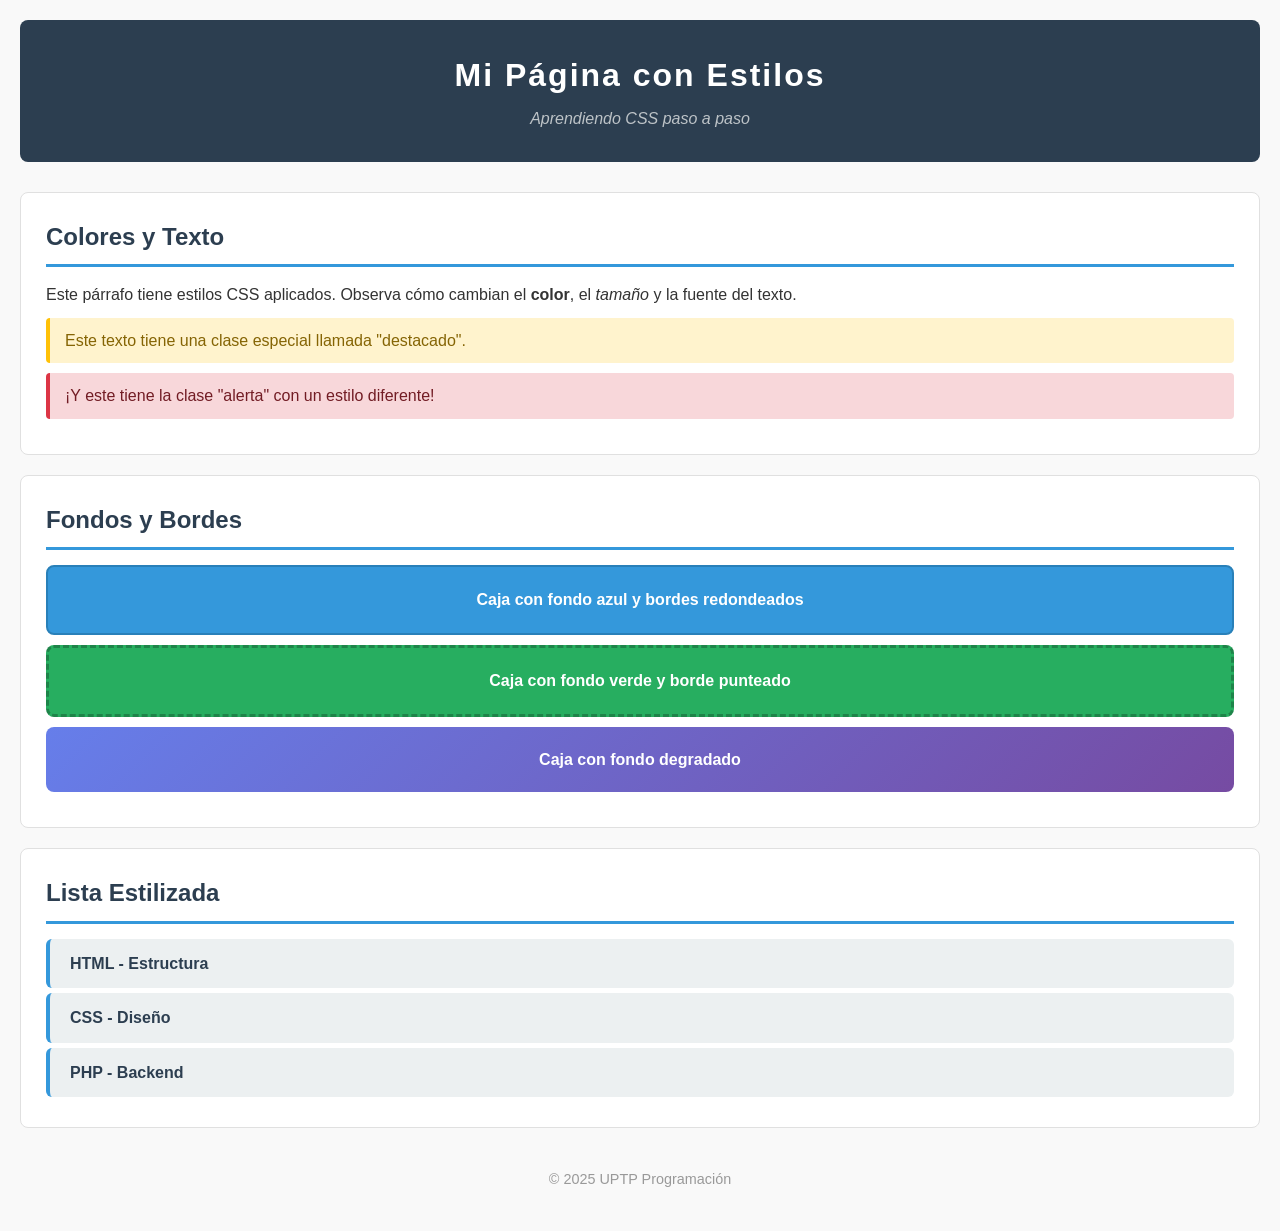
<file: 05-introduccion-css/ejemplos/index.html>
<!DOCTYPE html>
<html lang="es">
<head>
    <meta charset="UTF-8">
    <meta name="viewport" content="width=device-width, initial-scale=1.0">
    <title>Introducción a CSS - Ejemplo</title>
    <link rel="stylesheet" href="estilos-basicos.css">
</head>
<body>

    <header>
        <h1>Mi Página con Estilos</h1>
        <p class="subtitulo">Aprendiendo CSS paso a paso</p>
    </header>

    <main>
        <section>
            <h2>Colores y Texto</h2>
            <p>Este párrafo tiene estilos CSS aplicados. Observa cómo cambian el <strong>color</strong>, el <em>tamaño</em> y la fuente del texto.</p>
            <p class="destacado">Este texto tiene una clase especial llamada "destacado".</p>
            <p class="alerta">¡Y este tiene la clase "alerta" con un estilo diferente!</p>
        </section>

        <section>
            <h2>Fondos y Bordes</h2>
            <div class="caja caja-azul">
                <p>Caja con fondo azul y bordes redondeados</p>
            </div>
            <div class="caja caja-verde">
                <p>Caja con fondo verde y borde punteado</p>
            </div>
            <div class="caja caja-gradiente">
                <p>Caja con fondo degradado</p>
            </div>
        </section>

        <section>
            <h2>Lista Estilizada</h2>
            <ul class="lista-bonita">
                <li>HTML - Estructura</li>
                <li>CSS - Diseño</li>
                <li>PHP - Backend</li>
            </ul>
        </section>
    </main>

    <footer>
        <p>&copy; 2025 UPTP Programación</p>
    </footer>

</body>
</html>
</file>
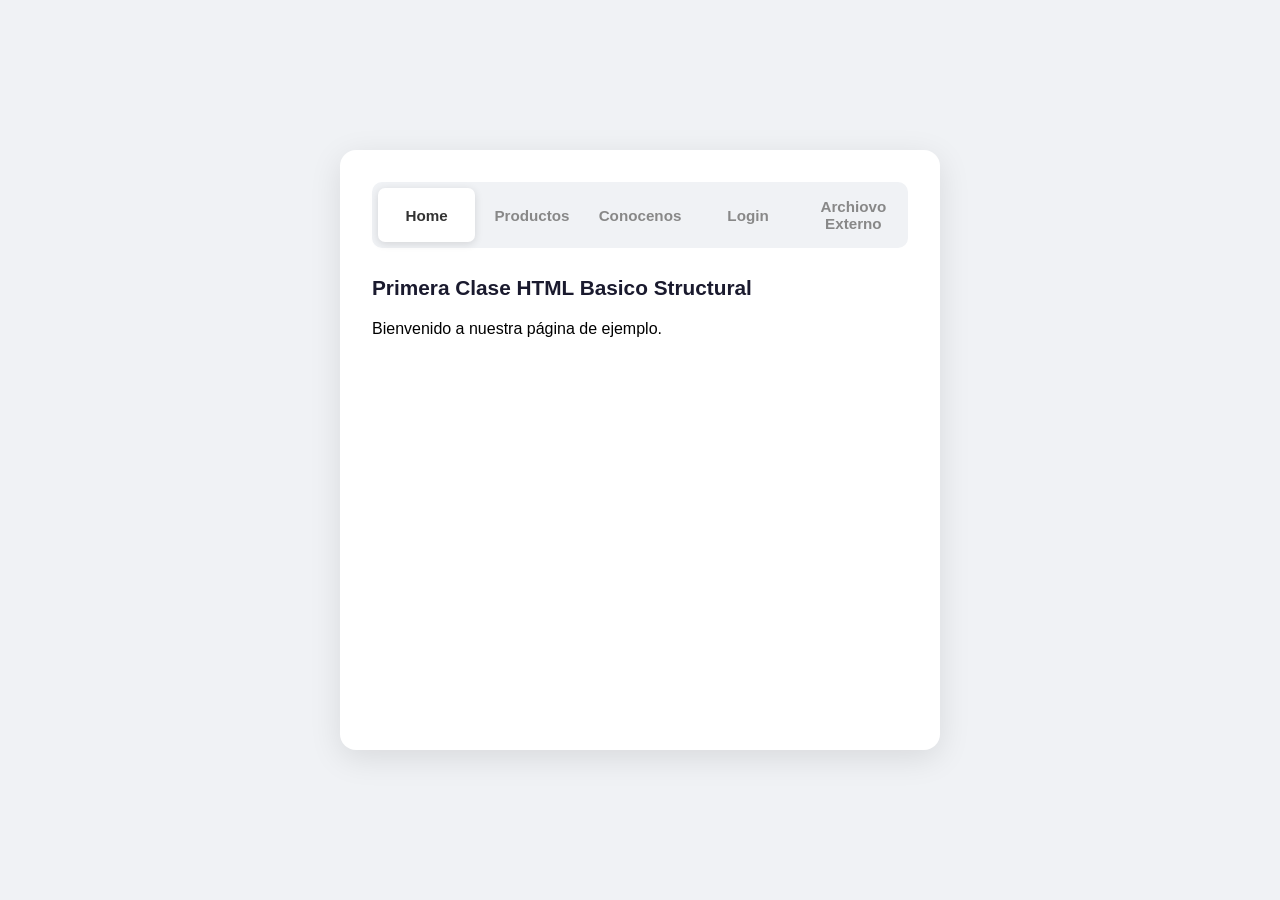
<file: clases/SegundaClase/Ejemplo Segunda Clase/index.html>
<!-- ===================================================================
     INDEX.HTML - Página principal con sistema de Tabs (pestañas)
     =================================================================== -->

<!-- ① DECLARACIÓN DEL TIPO DE DOCUMENTO
     DOCTYPE indica al navegador que este es un documento HTML5.
     Sin esta línea, el navegador podría entrar en "quirks mode"
     y renderizar la página de forma inconsistente.
     Ref: https://developer.mozilla.org/es/docs/Glossary/Doctype -->
<!DOCTYPE html>

<!-- ② ELEMENTO RAÍZ HTML
     <html> es el elemento raíz que envuelve todo el contenido.
     lang="es" indica que el idioma del contenido es español.
     Esto ayuda a lectores de pantalla y motores de búsqueda (SEO).
     Ref: https://developer.mozilla.org/es/docs/Web/HTML/Element/html
     Ref lang: https://developer.mozilla.org/es/docs/Web/HTML/Global_attributes/lang -->
<html lang="es">

<!-- ③ SECCIÓN HEAD - Metadatos del documento
     <head> contiene información SOBRE la página (no se muestra en pantalla).
     Incluye: charset, viewport, título, enlaces a CSS, etc.
     Ref: https://developer.mozilla.org/es/docs/Web/HTML/Element/head -->
<head>
  <!-- charset="UTF-8" define la codificación de caracteres.
       UTF-8 soporta todos los idiomas (ñ, á, é, 中文, العربية, etc.)
       Ref: https://developer.mozilla.org/es/docs/Web/HTML/Element/meta#charset -->
  <meta charset="UTF-8"/>

  <!-- viewport controla cómo se muestra la página en dispositivos móviles.
       width=device-width: el ancho se ajusta al ancho del dispositivo.
       initial-scale=1.0: sin zoom inicial.
       Sin esta línea, la página se vería diminuta en celulares.
       Ref: https://developer.mozilla.org/es/docs/Web/HTML/Viewport_meta_tag -->
  <meta name="viewport" content="width=device-width, initial-scale=1.0"/>

  <!-- <title> define el texto que aparece en la pestaña del navegador.
       También es usado por Google como título en resultados de búsqueda.
       Ref: https://developer.mozilla.org/es/docs/Web/HTML/Element/title -->
  <title>Menú con Formularios</title>

  <!-- <link rel="stylesheet"> enlaza un archivo CSS externo.
       href="style.css" indica la ruta al archivo de estilos.
       Esto separa la presentación (CSS) de la estructura (HTML).
       Ref: https://developer.mozilla.org/es/docs/Web/HTML/Element/link -->
  <link rel="stylesheet" href="style.css"/>
</head>

<!-- ④ SECCIÓN BODY - Contenido visible de la página
     Todo lo que está dentro de <body> se renderiza en el navegador.
     Ref: https://developer.mozilla.org/es/docs/Web/HTML/Element/body -->
<body>

  <!-- ⑤ CONTENEDOR PRINCIPAL
       <div> es un contenedor genérico sin significado semántico.
       class="container" le asigna una clase CSS para darle estilos
       (fondo blanco, bordes redondeados, sombra, ancho máximo).
       Ref: https://developer.mozilla.org/es/docs/Web/HTML/Element/div
       Ref class: https://developer.mozilla.org/es/docs/Web/HTML/Global_attributes/class -->
  <div class="container">

    <!-- ⑥ MENÚ DE NAVEGACIÓN CON TABS
         <nav> es un elemento semántico que indica una sección de navegación.
         Ayuda a lectores de pantalla a identificar el menú.
         Ref: https://developer.mozilla.org/es/docs/Web/HTML/Element/nav -->
    <nav class="menu">

      <!-- Cada <button> es un botón de pestaña.
           class="tab-btn" → estilos CSS del botón.
           class="active" → indica cuál pestaña está seleccionada inicialmente.
           data-tab="home" → atributo personalizado (data-*) que almacena
           el id del panel que este botón debe mostrar al hacer click.
           El JavaScript (app.js) lee este atributo con getAttribute('data-tab').
           Ref button: https://developer.mozilla.org/es/docs/Web/HTML/Element/button
           Ref data-*: https://developer.mozilla.org/es/docs/Learn/HTML/Howto/Use_data_attributes -->
      <button class="tab-btn active"
              data-tab="home">
        Home
      </button>
      <button class="tab-btn"
              data-tab="producto">
        Productos
      </button>
      <button class="tab-btn"
              data-tab="contacto">
        Conocenos
      </button>
      <button class="tab-btn"
              data-tab="login">
        Login
      </button>
       <!-- Botón que carga contenido desde un archivo HTML externo via iframe -->
            <button class="tab-btn"
                    data-tab="formularioRegistro">
                Archiovo Externo
            </button>
    </nav>

    <!-- ⑦ PANEL 1: HOME (visible por defecto)
         <section> es un elemento semántico que agrupa contenido temático.
         id="home" → identificador único para que JavaScript lo encuentre
         con getElementById('home').
         class="form-panel" → estilos CSS (oculto por defecto con display:none).
         class="active" → lo hace visible (display:block en CSS).
         Ref section: https://developer.mozilla.org/es/docs/Web/HTML/Element/section
         Ref id: https://developer.mozilla.org/es/docs/Web/HTML/Global_attributes/id -->
    <section id="home" class="form-panel active">
      <!-- <h2> es un encabezado de nivel 2 (subtítulo).
           Los niveles van de h1 (más importante) a h6 (menos importante).
           Ref: https://developer.mozilla.org/es/docs/Web/HTML/Element/Heading_Elements -->
      <h2>Primera Clase HTML Basico Structural</h2>
      <!-- <p> define un párrafo de texto.
           Ref: https://developer.mozilla.org/es/docs/Web/HTML/Element/p -->
      <p>Bienvenido a nuestra página de ejemplo.</p>
    </section>


    <!-- ⑧ PANEL 2: CONTACTO (oculto por defecto, sin clase "active")
         Contiene un formulario de contacto con campos de texto. -->
    <section id="contacto" class="form-panel">
      <h2>Contáctanos</h2>

      <!-- <form> define un formulario HTML para enviar datos.
           Sin atributo action, el formulario se envía a la misma página.
           Sin atributo method, usa GET por defecto.
           Ref: https://developer.mozilla.org/es/docs/Web/HTML/Element/form -->
      <form>
        <!-- <label> etiqueta descriptiva para un campo de formulario.
             Mejora la accesibilidad: lectores de pantalla lo leen al enfocar el campo.
             Ref: https://developer.mozilla.org/es/docs/Web/HTML/Element/label -->
        <label>Asunto</label>

        <!-- <input type="text"> crea un campo de texto de una sola línea.
             placeholder muestra texto de ayuda que desaparece al escribir.
             Ref input: https://developer.mozilla.org/es/docs/Web/HTML/Element/input
             Ref type="text": https://developer.mozilla.org/es/docs/Web/HTML/Element/input/text -->
        <input type="text" placeholder="¿En qué podemos ayudar?"/>

        <label>Mensaje</label>

        <!-- <textarea> crea un campo de texto multilínea.
             rows="4" define la altura visible (4 líneas de texto).
             A diferencia de <input>, permite saltos de línea.
             Ref: https://developer.mozilla.org/es/docs/Web/HTML/Element/textarea -->
        <textarea rows="4"
                  placeholder="Escribe tu mensaje aquí..."></textarea>

        <!-- type="submit" convierte el botón en un disparador del evento submit.
             Al hacer click, el formulario intenta enviar sus datos.
             Ref: https://developer.mozilla.org/es/docs/Web/HTML/Element/input/submit -->
        <button type="submit">Enviar mensaje</button>
      </form>
    </section>

    <!-- ⑨ PANEL 3: PRODUCTOS (oculto por defecto) -->
    <section id="producto" class="form-panel">
      <h2>Productos</h2>
      <p>Conoce nuestros productos y servicios.</p>

      <!-- <ul> crea una lista desordenada (con viñetas/bullets).
           Cada <li> es un elemento de la lista.
           Ref ul: https://developer.mozilla.org/es/docs/Web/HTML/Element/ul
           Ref li: https://developer.mozilla.org/es/docs/Web/HTML/Element/li -->
      <ul>
        <li>Producto A</li>
        <li>Producto B</li>
        <li>Producto C</li>
      </ul>
    </section>

    <!-- ⑩ PANEL 4: LOGIN (oculto por defecto)
         Formulario de inicio de sesión con usuario y contraseña. -->
    <section id="login" class="form-panel">
      <h2>Login</h2>
      <form>
        <label>Usuario</label>
        <input type="text" placeholder="Ingresa tu usuario"/>

        <label>Contraseña</label>

        <!-- type="password" oculta los caracteres escritos con puntos (•••).
             Es fundamental para campos de contraseña por seguridad visual.
             Ref: https://developer.mozilla.org/es/docs/Web/HTML/Element/input/password -->
        <input type="password" placeholder="Ingresa tu contraseña"/>

        <button type="submit">Iniciar sesión</button>
      </form>
    </section>

    <!-- ⑪ PANEL 5: FORMULARIO EXTERNO (cargado via iframe)
         Este panel carga un archivo HTML independiente dentro de un iframe. -->
    <section id="formularioRegistro" class="form-panel">

        <!-- <iframe> incrusta otro documento HTML dentro de la página actual.
             src="formularioRegistro.html" → ruta del archivo a cargar.
             width="100%" → ocupa todo el ancho del contenedor.
             height="450" → altura fija de 450 píxeles.
             style="border: none" → elimina el borde predeterminado del iframe.
             NOTA: El documento dentro del iframe tiene su propio DOM,
             CSS y JavaScript independientes del documento padre.
             Ref: https://developer.mozilla.org/es/docs/Web/HTML/Element/iframe -->
        <iframe
            src="formularioRegistro.html"
            width="100%"
            height="450"
            style="border: none; border-radius: 8px;"
        ></iframe>
    </section>

  </div>

  <!-- ⑫ SCRIPT DE JAVASCRIPT
       <script src="app.js"> carga y ejecuta un archivo JavaScript externo.
       Se coloca al final del body para que el HTML ya esté cargado
       cuando el script intente acceder a los elementos del DOM.
       Si se coloca en el <head>, los elementos aún no existirían.
       Ref: https://developer.mozilla.org/es/docs/Web/HTML/Element/script -->
  <script src="app.js"></script>
</body>
</html>
</file>
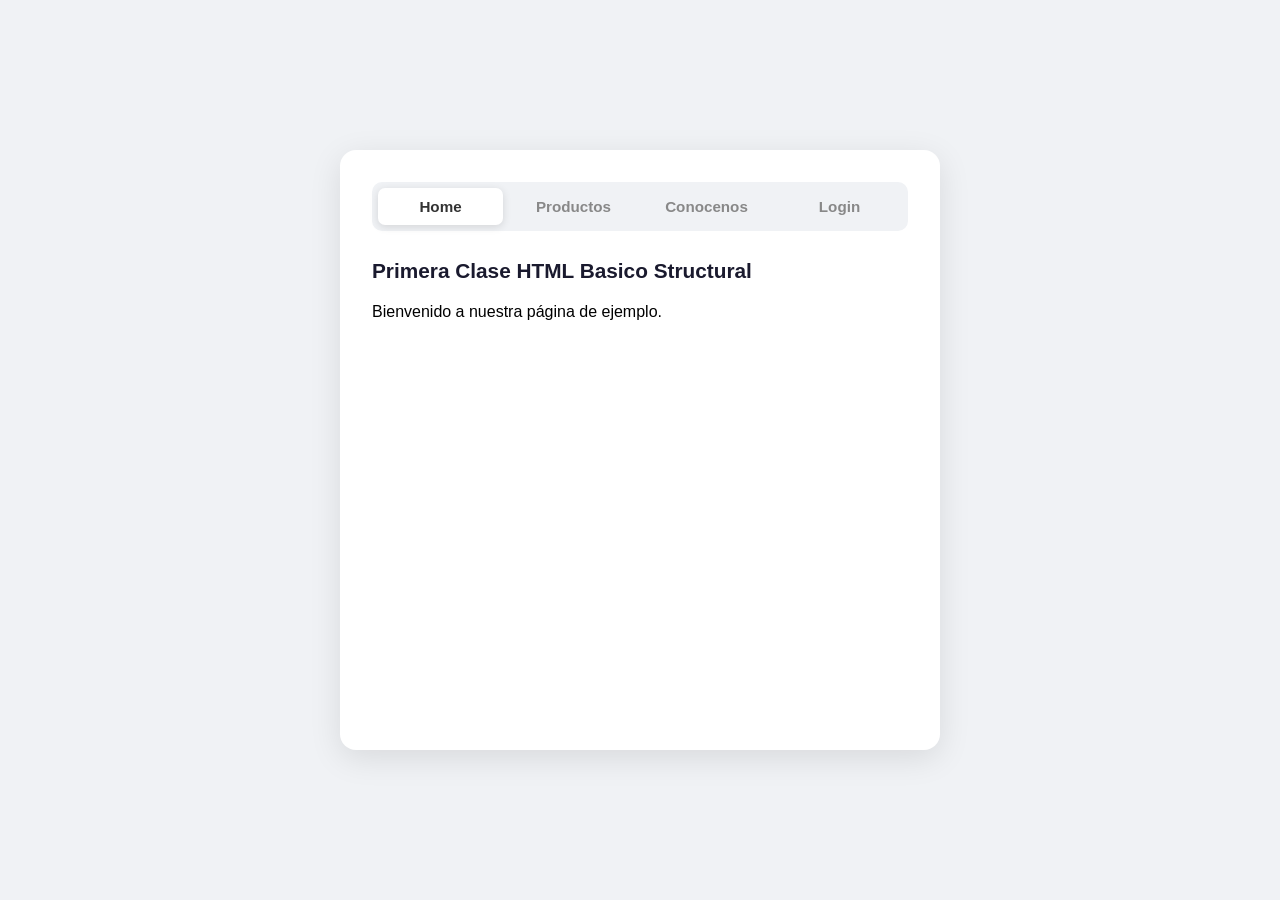
<file: clases/SegundaClase/Ejemplo/index.html>
<!-- index.html -->
<!DOCTYPE html>
<html lang="es">
<head>
  <meta charset="UTF-8"/>
  <meta name="viewport" content="width=device-width, initial-scale=1.0"/>
  <title>Menú con Formularios</title>
  <link rel="stylesheet" href="style.css"/>
</head>
<body>

  <div class="container">

    <!-- ① MENÚ DE NAVEGACIÓN -->
    <nav class="menu">
      <button class="tab-btn active"
              data-tab="home">
        Home
      </button>
      <button class="tab-btn"
              data-tab="producto">
        Productos
      </button>
      <button class="tab-btn"
              data-tab="contacto">
        Conocenos
      </button>
      <button class="tab-btn"
              data-tab="login">
        Login
      </button>
    </nav>

    <!-- ② FORMULARIO 1: REGISTRO -->
    <section id="home" class="form-panel active">
      <h2>Primera Clase HTML Basico Structural</h2>
      <p>Bienvenido a nuestra página de ejemplo.</p>
    </section>
    


    

    <!-- ③ FORMULARIO 2: CONTACTO -->
    <section id="contacto" class="form-panel">
      <h2>Contáctanos</h2>
      <form>
        <label>Asunto</label>
        <input type="text" placeholder="¿En qué podemos ayudar?"/>

        <label>Mensaje</label>
        <textarea rows="4"
                  placeholder="Escribe tu mensaje aquí..."></textarea>

        <button type="submit">Enviar mensaje</button>
      </form>
    </section>

    <!-- ③ FORMULARIO 3: Otros -->
    <section id="producto" class="form-panel">
      <h2>Productos</h2>
      <p>Conoce nuestros productos y servicios.</p>
      <ul>
        <li>Producto A</li>
        <li>Producto B</li>
        <li>Producto C</li>
      </ul>
    </section>  

    <section id="login" class="form-panel">
      <h2>Login</h2>
      <form>
        <label>Usuario</label>
        <input type="text" placeholder="Ingresa tu usuario"/>

        <label>Contraseña</label>
        <input type="password" placeholder="Ingresa tu contraseña"/>

        <button type="submit">Iniciar sesión</button>
      </form>
    </section>

  </div>

  <script src="app.js"></script>
</body>
</html>
</file>
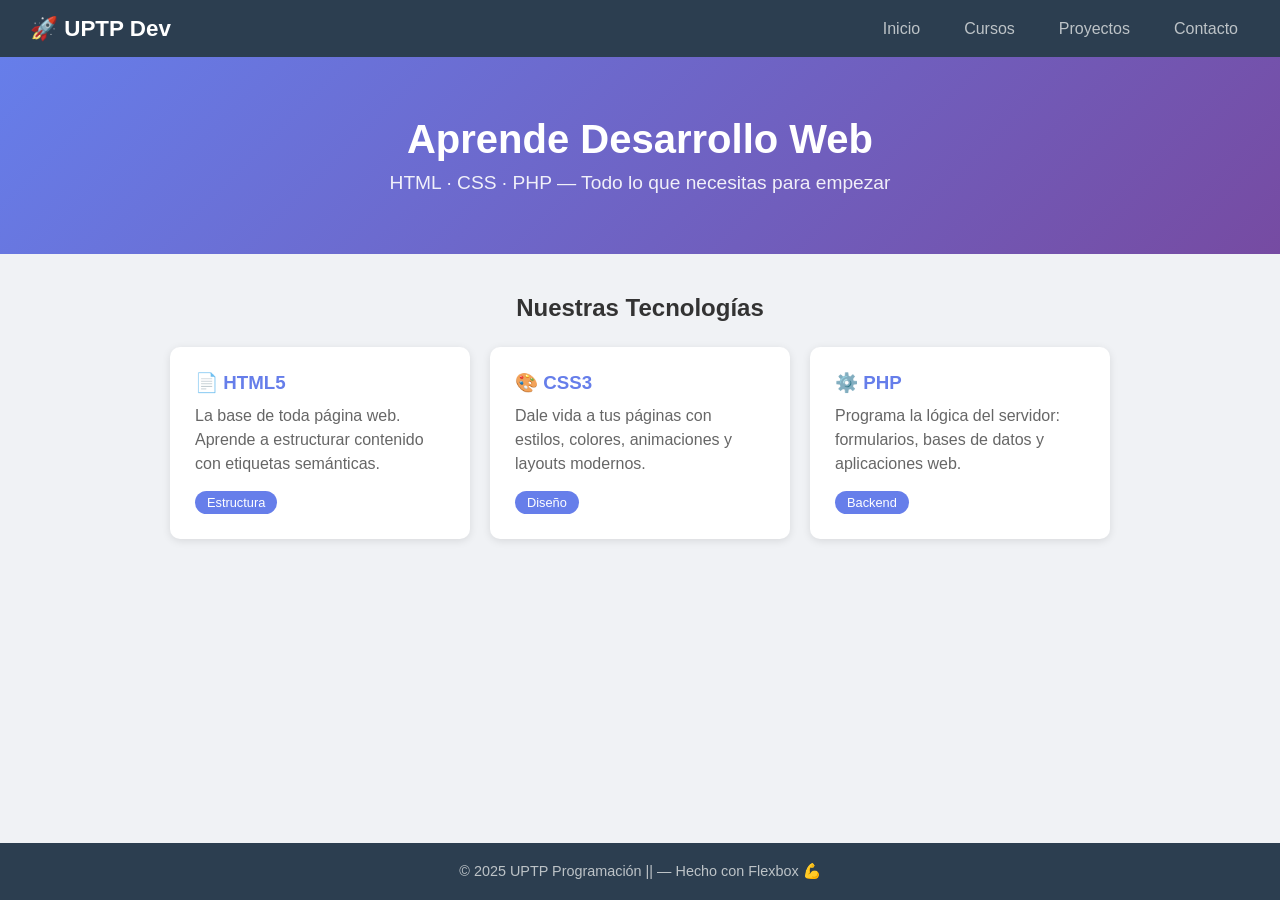
<file: layout-flexbox.html>
<!DOCTYPE html>
<html lang="es">
<head>
    <meta charset="UTF-8">
    <meta name="viewport" content="width=device-width, initial-scale=1.0">
    <title>Layout con Flexbox - Ejemplo</title>
    <style>
        * { box-sizing: border-box; margin: 0; padding: 0; }

        body {
            font-family: 'Segoe UI', sans-serif;
            display: flex;
            flex-direction: column;
            min-height: 100vh;
            background: #f0f2f5;
            color: #333;
        }

        /* --- NAVBAR --- */
        nav {
            display: flex;
            justify-content: space-between;
            align-items: center;
            background: #2c3e50;
            color: white;
            padding: 15px 30px;
        }

        .logo { font-size: 1.4rem; font-weight: bold; }

        .nav-links {
            display: flex;
            gap: 20px;
            list-style: none;
        }

        .nav-links a {
            color: #bdc3c7;
            text-decoration: none;
            padding: 8px 12px;
            border-radius: 4px;
            transition: background 0.3s;
        }

        .nav-links a:hover {
            background: #34495e;
            color: white;
        }

        /* --- HERO (centrado con flexbox) --- */
        .hero {
            display: flex;
            justify-content: center;
            align-items: center;
            flex-direction: column;
            background: linear-gradient(135deg, #667eea, #764ba2);
            color: white;
            padding: 60px 20px;
            text-align: center;
        }

        .hero h1 { font-size: 2.5rem; margin-bottom: 10px; }
        .hero p { font-size: 1.2rem; opacity: 0.9; }

        /* --- GRID DE TARJETAS --- */
        main {
            flex: 1;
            padding: 40px 30px;
            max-width: 1000px;
            margin: 0 auto;
            width: 100%;
        }

        main h2 { text-align: center; margin-bottom: 25px; }

        .tarjetas {
            display: flex;
            flex-wrap: wrap;
            gap: 20px;
            justify-content: center;
        }

        .tarjeta {
            flex: 1 1 280px;
            max-width: 320px;
            background: white;
            border-radius: 10px;
            padding: 25px;
            box-shadow: 0 2px 8px rgba(0, 0, 0, 0.1);
            transition: transform 0.3s;
        }

        .tarjeta:hover { transform: translateY(-5px); }

        .tarjeta h3 { color: #667eea; margin-bottom: 10px; }
        .tarjeta p { color: #666; line-height: 1.5; }

        .etiqueta {
            display: inline-block;
            background: #667eea;
            color: white;
            padding: 4px 12px;
            border-radius: 20px;
            font-size: 0.8rem;
            margin-top: 15px;
        }

        /* --- FOOTER --- */
        footer {
            display: flex;
            justify-content: center;
            align-items: center;
            background: #2c3e50;
            color: #bdc3c7;
            padding: 20px;
            font-size: 0.9rem;
        }
    </style>
</head>
<body>

    <!-- NAVBAR con justify-content: space-between -->
    <nav>
        <div class="logo">🚀 UPTP Dev</div>
        <ul class="nav-links">
            <li><a href="#">Inicio</a></li>
            <li><a href="#">Cursos</a></li>
            <li><a href="#">Proyectos</a></li>
            <li><a href="#">Contacto</a></li>
        </ul>
    </nav>

    <!-- HERO centrado con flexbox -->
    <section class="hero">
        <h1>Aprende Desarrollo Web</h1>
        <p>HTML · CSS · PHP — Todo lo que necesitas para empezar</p>
    </section>

    <!-- TARJETAS con flex-wrap -->
    <main>
        <h2>Nuestras Tecnologías</h2>
        <div class="tarjetas">
            <div class="tarjeta">
                <h3>📄 HTML5</h3>
                <p>La base de toda página web. Aprende a estructurar contenido con etiquetas semánticas.</p>
                <span class="etiqueta">Estructura</span>
            </div>
            <div class="tarjeta">
                <h3>🎨 CSS3</h3>
                <p>Dale vida a tus páginas con estilos, colores, animaciones y layouts modernos.</p>
                <span class="etiqueta">Diseño</span>
            </div>
            <div class="tarjeta">
                <h3>⚙️ PHP</h3>
                <p>Programa la lógica del servidor: formularios, bases de datos y aplicaciones web.</p>
                <span class="etiqueta">Backend</span>
            </div>
        </div>
    </main>

    <!-- FOOTER al fondo (gracias a flex: 1 en main) -->
    <footer>
        <p>&copy; 2025 UPTP Programación || — Hecho con Flexbox 💪</p>
    </footer>

</body>
</html>
</file>
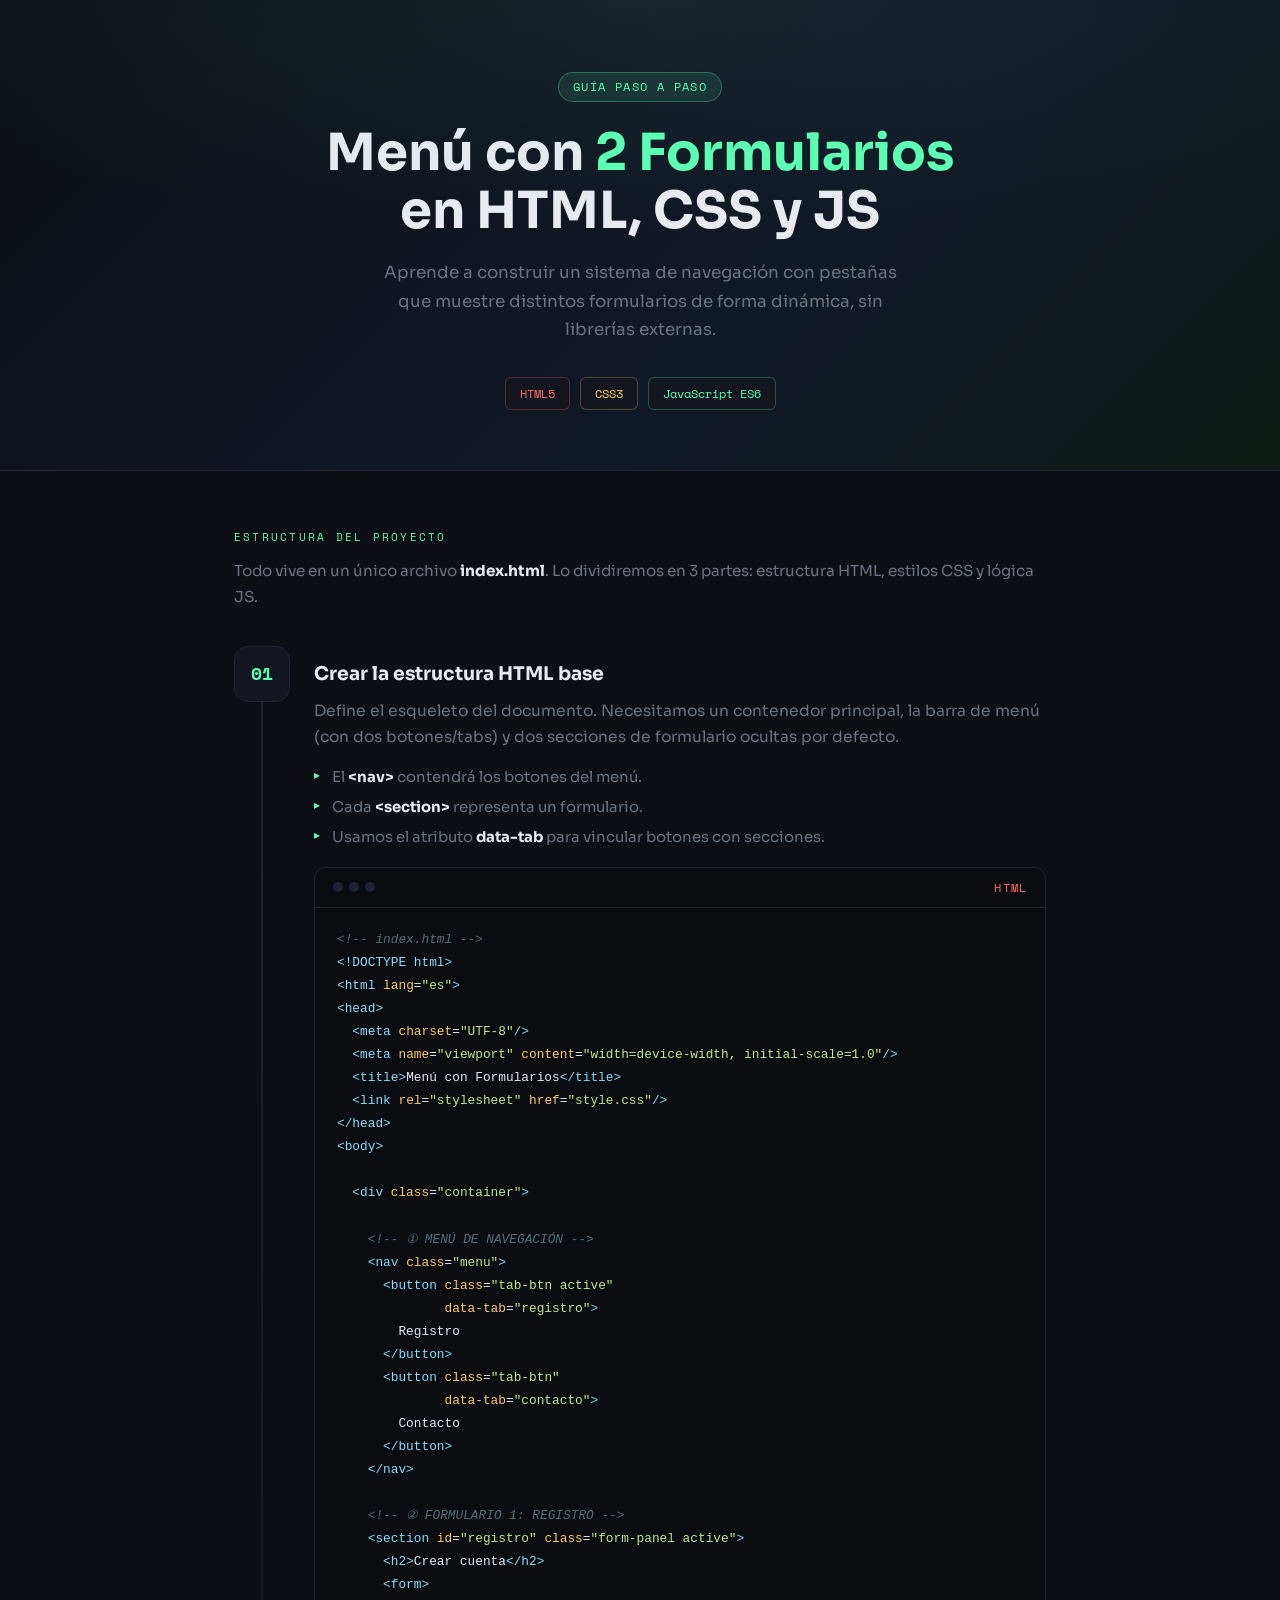
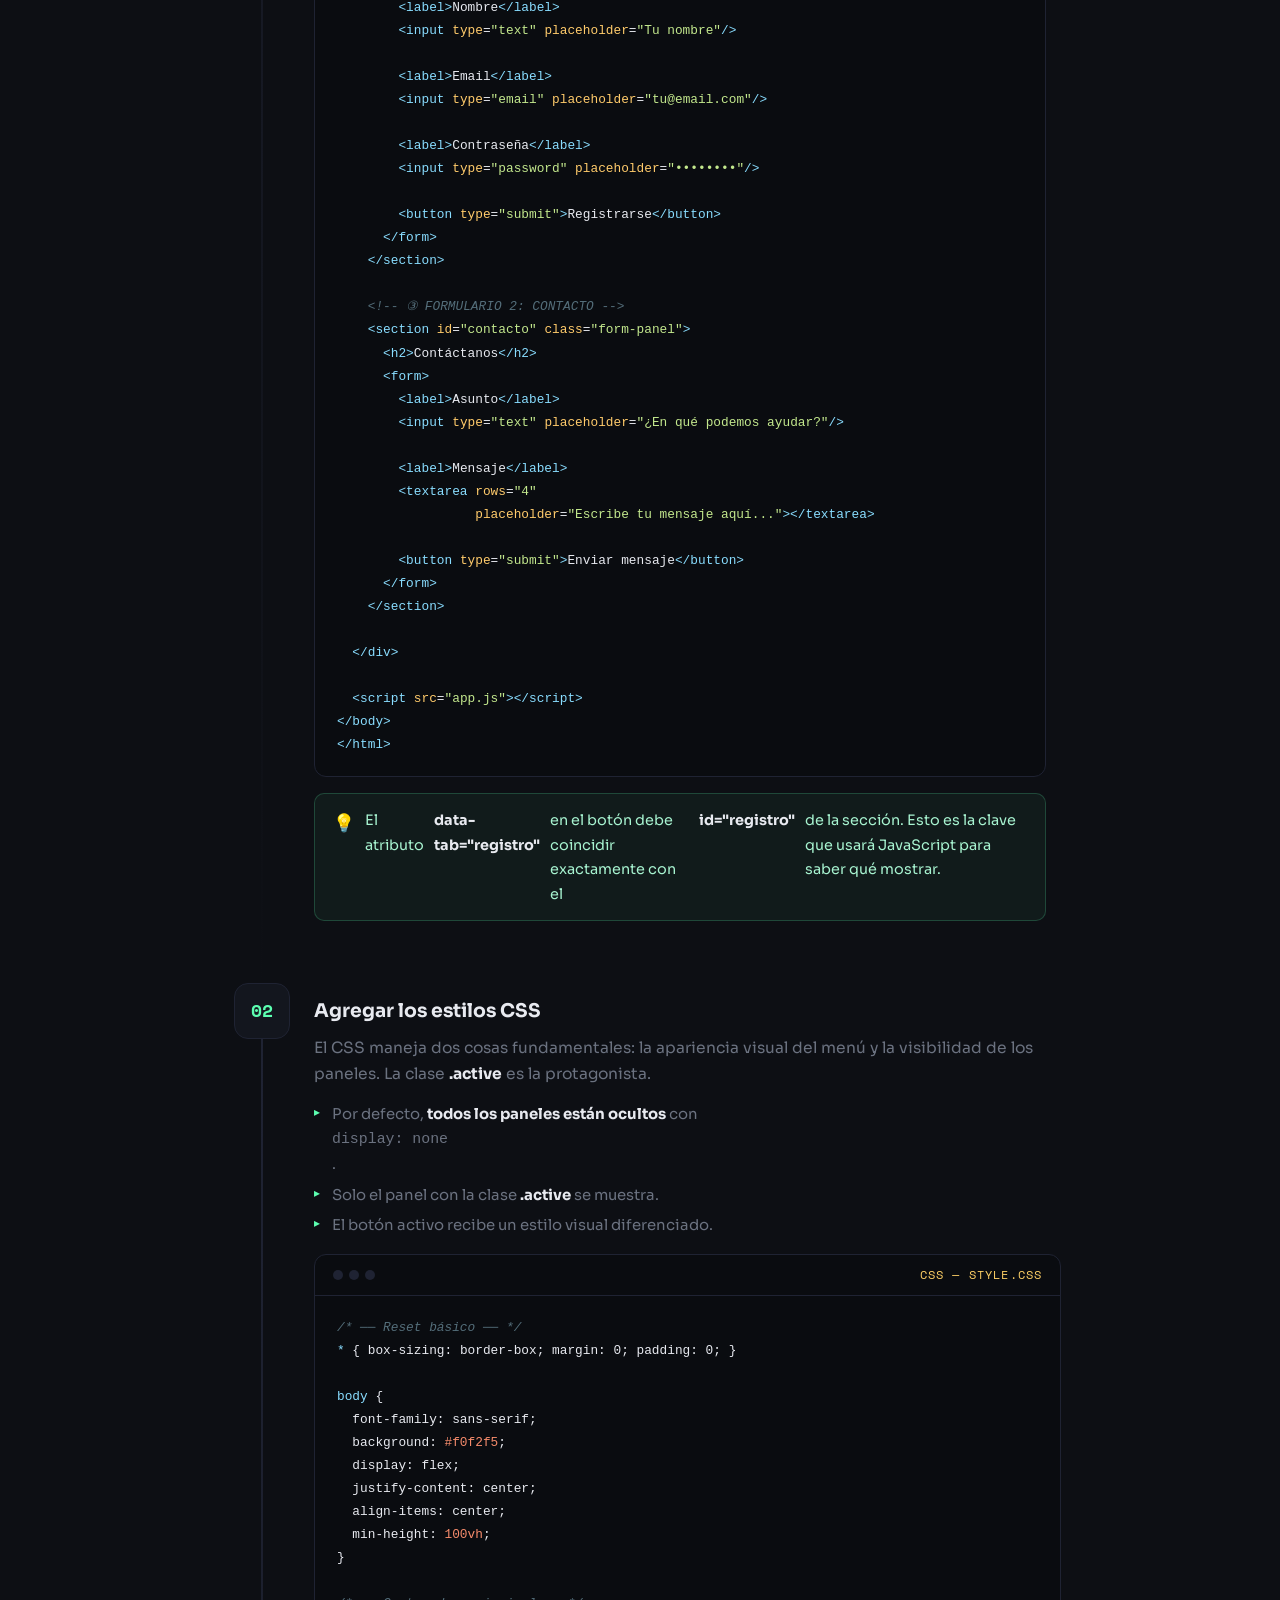
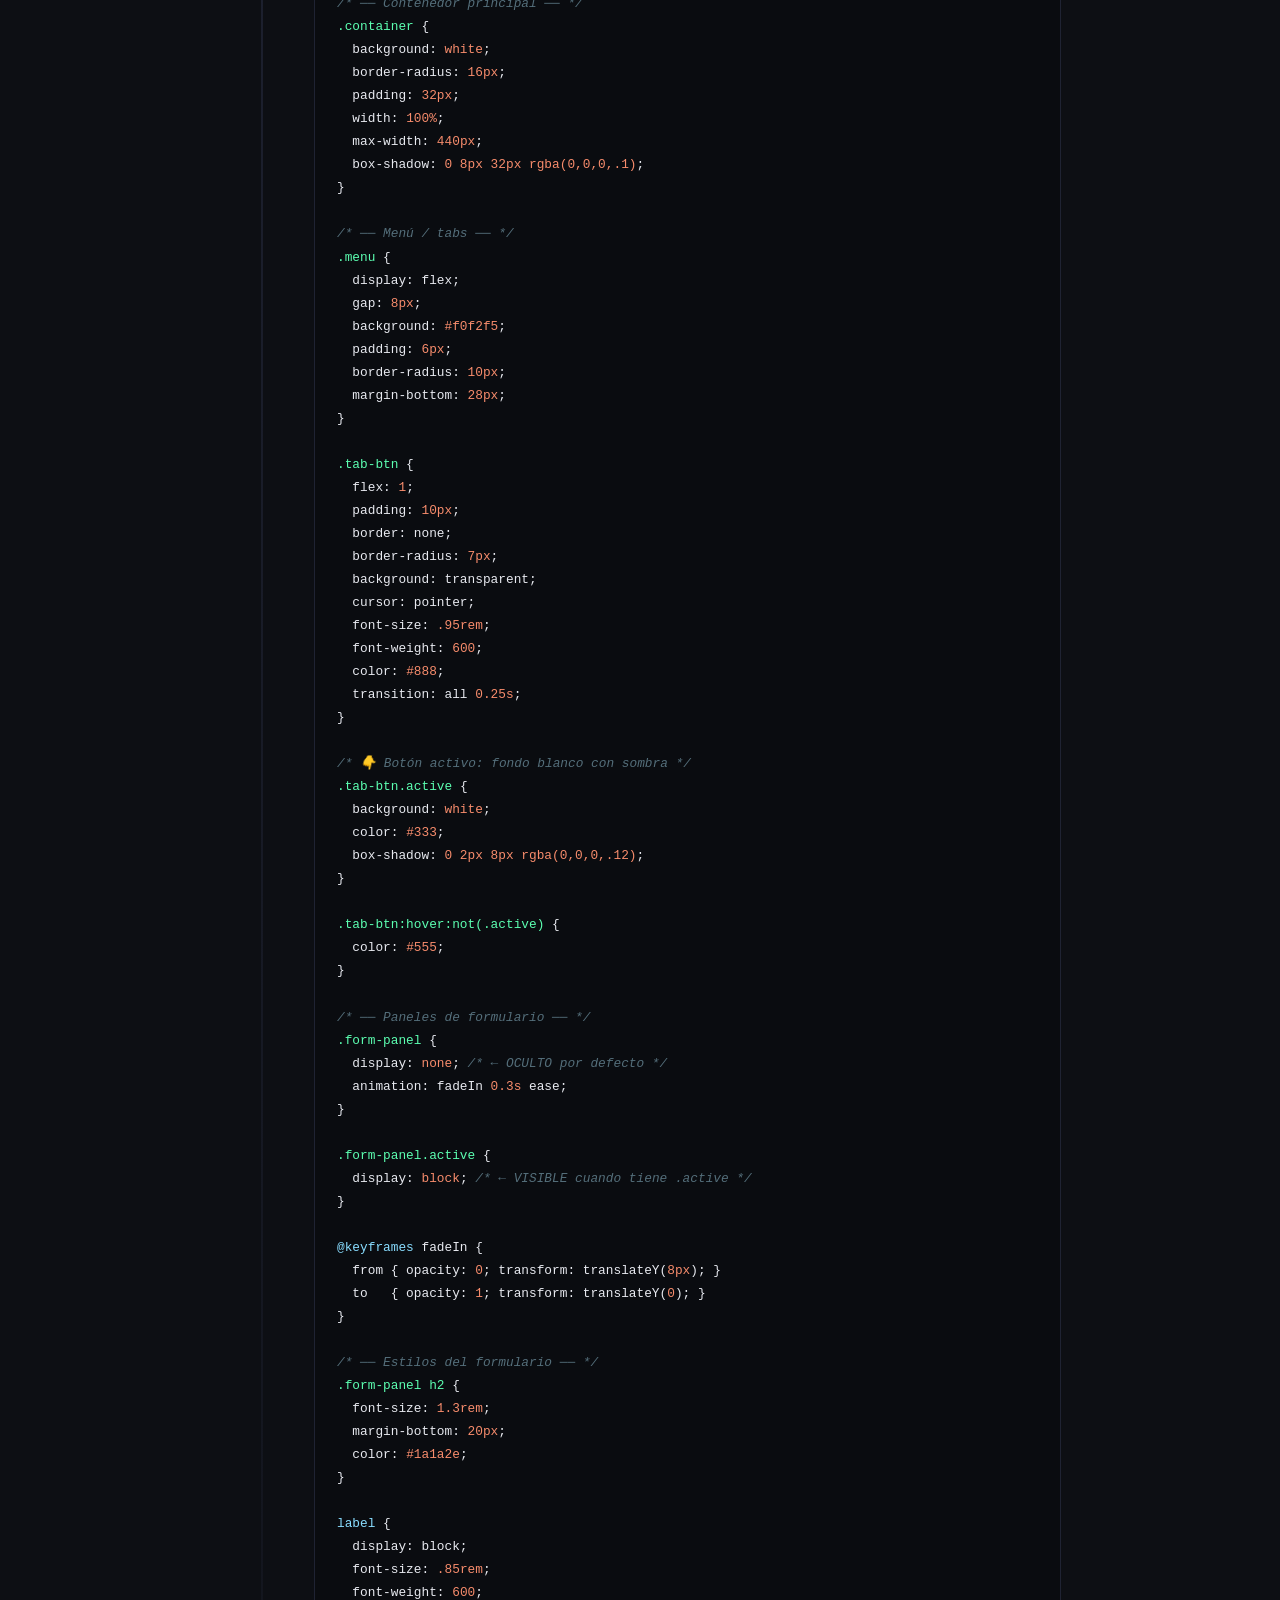
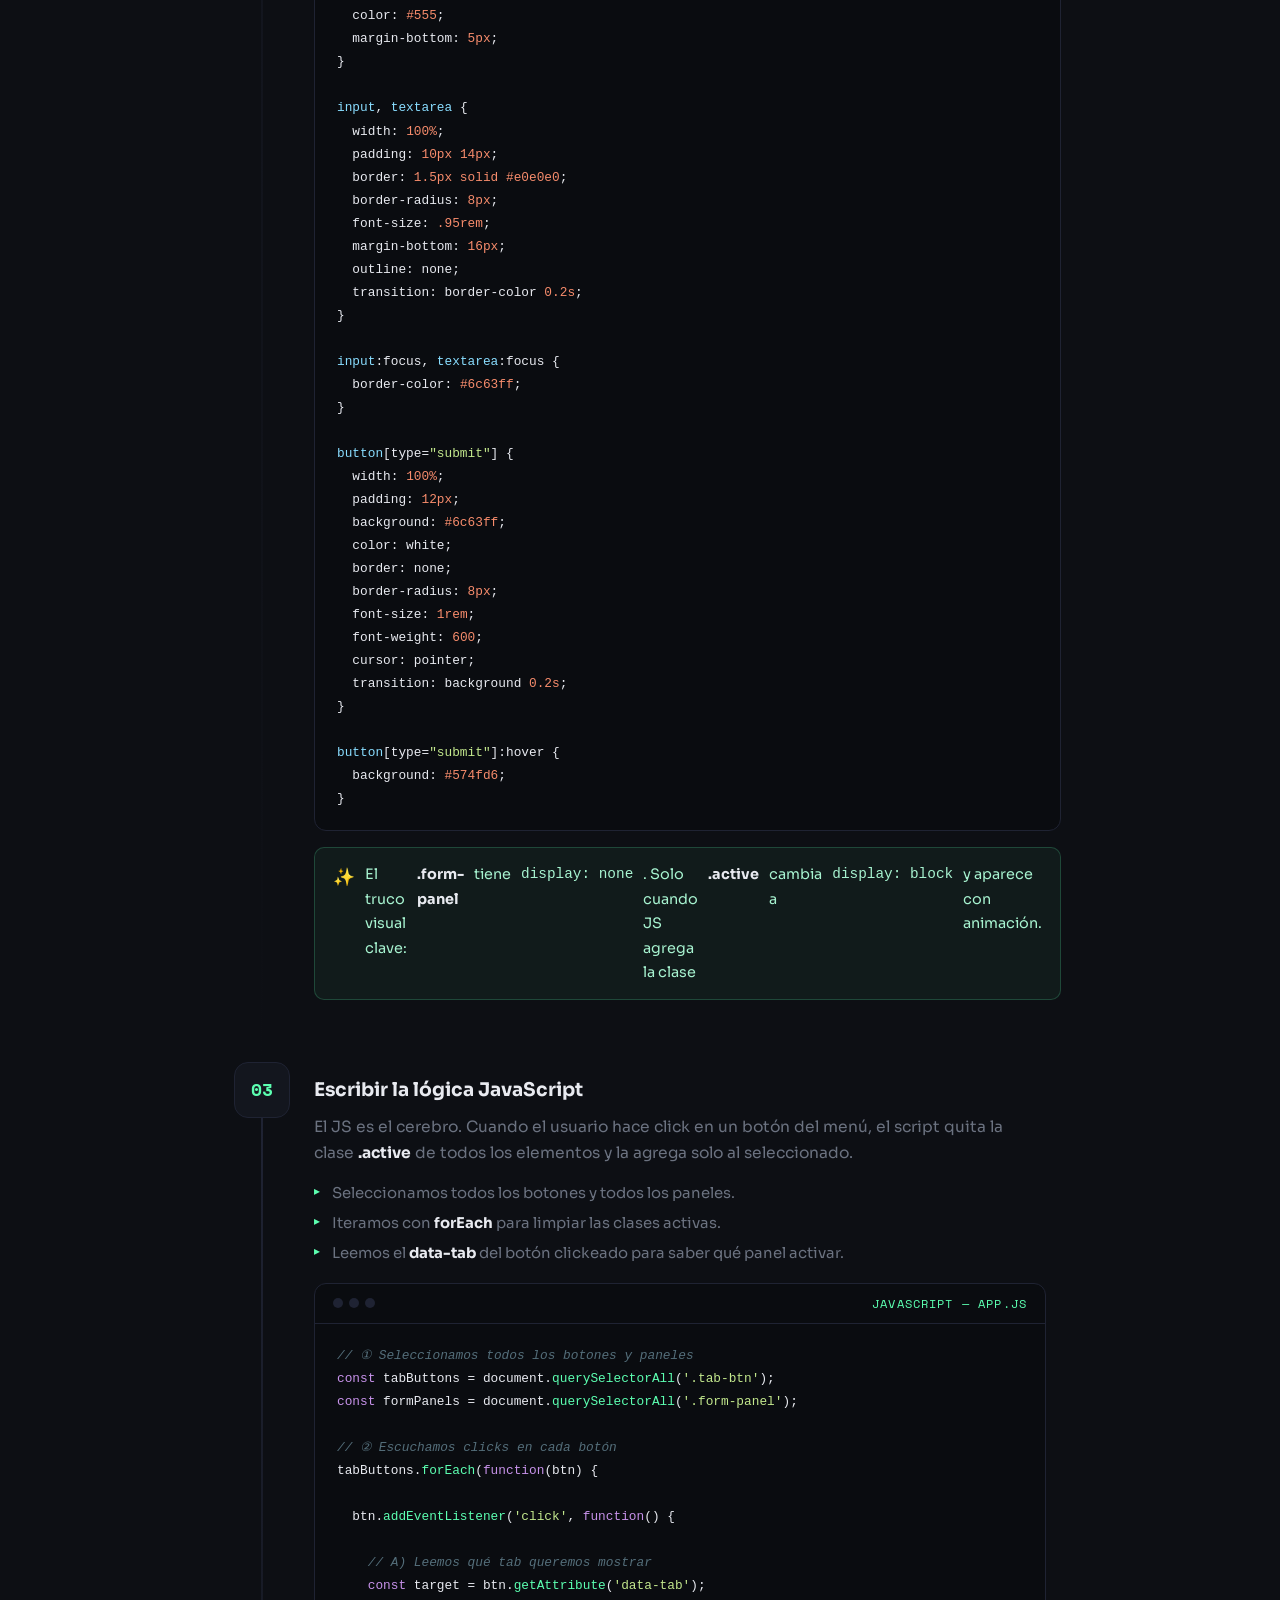
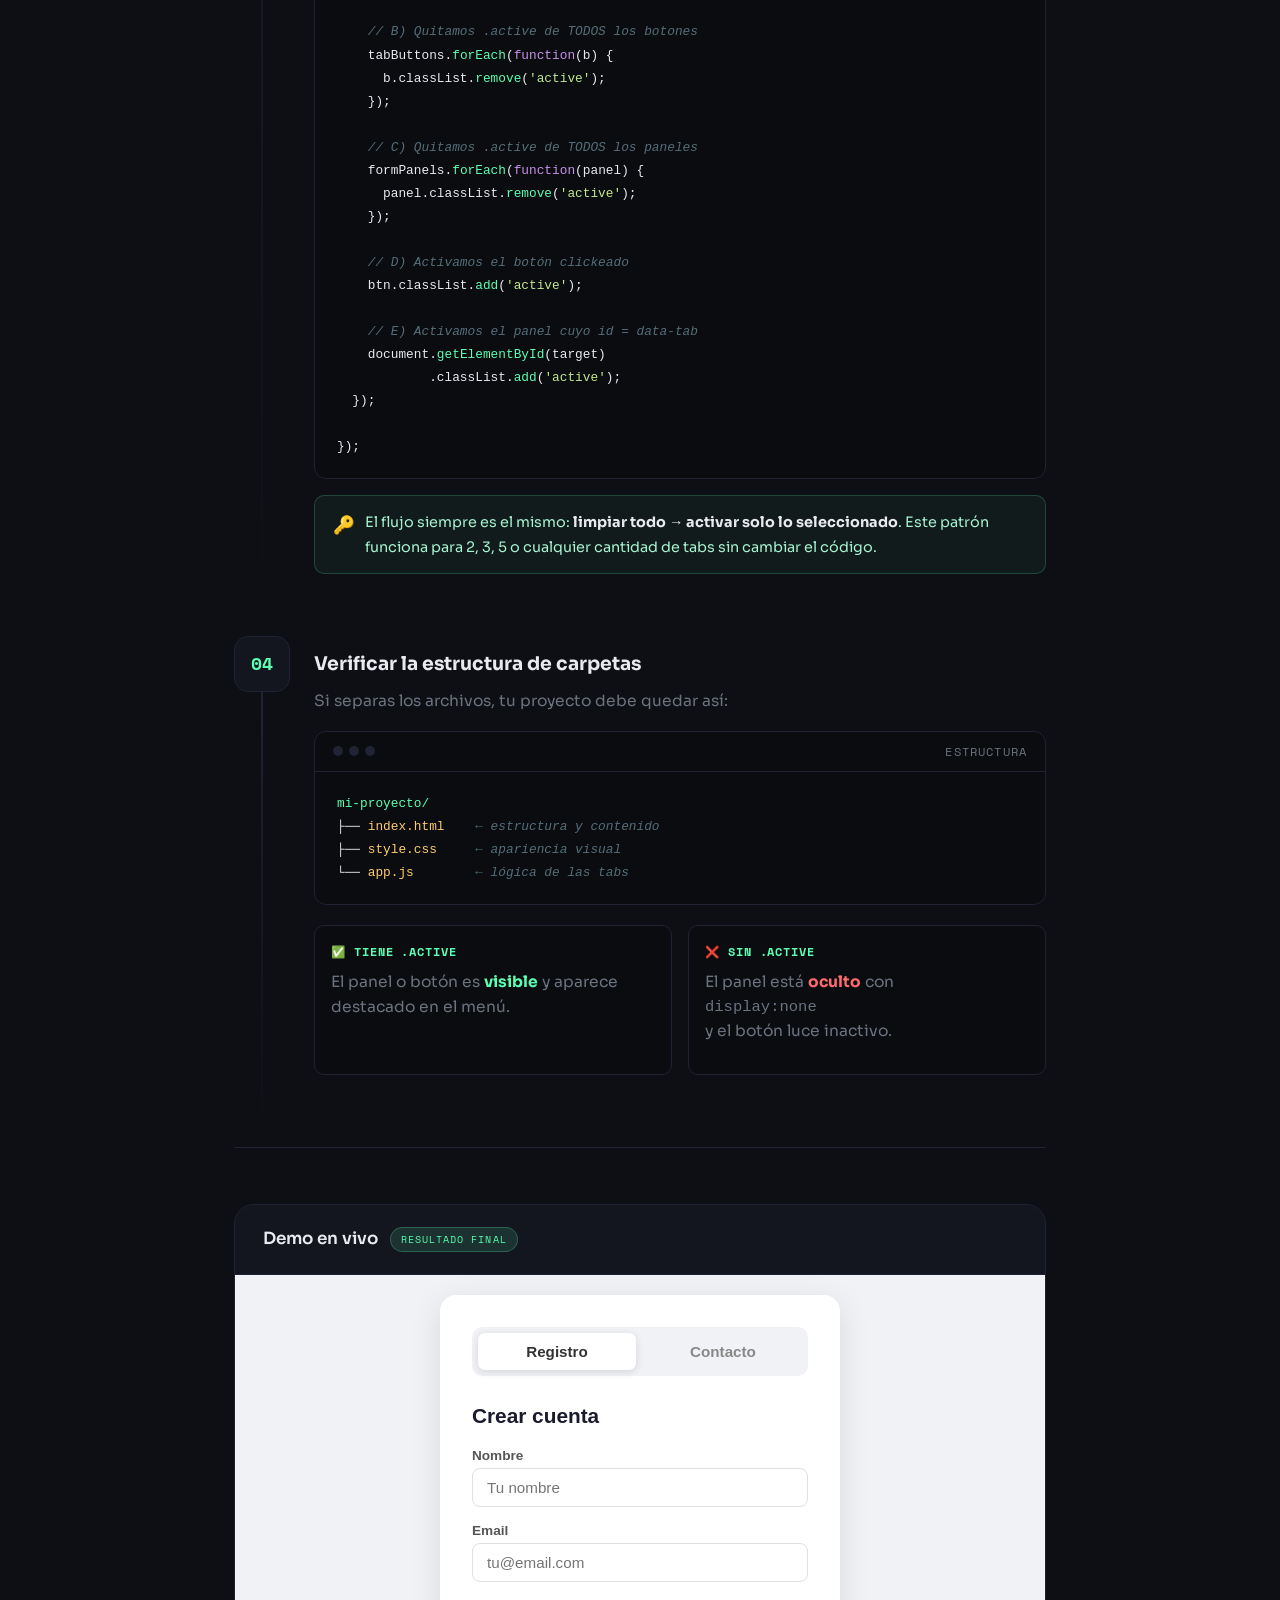
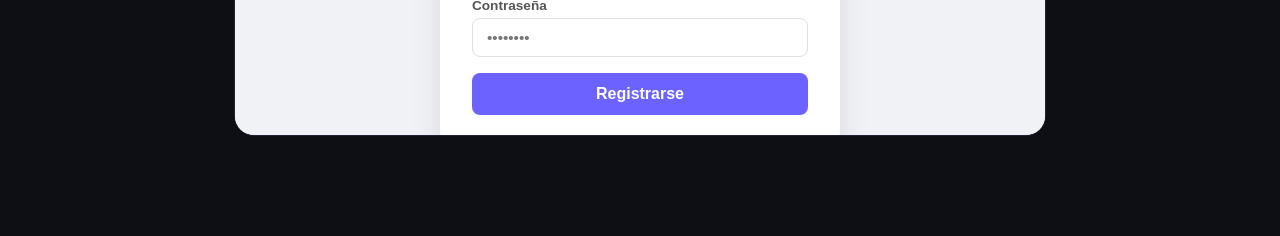
<file: Primera Clase/guia-menu-formularios-1.html>
<!DOCTYPE html>
<html lang="es">
<head>
  <meta charset="UTF-8" />
  <meta name="viewport" content="width=device-width, initial-scale=1.0"/>
  <title>Guía: Menú con 2 Formularios — HTML · CSS · JS</title>
  <link href="https://fonts.googleapis.com/css2?family=Space+Mono:wght@400;700&family=Sora:wght@300;400;600;700&display=swap" rel="stylesheet"/>
  <style>
    :root {
      --bg: #0d0f14;
      --surface: #13161e;
      --border: #1f2333;
      --accent: #5cffb1;
      --accent2: #ff6b6b;
      --accent3: #ffd166;
      --text: #e8eaf0;
      --muted: #6b7280;
      --code-bg: #0a0c10;
      --step-w: 780px;
    }

    *, *::before, *::after { box-sizing: border-box; margin: 0; padding: 0; }

    body {
      background: var(--bg);
      color: var(--text);
      font-family: 'Sora', sans-serif;
      line-height: 1.7;
      min-height: 100vh;
    }

    /* ── HERO ── */
    .hero {
      background: linear-gradient(135deg, #0d0f14 0%, #111827 60%, #0f1a14 100%);
      border-bottom: 1px solid var(--border);
      padding: 72px 24px 60px;
      text-align: center;
      position: relative;
      overflow: hidden;
    }
    .hero::before {
      content: '';
      position: absolute;
      inset: 0;
      background: radial-gradient(ellipse 70% 50% at 50% 0%, rgba(92,255,177,.07), transparent);
    }
    .badge {
      display: inline-block;
      background: rgba(92,255,177,.1);
      border: 1px solid rgba(92,255,177,.3);
      color: var(--accent);
      font-family: 'Space Mono', monospace;
      font-size: .72rem;
      letter-spacing: .12em;
      padding: 4px 14px;
      border-radius: 999px;
      margin-bottom: 22px;
    }
    .hero h1 {
      font-size: clamp(2rem, 5vw, 3.2rem);
      font-weight: 700;
      line-height: 1.15;
      max-width: 700px;
      margin: 0 auto 18px;
    }
    .hero h1 span { color: var(--accent); }
    .hero p {
      color: var(--muted);
      max-width: 520px;
      margin: 0 auto;
      font-size: 1.05rem;
    }
    .tech-pills {
      display: flex;
      gap: 10px;
      justify-content: center;
      flex-wrap: wrap;
      margin-top: 32px;
    }
    .pill {
      font-family: 'Space Mono', monospace;
      font-size: .78rem;
      padding: 5px 14px;
      border-radius: 6px;
      border: 1px solid var(--border);
      background: var(--surface);
    }
    .pill.html { border-color: #ff6b6b44; color: var(--accent2); }
    .pill.css  { border-color: #ffd16644; color: var(--accent3); }
    .pill.js   { border-color: #5cffb144; color: var(--accent);  }

    /* ── MAIN LAYOUT ── */
    main {
      max-width: 860px;
      margin: 0 auto;
      padding: 56px 24px 100px;
    }

    /* ── SECTION TITLE ── */
    .section-title {
      font-family: 'Space Mono', monospace;
      font-size: .7rem;
      letter-spacing: .2em;
      color: var(--accent);
      text-transform: uppercase;
      margin-bottom: 12px;
    }

    /* ── STEP CARD ── */
    .step {
      display: grid;
      grid-template-columns: 56px 1fr;
      gap: 0 24px;
      margin-bottom: 48px;
      position: relative;
    }
    .step:not(:last-child)::before {
      content: '';
      position: absolute;
      left: 27px;
      top: 56px;
      bottom: -48px;
      width: 2px;
      background: linear-gradient(to bottom, var(--border), transparent);
    }
    .step-num {
      width: 56px;
      height: 56px;
      border-radius: 14px;
      background: var(--surface);
      border: 1px solid var(--border);
      display: flex;
      align-items: center;
      justify-content: center;
      font-family: 'Space Mono', monospace;
      font-size: 1.1rem;
      font-weight: 700;
      color: var(--accent);
      flex-shrink: 0;
    }
    .step-body { padding-top: 12px; }
    .step-body h2 {
      font-size: 1.18rem;
      font-weight: 700;
      margin-bottom: 8px;
    }
    .step-body p { color: var(--muted); margin-bottom: 14px; font-size: .97rem; }
    .step-body ul {
      list-style: none;
      margin: 0 0 14px;
      padding: 0;
    }
    .step-body ul li {
      color: var(--muted);
      font-size: .93rem;
      padding-left: 18px;
      position: relative;
      margin-bottom: 5px;
    }
    .step-body ul li::before {
      content: '▸';
      position: absolute;
      left: 0;
      color: var(--accent);
      font-size: .75rem;
    }
    .step-body strong { color: var(--text); }

    /* ── CODE BLOCK ── */
    .code-block {
      background: var(--code-bg);
      border: 1px solid var(--border);
      border-radius: 12px;
      overflow: hidden;
      margin: 16px 0;
    }
    .code-header {
      display: flex;
      align-items: center;
      justify-content: space-between;
      padding: 10px 18px;
      border-bottom: 1px solid var(--border);
    }
    .code-lang {
      font-family: 'Space Mono', monospace;
      font-size: .72rem;
      letter-spacing: .1em;
      text-transform: uppercase;
    }
    .code-lang.html { color: var(--accent2); }
    .code-lang.css  { color: var(--accent3); }
    .code-lang.js   { color: var(--accent); }
    .code-dots { display: flex; gap: 6px; }
    .code-dots span {
      width: 10px; height: 10px;
      border-radius: 50%;
      background: var(--border);
    }
    pre {
      padding: 20px 22px;
      overflow-x: auto;
      font-family: 'Space Mono', monospace;
      font-size: .8rem;
      line-height: 1.8;
    }
    code { display: block; white-space: pre; }

    /* syntax highlight helpers */
    .kw { color: #c792ea; }
    .str { color: #c3e88d; }
    .attr { color: #ffcb6b; }
    .tag { color: #89ddff; }
    .cm  { color: #546e7a; font-style: italic; }
    .val { color: #f78c6c; }
    .fn  { color: var(--accent); }

    /* ── NOTE BOX ── */
    .note {
      background: rgba(92,255,177,.05);
      border: 1px solid rgba(92,255,177,.2);
      border-radius: 10px;
      padding: 14px 18px;
      font-size: .9rem;
      color: #a7f3d0;
      margin: 14px 0;
      display: flex;
      gap: 10px;
      align-items: flex-start;
    }
    .note .icon { font-size: 1.1rem; flex-shrink: 0; margin-top: 1px; }

    /* ── DIVIDER ── */
    .divider {
      border: none;
      border-top: 1px solid var(--border);
      margin: 52px 0;
    }

    /* ── DEMO SECTION ── */
    .demo-section {
      background: var(--surface);
      border: 1px solid var(--border);
      border-radius: 20px;
      overflow: hidden;
      margin-top: 56px;
    }
    .demo-header {
      padding: 20px 28px;
      border-bottom: 1px solid var(--border);
      display: flex;
      align-items: center;
      gap: 12px;
    }
    .demo-header h2 { font-size: 1.05rem; font-weight: 600; }
    .demo-badge {
      background: rgba(92,255,177,.12);
      border: 1px solid rgba(92,255,177,.25);
      color: var(--accent);
      font-family: 'Space Mono', monospace;
      font-size: .65rem;
      letter-spacing: .1em;
      padding: 3px 10px;
      border-radius: 999px;
    }
    .demo-frame {
      padding: 0;
    }
    iframe {
      width: 100%;
      height: 460px;
      border: none;
      display: block;
      background: #fff;
    }

    /* ── RESULT VISUAL ── */
    .result-grid {
      display: grid;
      grid-template-columns: 1fr 1fr;
      gap: 16px;
      margin: 20px 0;
    }
    @media (max-width: 600px) { .result-grid { grid-template-columns: 1fr; } }
    .result-card {
      background: var(--code-bg);
      border: 1px solid var(--border);
      border-radius: 10px;
      padding: 16px;
      font-size: .88rem;
    }
    .result-card h4 {
      font-family: 'Space Mono', monospace;
      font-size: .72rem;
      color: var(--accent);
      letter-spacing: .08em;
      margin-bottom: 8px;
      text-transform: uppercase;
    }
    .result-card p { color: var(--muted); line-height: 1.6; }
  </style>
</head>
<body>

<!-- ═══════════ HERO ═══════════ -->
<header class="hero">
  <div class="badge">GUÍA PASO A PASO</div>
  <h1>Menú con <span>2 Formularios</span><br/>en HTML, CSS y JS</h1>
  <p>Aprende a construir un sistema de navegación con pestañas que muestre distintos formularios de forma dinámica, sin librerías externas.</p>
  <div class="tech-pills">
    <span class="pill html">HTML5</span>
    <span class="pill css">CSS3</span>
    <span class="pill js">JavaScript ES6</span>
  </div>
</header>

<!-- ═══════════ MAIN CONTENT ═══════════ -->
<main>

  <p class="section-title">Estructura del proyecto</p>
  <p style="color:var(--muted);margin-bottom:36px;font-size:.95rem;">
    Todo vive en un único archivo <strong style="color:var(--text)">index.html</strong>. Lo dividiremos en 3 partes: estructura HTML, estilos CSS y lógica JS.
  </p>

  <!-- ─── PASO 1 ─── -->
  <div class="step">
    <div class="step-num">01</div>
    <div class="step-body">
      <h2>Crear la estructura HTML base</h2>
      <p>Define el esqueleto del documento. Necesitamos un contenedor principal, la barra de menú (con dos botones/tabs) y dos secciones de formulario ocultas por defecto.</p>
      <ul>
        <li>El <strong>&lt;nav&gt;</strong> contendrá los botones del menú.</li>
        <li>Cada <strong>&lt;section&gt;</strong> representa un formulario.</li>
        <li>Usamos el atributo <strong>data-tab</strong> para vincular botones con secciones.</li>
      </ul>
      <div class="code-block">
        <div class="code-header">
          <div class="code-dots"><span></span><span></span><span></span></div>
          <span class="code-lang html">HTML</span>
        </div>
        <pre><code><span class="cm">&lt;!-- index.html --&gt;</span>
<span class="tag">&lt;!DOCTYPE html&gt;</span>
<span class="tag">&lt;html</span> <span class="attr">lang</span>=<span class="str">"es"</span><span class="tag">&gt;</span>
<span class="tag">&lt;head&gt;</span>
  <span class="tag">&lt;meta</span> <span class="attr">charset</span>=<span class="str">"UTF-8"</span><span class="tag">/&gt;</span>
  <span class="tag">&lt;meta</span> <span class="attr">name</span>=<span class="str">"viewport"</span> <span class="attr">content</span>=<span class="str">"width=device-width, initial-scale=1.0"</span><span class="tag">/&gt;</span>
  <span class="tag">&lt;title&gt;</span>Menú con Formularios<span class="tag">&lt;/title&gt;</span>
  <span class="tag">&lt;link</span> <span class="attr">rel</span>=<span class="str">"stylesheet"</span> <span class="attr">href</span>=<span class="str">"style.css"</span><span class="tag">/&gt;</span>
<span class="tag">&lt;/head&gt;</span>
<span class="tag">&lt;body&gt;</span>

  <span class="tag">&lt;div</span> <span class="attr">class</span>=<span class="str">"container"</span><span class="tag">&gt;</span>

    <span class="cm">&lt;!-- ① MENÚ DE NAVEGACIÓN --&gt;</span>
    <span class="tag">&lt;nav</span> <span class="attr">class</span>=<span class="str">"menu"</span><span class="tag">&gt;</span>
      <span class="tag">&lt;button</span> <span class="attr">class</span>=<span class="str">"tab-btn active"</span>
              <span class="attr">data-tab</span>=<span class="str">"registro"</span><span class="tag">&gt;</span>
        Registro
      <span class="tag">&lt;/button&gt;</span>
      <span class="tag">&lt;button</span> <span class="attr">class</span>=<span class="str">"tab-btn"</span>
              <span class="attr">data-tab</span>=<span class="str">"contacto"</span><span class="tag">&gt;</span>
        Contacto
      <span class="tag">&lt;/button&gt;</span>
    <span class="tag">&lt;/nav&gt;</span>

    <span class="cm">&lt;!-- ② FORMULARIO 1: REGISTRO --&gt;</span>
    <span class="tag">&lt;section</span> <span class="attr">id</span>=<span class="str">"registro"</span> <span class="attr">class</span>=<span class="str">"form-panel active"</span><span class="tag">&gt;</span>
      <span class="tag">&lt;h2&gt;</span>Crear cuenta<span class="tag">&lt;/h2&gt;</span>
      <span class="tag">&lt;form&gt;</span>
        <span class="tag">&lt;label&gt;</span>Nombre<span class="tag">&lt;/label&gt;</span>
        <span class="tag">&lt;input</span> <span class="attr">type</span>=<span class="str">"text"</span> <span class="attr">placeholder</span>=<span class="str">"Tu nombre"</span><span class="tag">/&gt;</span>

        <span class="tag">&lt;label&gt;</span>Email<span class="tag">&lt;/label&gt;</span>
        <span class="tag">&lt;input</span> <span class="attr">type</span>=<span class="str">"email"</span> <span class="attr">placeholder</span>=<span class="str">"tu@email.com"</span><span class="tag">/&gt;</span>

        <span class="tag">&lt;label&gt;</span>Contraseña<span class="tag">&lt;/label&gt;</span>
        <span class="tag">&lt;input</span> <span class="attr">type</span>=<span class="str">"password"</span> <span class="attr">placeholder</span>=<span class="str">"••••••••"</span><span class="tag">/&gt;</span>

        <span class="tag">&lt;button</span> <span class="attr">type</span>=<span class="str">"submit"</span><span class="tag">&gt;</span>Registrarse<span class="tag">&lt;/button&gt;</span>
      <span class="tag">&lt;/form&gt;</span>
    <span class="tag">&lt;/section&gt;</span>

    <span class="cm">&lt;!-- ③ FORMULARIO 2: CONTACTO --&gt;</span>
    <span class="tag">&lt;section</span> <span class="attr">id</span>=<span class="str">"contacto"</span> <span class="attr">class</span>=<span class="str">"form-panel"</span><span class="tag">&gt;</span>
      <span class="tag">&lt;h2&gt;</span>Contáctanos<span class="tag">&lt;/h2&gt;</span>
      <span class="tag">&lt;form&gt;</span>
        <span class="tag">&lt;label&gt;</span>Asunto<span class="tag">&lt;/label&gt;</span>
        <span class="tag">&lt;input</span> <span class="attr">type</span>=<span class="str">"text"</span> <span class="attr">placeholder</span>=<span class="str">"¿En qué podemos ayudar?"</span><span class="tag">/&gt;</span>

        <span class="tag">&lt;label&gt;</span>Mensaje<span class="tag">&lt;/label&gt;</span>
        <span class="tag">&lt;textarea</span> <span class="attr">rows</span>=<span class="str">"4"</span>
                  <span class="attr">placeholder</span>=<span class="str">"Escribe tu mensaje aquí..."</span><span class="tag">&gt;&lt;/textarea&gt;</span>

        <span class="tag">&lt;button</span> <span class="attr">type</span>=<span class="str">"submit"</span><span class="tag">&gt;</span>Enviar mensaje<span class="tag">&lt;/button&gt;</span>
      <span class="tag">&lt;/form&gt;</span>
    <span class="tag">&lt;/section&gt;</span>

  <span class="tag">&lt;/div&gt;</span>

  <span class="tag">&lt;script</span> <span class="attr">src</span>=<span class="str">"app.js"</span><span class="tag">&gt;&lt;/script&gt;</span>
<span class="tag">&lt;/body&gt;</span>
<span class="tag">&lt;/html&gt;</span></code></pre>
      </div>
      <div class="note">
        <span class="icon">💡</span>
        El atributo <strong>data-tab="registro"</strong> en el botón debe coincidir exactamente con el <strong>id="registro"</strong> de la sección. Esto es la clave que usará JavaScript para saber qué mostrar.
      </div>
    </div>
  </div>

  <!-- ─── PASO 2 ─── -->
  <div class="step">
    <div class="step-num">02</div>
    <div class="step-body">
      <h2>Agregar los estilos CSS</h2>
      <p>El CSS maneja dos cosas fundamentales: la apariencia visual del menú y la visibilidad de los paneles. La clase <strong>.active</strong> es la protagonista.</p>
      <ul>
        <li>Por defecto, <strong>todos los paneles están ocultos</strong> con <code>display: none</code>.</li>
        <li>Solo el panel con la clase <strong>.active</strong> se muestra.</li>
        <li>El botón activo recibe un estilo visual diferenciado.</li>
      </ul>
      <div class="code-block">
        <div class="code-header">
          <div class="code-dots"><span></span><span></span><span></span></div>
          <span class="code-lang css">CSS — style.css</span>
        </div>
        <pre><code><span class="cm">/* ── Reset básico ── */</span>
<span class="tag">*</span> { box-sizing: border-box; margin: 0; padding: 0; }

<span class="tag">body</span> {
  font-family: sans-serif;
  background: <span class="val">#f0f2f5</span>;
  display: flex;
  justify-content: center;
  align-items: center;
  min-height: <span class="val">100vh</span>;
}

<span class="cm">/* ── Contenedor principal ── */</span>
<span class="fn">.container</span> {
  background: <span class="val">white</span>;
  border-radius: <span class="val">16px</span>;
  padding: <span class="val">32px</span>;
  width: <span class="val">100%</span>;
  max-width: <span class="val">440px</span>;
  box-shadow: <span class="val">0 8px 32px rgba(0,0,0,.1)</span>;
}

<span class="cm">/* ── Menú / tabs ── */</span>
<span class="fn">.menu</span> {
  display: flex;
  gap: <span class="val">8px</span>;
  background: <span class="val">#f0f2f5</span>;
  padding: <span class="val">6px</span>;
  border-radius: <span class="val">10px</span>;
  margin-bottom: <span class="val">28px</span>;
}

<span class="fn">.tab-btn</span> {
  flex: <span class="val">1</span>;
  padding: <span class="val">10px</span>;
  border: none;
  border-radius: <span class="val">7px</span>;
  background: transparent;
  cursor: pointer;
  font-size: <span class="val">.95rem</span>;
  font-weight: <span class="val">600</span>;
  color: <span class="val">#888</span>;
  transition: all <span class="val">0.25s</span>;
}

<span class="cm">/* 👇 Botón activo: fondo blanco con sombra */</span>
<span class="fn">.tab-btn.active</span> {
  background: <span class="val">white</span>;
  color: <span class="val">#333</span>;
  box-shadow: <span class="val">0 2px 8px rgba(0,0,0,.12)</span>;
}

<span class="fn">.tab-btn:hover:not(.active)</span> {
  color: <span class="val">#555</span>;
}

<span class="cm">/* ── Paneles de formulario ── */</span>
<span class="fn">.form-panel</span> {
  display: <span class="val">none</span>; <span class="cm">/* ← OCULTO por defecto */</span>
  animation: fadeIn <span class="val">0.3s</span> ease;
}

<span class="fn">.form-panel.active</span> {
  display: <span class="val">block</span>; <span class="cm">/* ← VISIBLE cuando tiene .active */</span>
}

<span class="tag">@keyframes</span> fadeIn {
  from { opacity: <span class="val">0</span>; transform: translateY(<span class="val">8px</span>); }
  to   { opacity: <span class="val">1</span>; transform: translateY(<span class="val">0</span>); }
}

<span class="cm">/* ── Estilos del formulario ── */</span>
<span class="fn">.form-panel h2</span> {
  font-size: <span class="val">1.3rem</span>;
  margin-bottom: <span class="val">20px</span>;
  color: <span class="val">#1a1a2e</span>;
}

<span class="tag">label</span> {
  display: block;
  font-size: <span class="val">.85rem</span>;
  font-weight: <span class="val">600</span>;
  color: <span class="val">#555</span>;
  margin-bottom: <span class="val">5px</span>;
}

<span class="tag">input</span>, <span class="tag">textarea</span> {
  width: <span class="val">100%</span>;
  padding: <span class="val">10px 14px</span>;
  border: <span class="val">1.5px solid #e0e0e0</span>;
  border-radius: <span class="val">8px</span>;
  font-size: <span class="val">.95rem</span>;
  margin-bottom: <span class="val">16px</span>;
  outline: none;
  transition: border-color <span class="val">0.2s</span>;
}

<span class="tag">input</span>:focus, <span class="tag">textarea</span>:focus {
  border-color: <span class="val">#6c63ff</span>;
}

<span class="tag">button</span>[type=<span class="str">"submit"</span>] {
  width: <span class="val">100%</span>;
  padding: <span class="val">12px</span>;
  background: <span class="val">#6c63ff</span>;
  color: white;
  border: none;
  border-radius: <span class="val">8px</span>;
  font-size: <span class="val">1rem</span>;
  font-weight: <span class="val">600</span>;
  cursor: pointer;
  transition: background <span class="val">0.2s</span>;
}

<span class="tag">button</span>[type=<span class="str">"submit"</span>]:hover {
  background: <span class="val">#574fd6</span>;
}</code></pre>
      </div>
      <div class="note">
        <span class="icon">✨</span>
        El truco visual clave: <strong>.form-panel</strong> tiene <code>display: none</code>. Solo cuando JS agrega la clase <strong>.active</strong> cambia a <code>display: block</code> y aparece con animación.
      </div>
    </div>
  </div>

  <!-- ─── PASO 3 ─── -->
  <div class="step">
    <div class="step-num">03</div>
    <div class="step-body">
      <h2>Escribir la lógica JavaScript</h2>
      <p>El JS es el cerebro. Cuando el usuario hace click en un botón del menú, el script quita la clase <strong>.active</strong> de todos los elementos y la agrega solo al seleccionado.</p>
      <ul>
        <li>Seleccionamos todos los botones y todos los paneles.</li>
        <li>Iteramos con <strong>forEach</strong> para limpiar las clases activas.</li>
        <li>Leemos el <strong>data-tab</strong> del botón clickeado para saber qué panel activar.</li>
      </ul>
      <div class="code-block">
        <div class="code-header">
          <div class="code-dots"><span></span><span></span><span></span></div>
          <span class="code-lang js">JavaScript — app.js</span>
        </div>
        <pre><code><span class="cm">// ① Seleccionamos todos los botones y paneles</span>
<span class="kw">const</span> tabButtons = document.<span class="fn">querySelectorAll</span>(<span class="str">'.tab-btn'</span>);
<span class="kw">const</span> formPanels = document.<span class="fn">querySelectorAll</span>(<span class="str">'.form-panel'</span>);

<span class="cm">// ② Escuchamos clicks en cada botón</span>
tabButtons.<span class="fn">forEach</span>(<span class="kw">function</span>(btn) {

  btn.<span class="fn">addEventListener</span>(<span class="str">'click'</span>, <span class="kw">function</span>() {

    <span class="cm">// A) Leemos qué tab queremos mostrar</span>
    <span class="kw">const</span> target = btn.<span class="fn">getAttribute</span>(<span class="str">'data-tab'</span>);

    <span class="cm">// B) Quitamos .active de TODOS los botones</span>
    tabButtons.<span class="fn">forEach</span>(<span class="kw">function</span>(b) {
      b.classList.<span class="fn">remove</span>(<span class="str">'active'</span>);
    });

    <span class="cm">// C) Quitamos .active de TODOS los paneles</span>
    formPanels.<span class="fn">forEach</span>(<span class="kw">function</span>(panel) {
      panel.classList.<span class="fn">remove</span>(<span class="str">'active'</span>);
    });

    <span class="cm">// D) Activamos el botón clickeado</span>
    btn.classList.<span class="fn">add</span>(<span class="str">'active'</span>);

    <span class="cm">// E) Activamos el panel cuyo id = data-tab</span>
    document.<span class="fn">getElementById</span>(target)
            .classList.<span class="fn">add</span>(<span class="str">'active'</span>);
  });

});</code></pre>
      </div>
      <div class="note">
        <span class="icon">🔑</span>
        <span>El flujo siempre es el mismo: <strong>limpiar todo → activar solo lo seleccionado</strong>. Este patrón funciona para 2, 3, 5 o cualquier cantidad de tabs sin cambiar el código.</span>
      </div>
    </div>
  </div>

  <!-- ─── PASO 4 ─── -->
  <div class="step">
    <div class="step-num">04</div>
    <div class="step-body">
      <h2>Verificar la estructura de carpetas</h2>
      <p>Si separas los archivos, tu proyecto debe quedar así:</p>
      <div class="code-block">
        <div class="code-header">
          <div class="code-dots"><span></span><span></span><span></span></div>
          <span class="code-lang" style="color:var(--muted)">ESTRUCTURA</span>
        </div>
        <pre><code><span class="fn">mi-proyecto/</span>
├── <span class="attr">index.html</span>    <span class="cm">← estructura y contenido</span>
├── <span class="attr">style.css</span>     <span class="cm">← apariencia visual</span>
└── <span class="attr">app.js</span>        <span class="cm">← lógica de las tabs</span></code></pre>
      </div>
      <div class="result-grid">
        <div class="result-card">
          <h4>✅ Tiene .active</h4>
          <p>El panel o botón es <strong style="color:var(--accent)">visible</strong> y aparece destacado en el menú.</p>
        </div>
        <div class="result-card">
          <h4>❌ Sin .active</h4>
          <p>El panel está <strong style="color:var(--accent2)">oculto</strong> con <code>display:none</code> y el botón luce inactivo.</p>
        </div>
      </div>
    </div>
  </div>

  <hr class="divider"/>

  <!-- ─── DEMO EN VIVO ─── -->
  <div class="demo-section">
    <div class="demo-header">
      <h2>Demo en vivo</h2>
      <span class="demo-badge">RESULTADO FINAL</span>
    </div>
    <div class="demo-frame">
      <iframe id="demo" title="Demo del menú con formularios" srcdoc="
<!DOCTYPE html>
<html lang='es'>
<head>
<meta charset='UTF-8'/>
<style>
  * { box-sizing: border-box; margin: 0; padding: 0; }
  body {
    font-family: -apple-system, BlinkMacSystemFont, sans-serif;
    background: #f0f2f5;
    display: flex;
    justify-content: center;
    align-items: center;
    min-height: 100vh;
  }
  .container {
    background: white;
    border-radius: 16px;
    padding: 32px;
    width: 100%;
    max-width: 400px;
    box-shadow: 0 8px 32px rgba(0,0,0,.1);
    margin: 20px;
  }
  .menu {
    display: flex;
    gap: 8px;
    background: #f0f2f5;
    padding: 6px;
    border-radius: 10px;
    margin-bottom: 28px;
  }
  .tab-btn {
    flex: 1;
    padding: 10px;
    border: none;
    border-radius: 7px;
    background: transparent;
    cursor: pointer;
    font-size: .95rem;
    font-weight: 600;
    color: #888;
    transition: all 0.25s;
  }
  .tab-btn.active {
    background: white;
    color: #333;
    box-shadow: 0 2px 8px rgba(0,0,0,.12);
  }
  .form-panel { display: none; animation: f .3s ease; }
  .form-panel.active { display: block; }
  @keyframes f { from { opacity:0; transform:translateY(8px); } to { opacity:1; transform:translateY(0); } }
  h2 { font-size: 1.3rem; margin-bottom: 20px; color: #1a1a2e; }
  label { display: block; font-size: .85rem; font-weight: 600; color: #555; margin-bottom: 5px; }
  input, textarea {
    width: 100%; padding: 10px 14px;
    border: 1.5px solid #e0e0e0;
    border-radius: 8px; font-size: .95rem;
    margin-bottom: 16px; outline: none;
    transition: border-color .2s;
  }
  input:focus, textarea:focus { border-color: #6c63ff; }
  button[type=submit] {
    width: 100%; padding: 12px;
    background: #6c63ff; color: white;
    border: none; border-radius: 8px;
    font-size: 1rem; font-weight: 600;
    cursor: pointer; transition: background .2s;
  }
  button[type=submit]:hover { background: #574fd6; }
</style>
</head>
<body>
<div class='container'>
  <nav class='menu'>
    <button class='tab-btn active' data-tab='registro'>Registro</button>
    <button class='tab-btn' data-tab='contacto'>Contacto</button>
  </nav>
  <section id='registro' class='form-panel active'>
    <h2>Crear cuenta</h2>
    <form>
      <label>Nombre</label>
      <input type='text' placeholder='Tu nombre'/>
      <label>Email</label>
      <input type='email' placeholder='tu@email.com'/>
      <label>Contraseña</label>
      <input type='password' placeholder='••••••••'/>
      <button type='submit'>Registrarse</button>
    </form>
  </section>
  <section id='contacto' class='form-panel'>
    <h2>Contáctanos</h2>
    <form>
      <label>Asunto</label>
      <input type='text' placeholder='¿En qué podemos ayudar?'/>
      <label>Mensaje</label>
      <textarea rows='4' placeholder='Escribe tu mensaje aquí...'></textarea>
      <button type='submit'>Enviar mensaje</button>
    </form>
  </section>
</div>
<script>
  const btns = document.querySelectorAll('.tab-btn');
  const panels = document.querySelectorAll('.form-panel');
  btns.forEach(function(btn){
    btn.addEventListener('click', function(){
      const target = btn.getAttribute('data-tab');
      btns.forEach(function(b){ b.classList.remove('active'); });
      panels.forEach(function(p){ p.classList.remove('active'); });
      btn.classList.add('active');
      document.getElementById(target).classList.add('active');
    });
  });
<\/script>
</body>
</html>
      "></iframe>
    </div>
  </div>

</main>
</body>
</html>
</file>
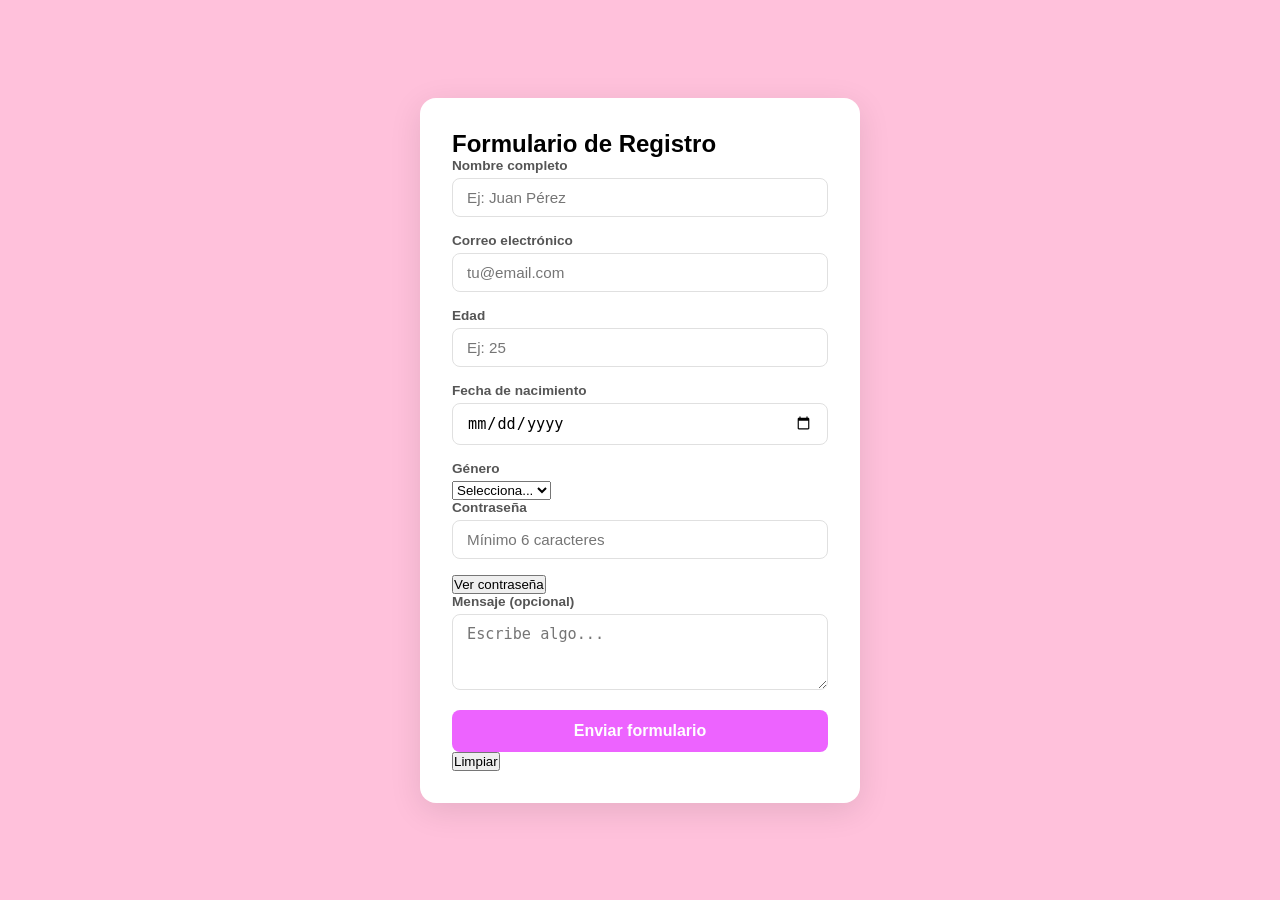
<file: SegundaClase/formularioRegistro.html>
<!DOCTYPE html>
<html lang="es">
<head>
  <meta charset="UTF-8"/>
  <title>Formulario de Registro</title>
  <link rel="stylesheet" href="style.css"/>
  <!-- Los estilos van aquí (ver sección CSS abajo) -->
</head>
<body>

<div class="container">
  <h2>Formulario de Registro</h2>
  <form id="miFormulario">

    <!-- Campo de texto -->
    <label>Nombre completo</label>
    <input type="text" id="nombre"
           placeholder="Ej: Juan Pérez"
           maxlength="50"/>

    <!-- Campo de email -->
    <label>Correo electrónico</label>
    <input type="email" id="email"
           placeholder="tu@email.com"/>

    <!-- Campo numérico -->
    <label>Edad</label>
    <input type="number" id="edad"
           placeholder="Ej: 25"
           min="1" max="120" step="1"/>

    <!-- Campo de fecha -->
    <label>Fecha de nacimiento</label>
    <input type="date" id="fecha"
           min="1950-01-01"
           max="2010-12-31"/>

    <!-- Select (lista desplegable) -->
    <label>Género</label>
    <select id="genero">
      <option value="" disabled selected>Selecciona...</option>
      <option value="F">Femenino</option>
      <option value="M">Masculino</option>
      <option value="O">Otro</option>
    </select>

    <!-- Campo de contraseña -->
    <label>Contraseña</label>
    <input type="password" id="password"
           placeholder="Mínimo 6 caracteres"
           minlength="6" maxlength="20"/>
    <button type="button" id="btnVer">
      Ver contraseña
    </button>

    <!-- Textarea (texto largo) -->
    <label>Mensaje (opcional)</label>
    <textarea id="mensaje" rows="3"
              placeholder="Escribe algo..."
              maxlength="500"></textarea>

    <!-- Contenedor de errores -->
    <div id="errores"></div>

    <!-- Botones: submit envía, reset limpia -->
    <button type="submit">Enviar formulario</button>
    <button type="reset">Limpiar</button>
  </form>
</div>

<!-- JavaScript al final del body -->
<script src="validacion.js"></script>
</body>
</html>
</file>
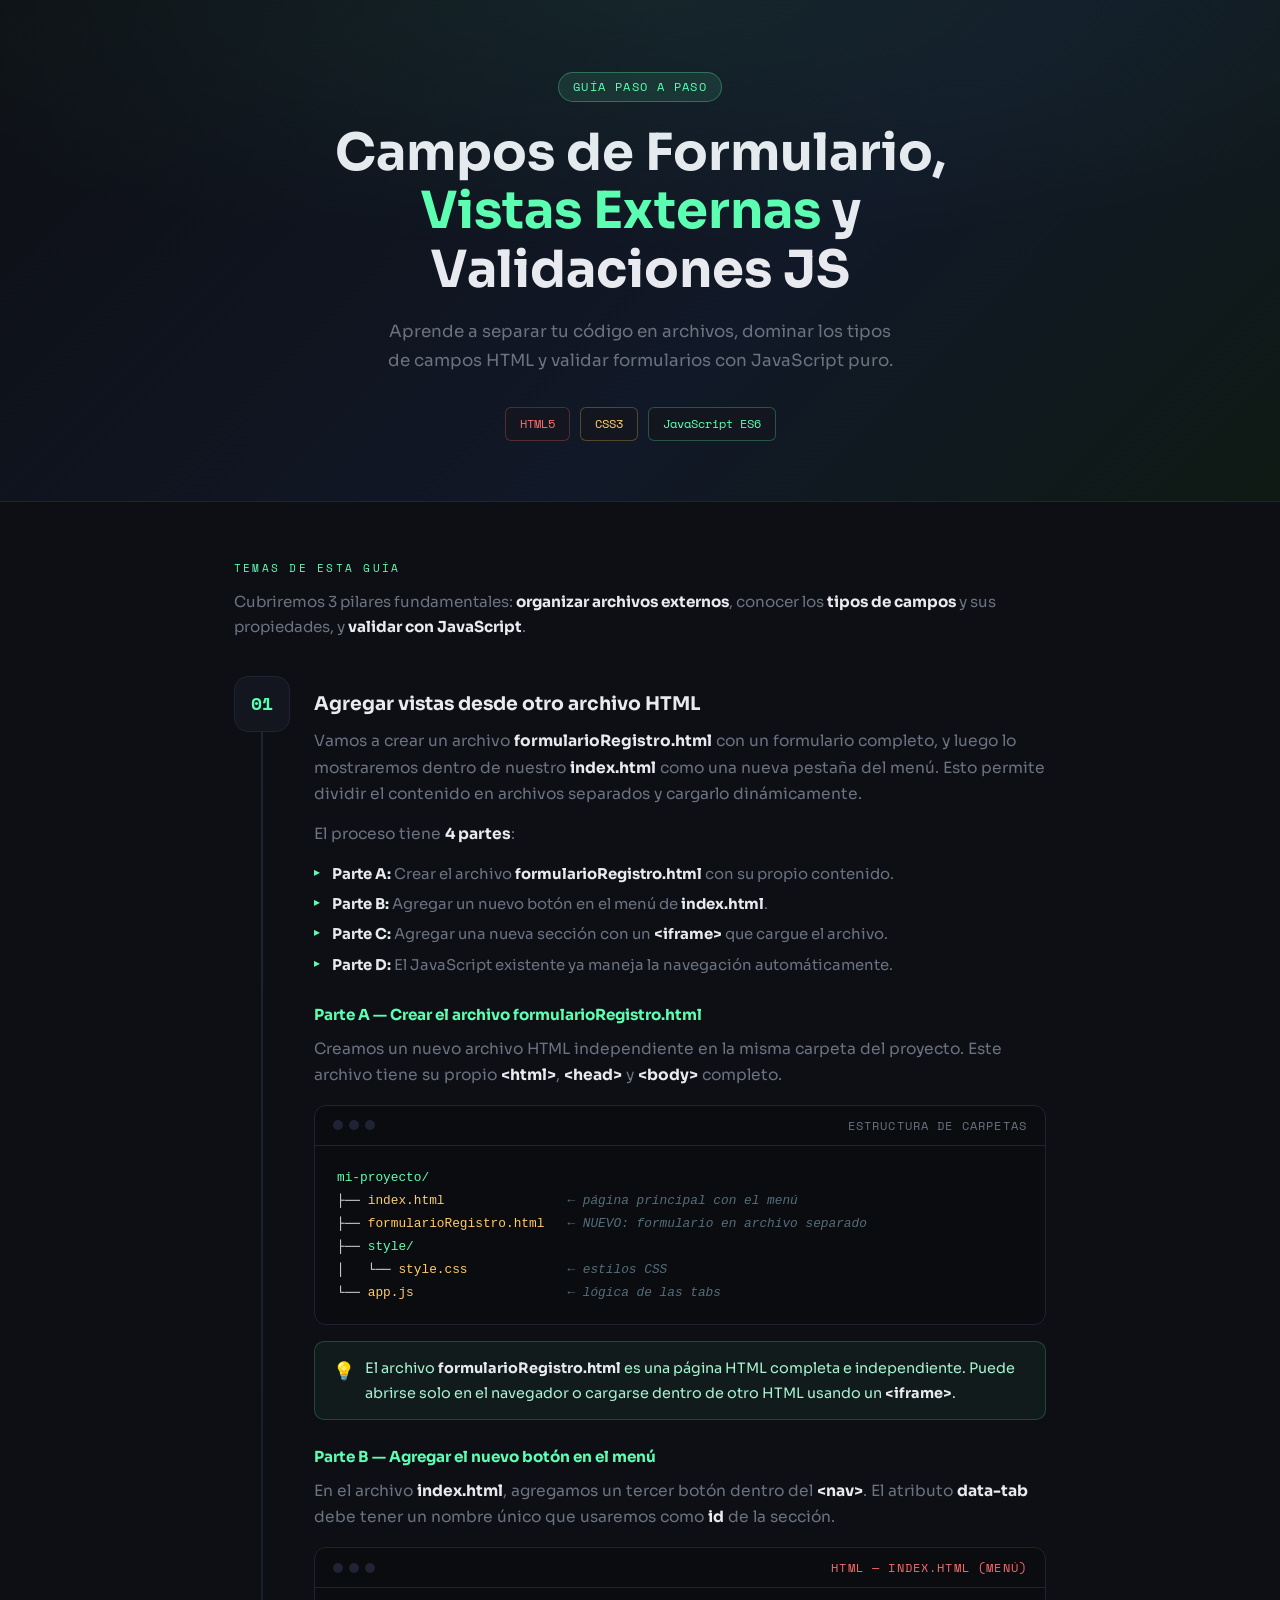
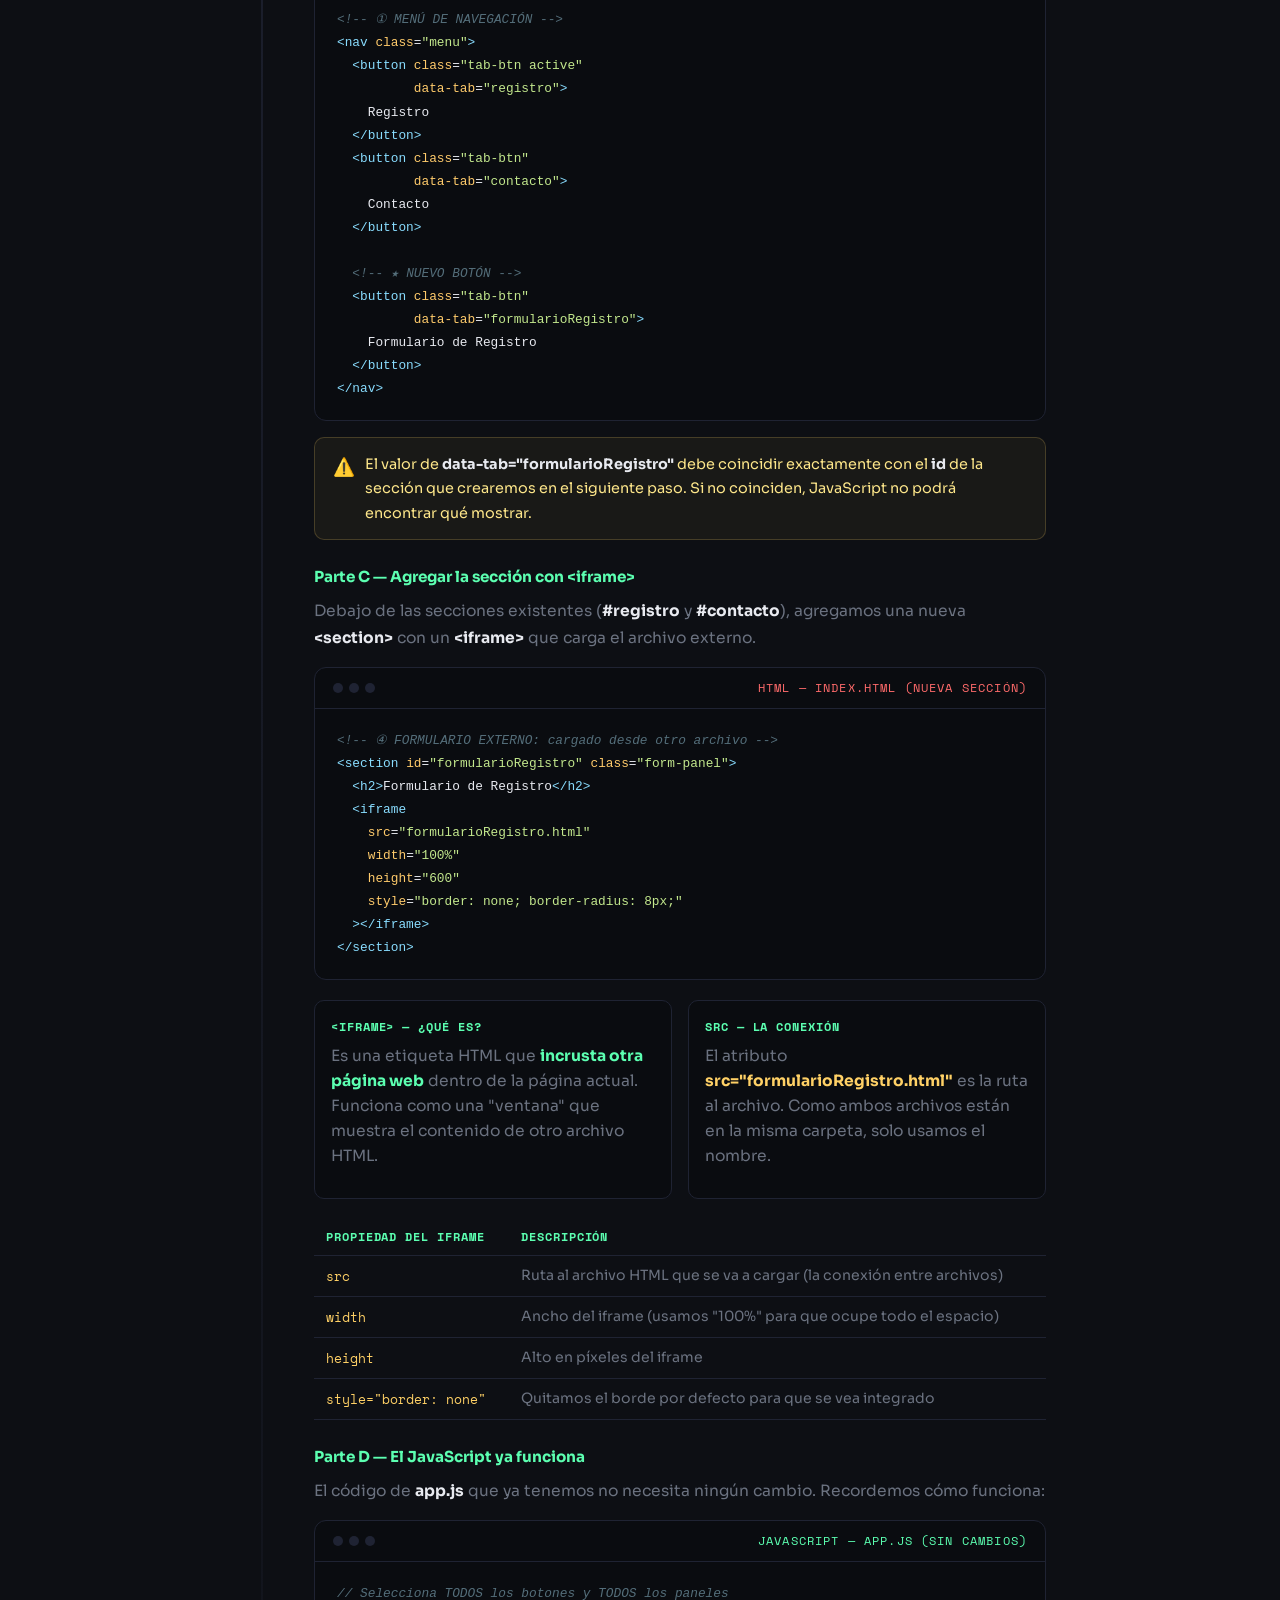
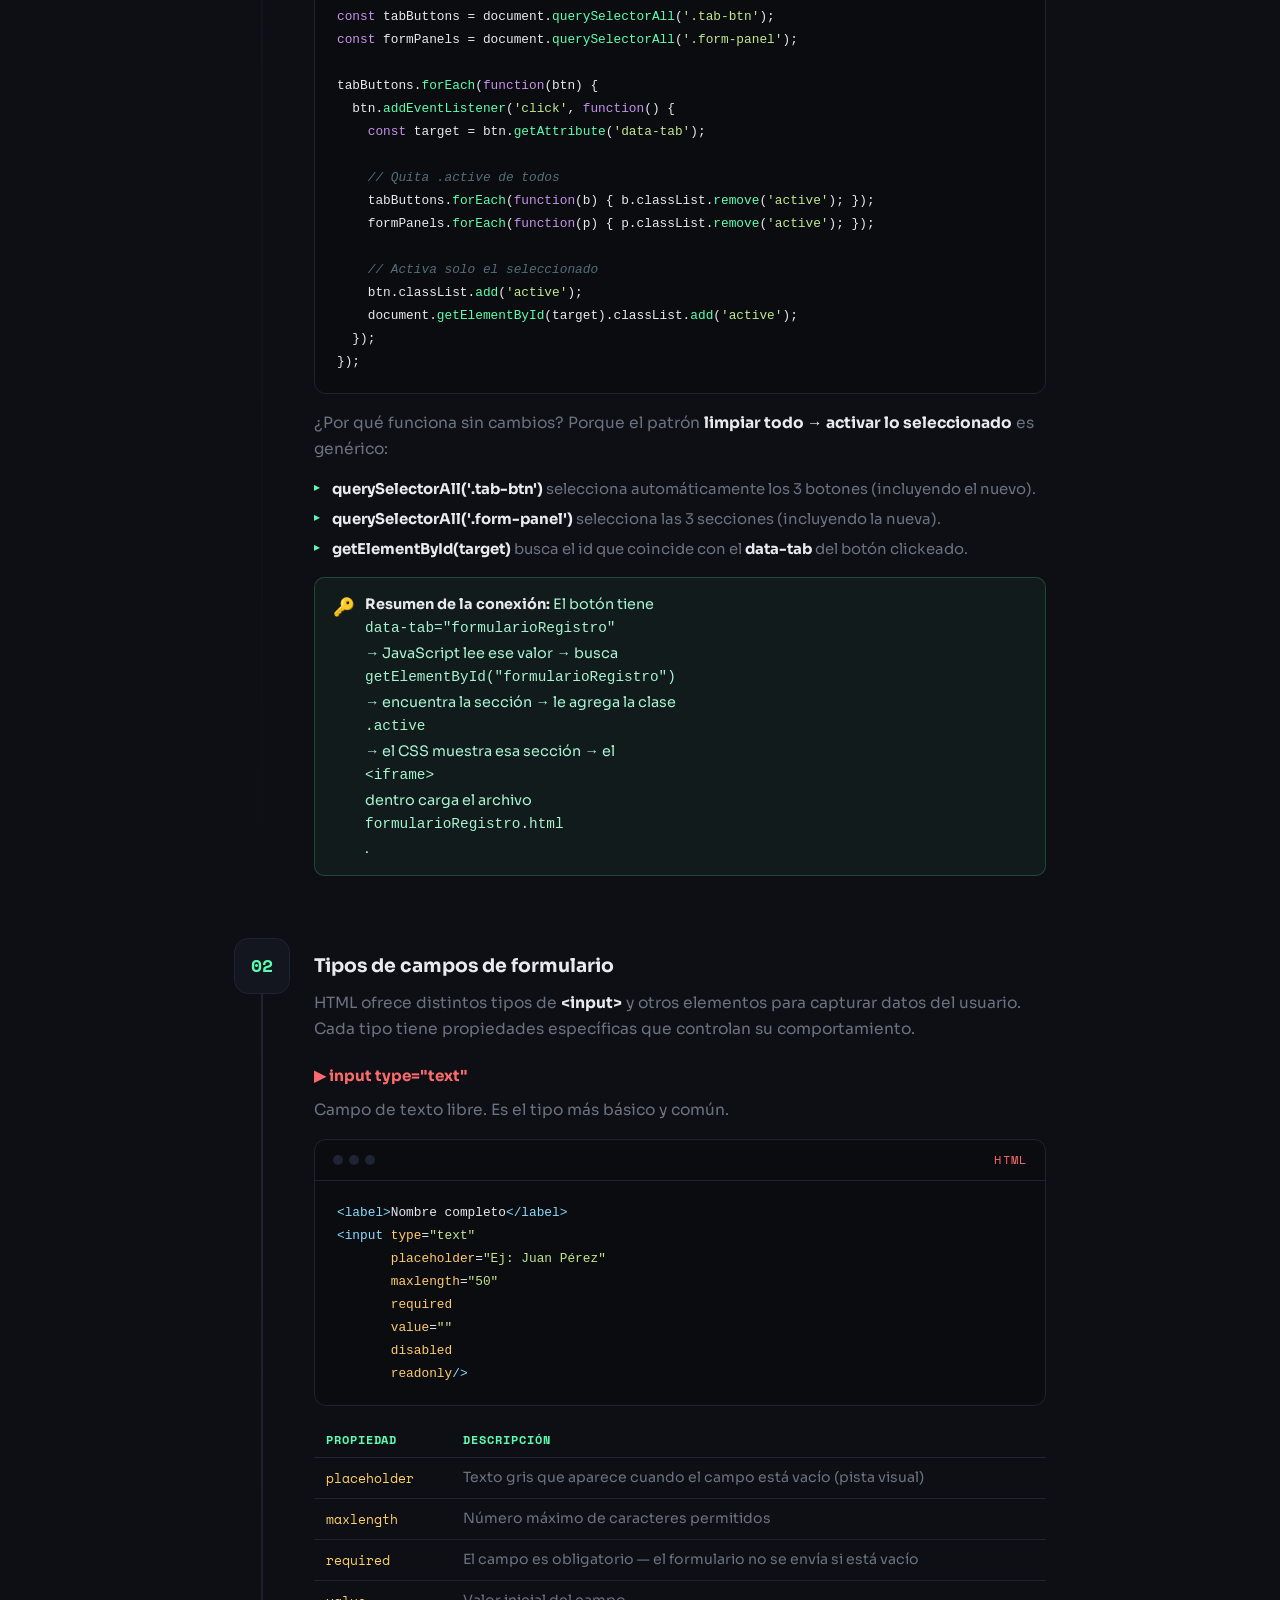
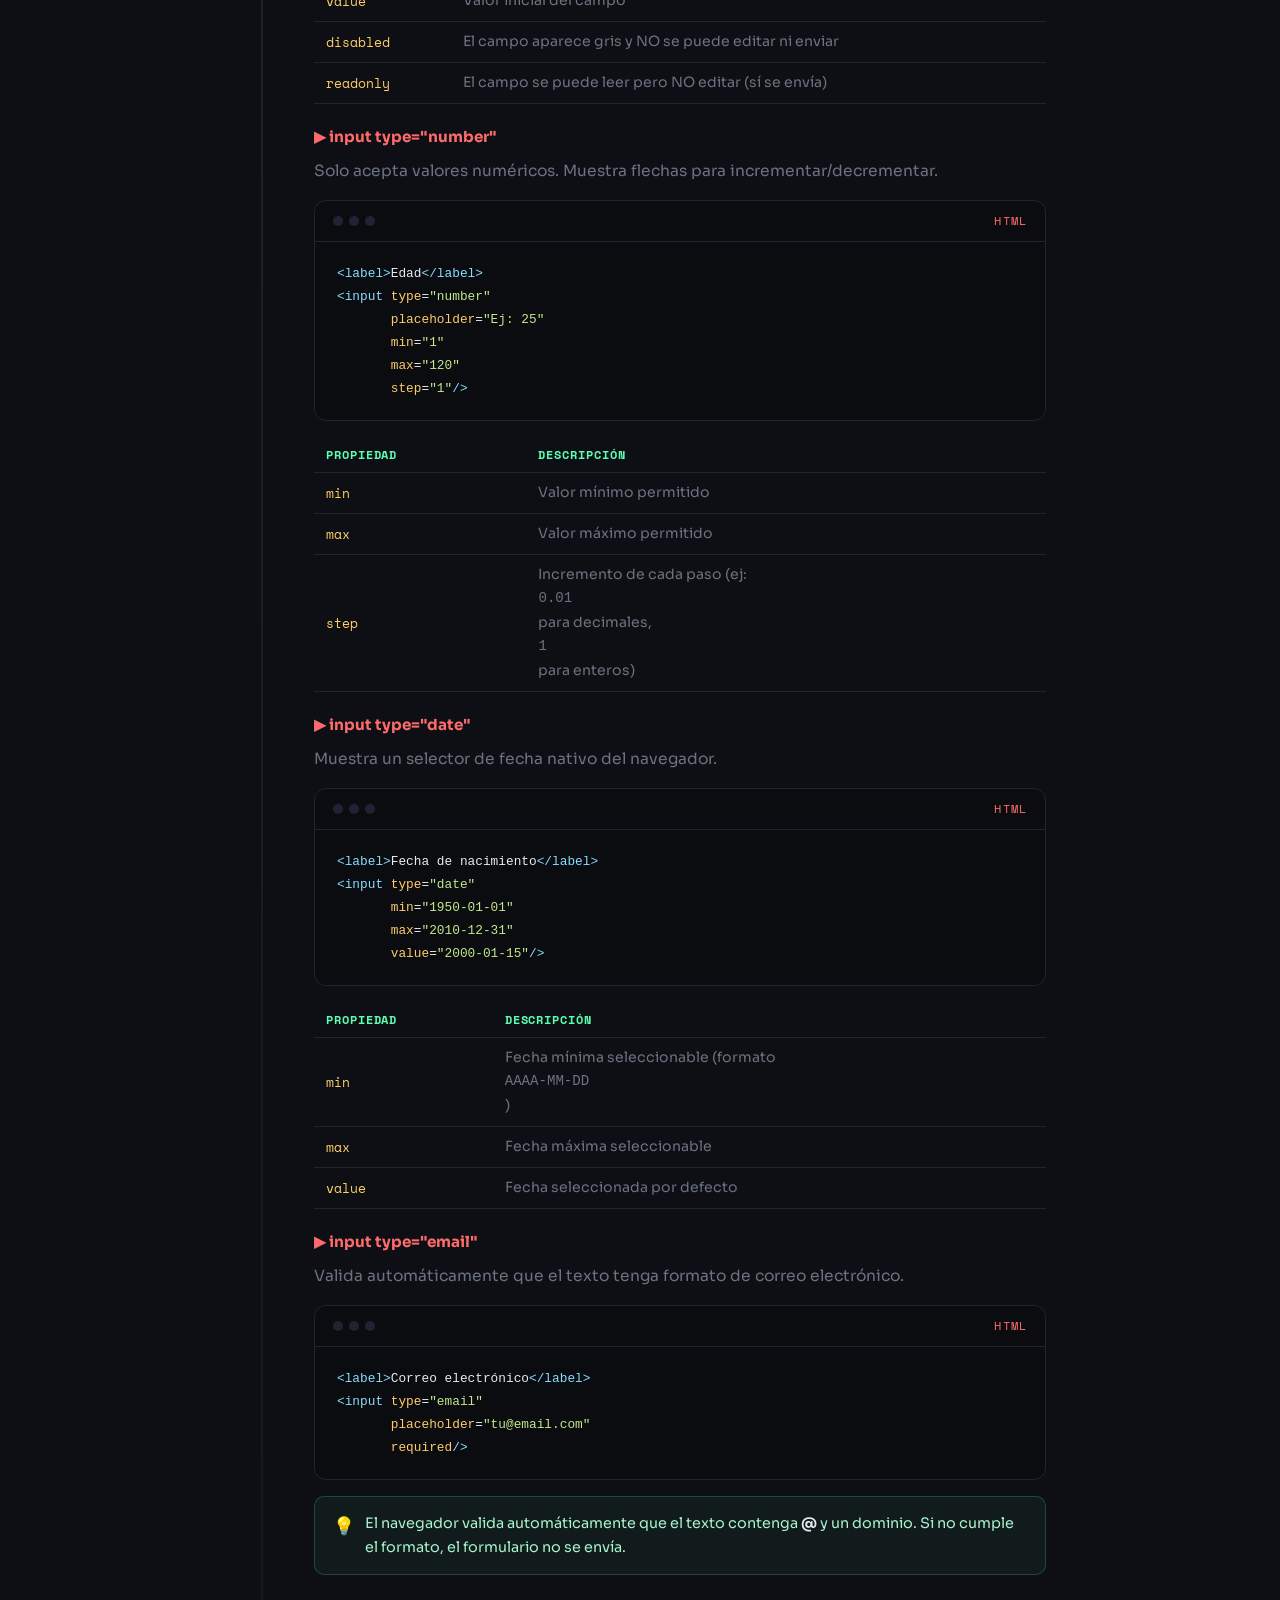
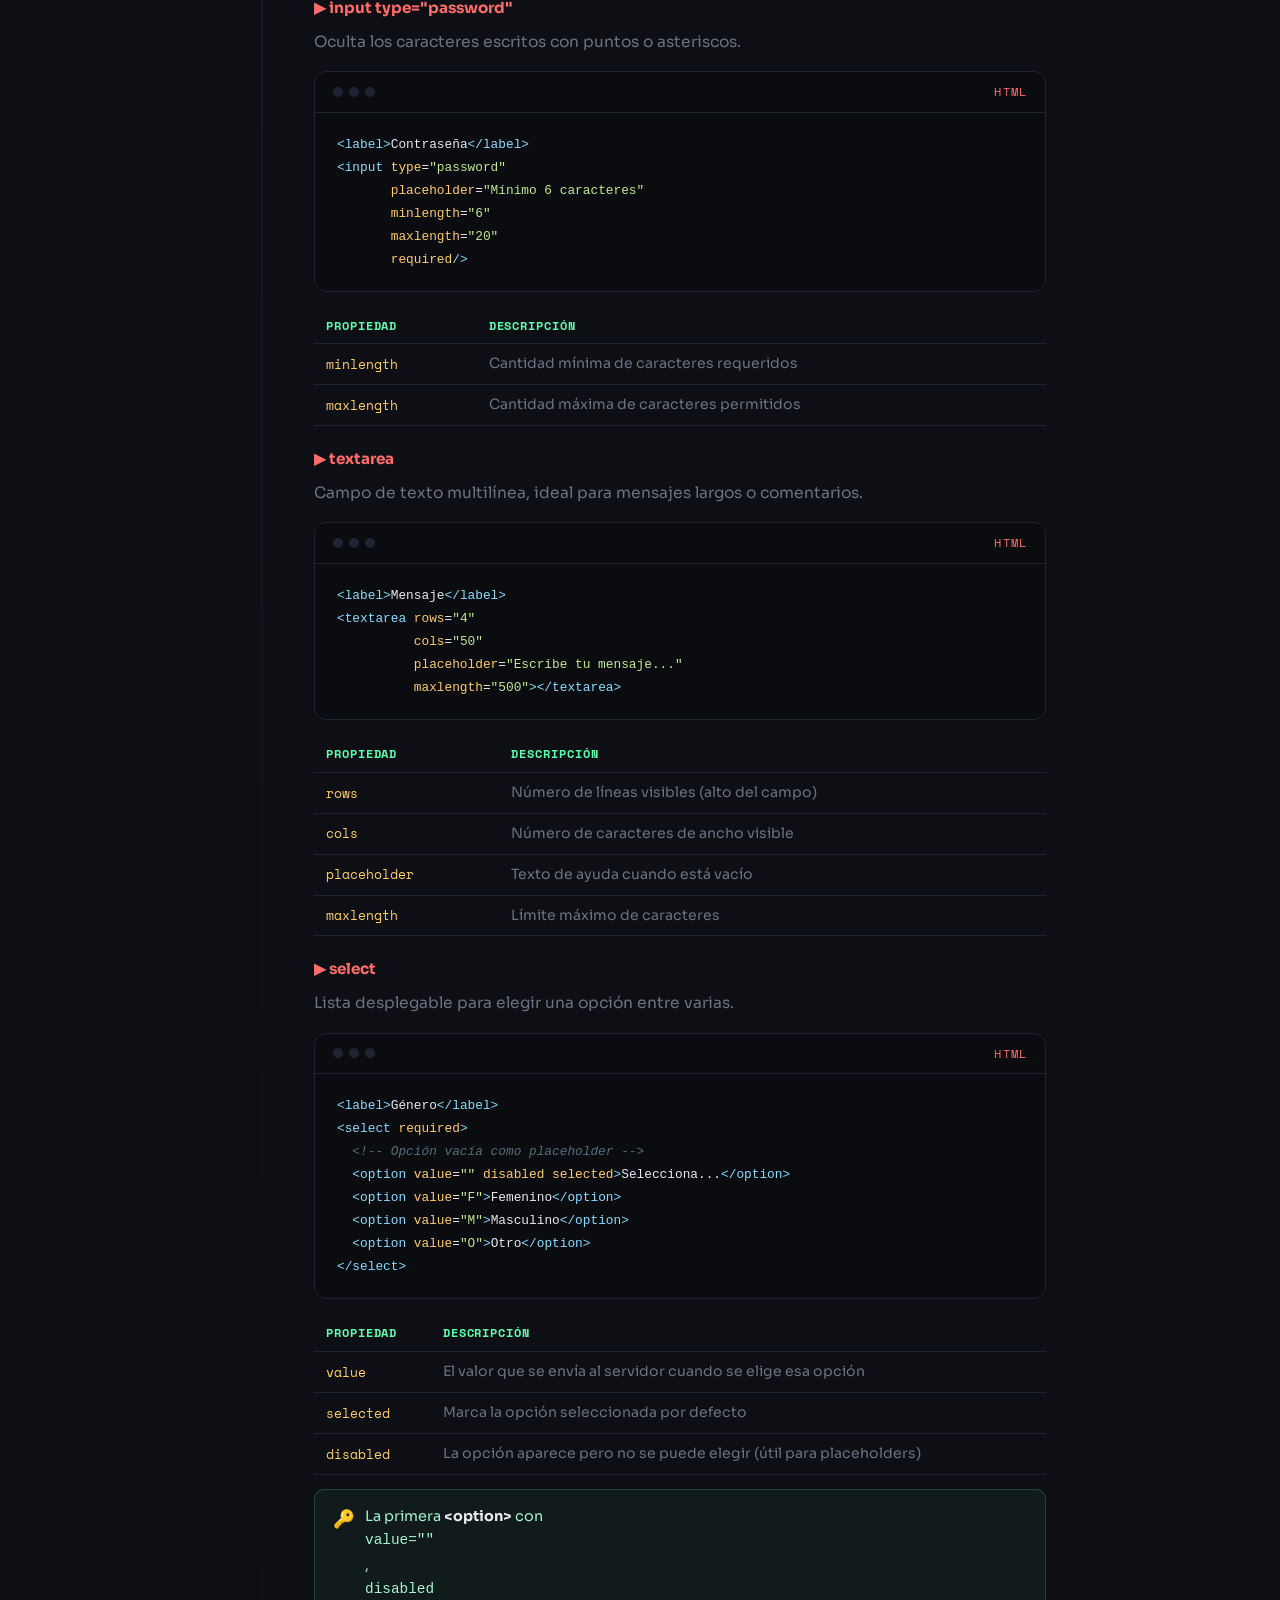
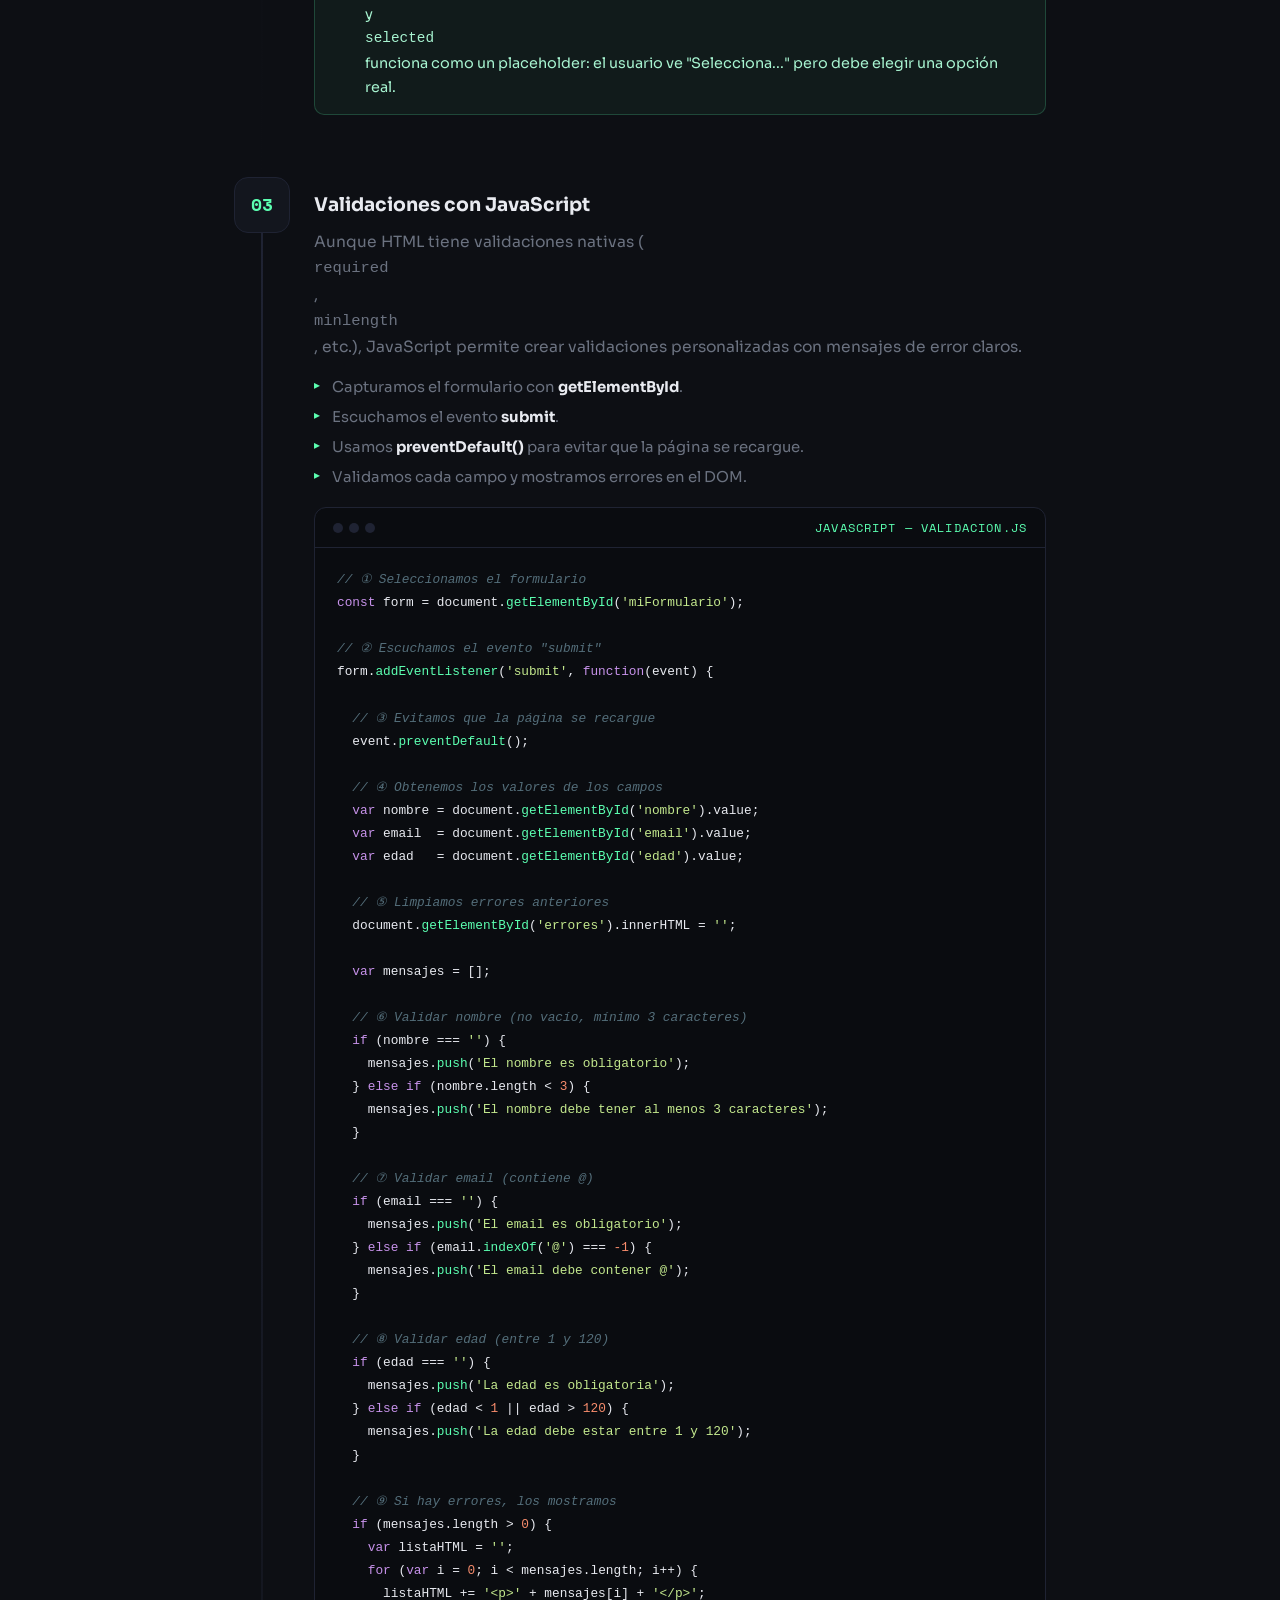
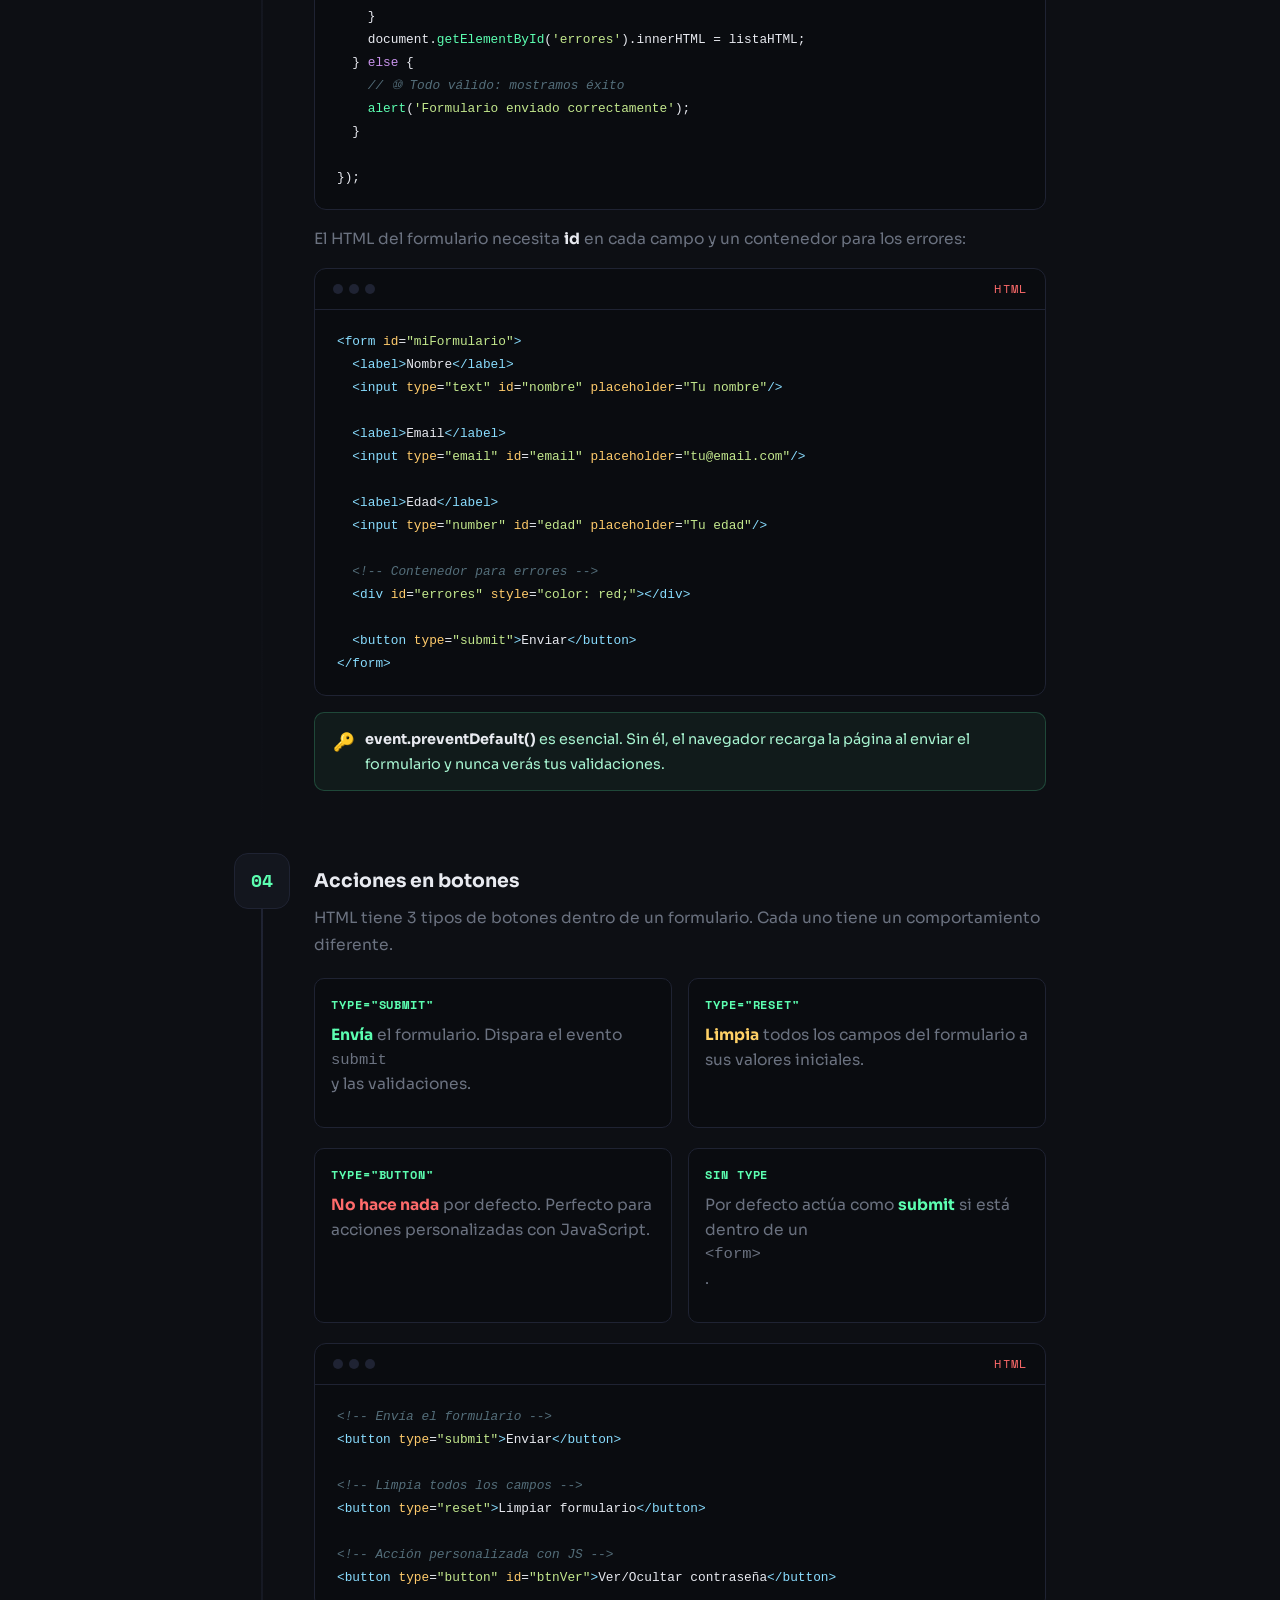
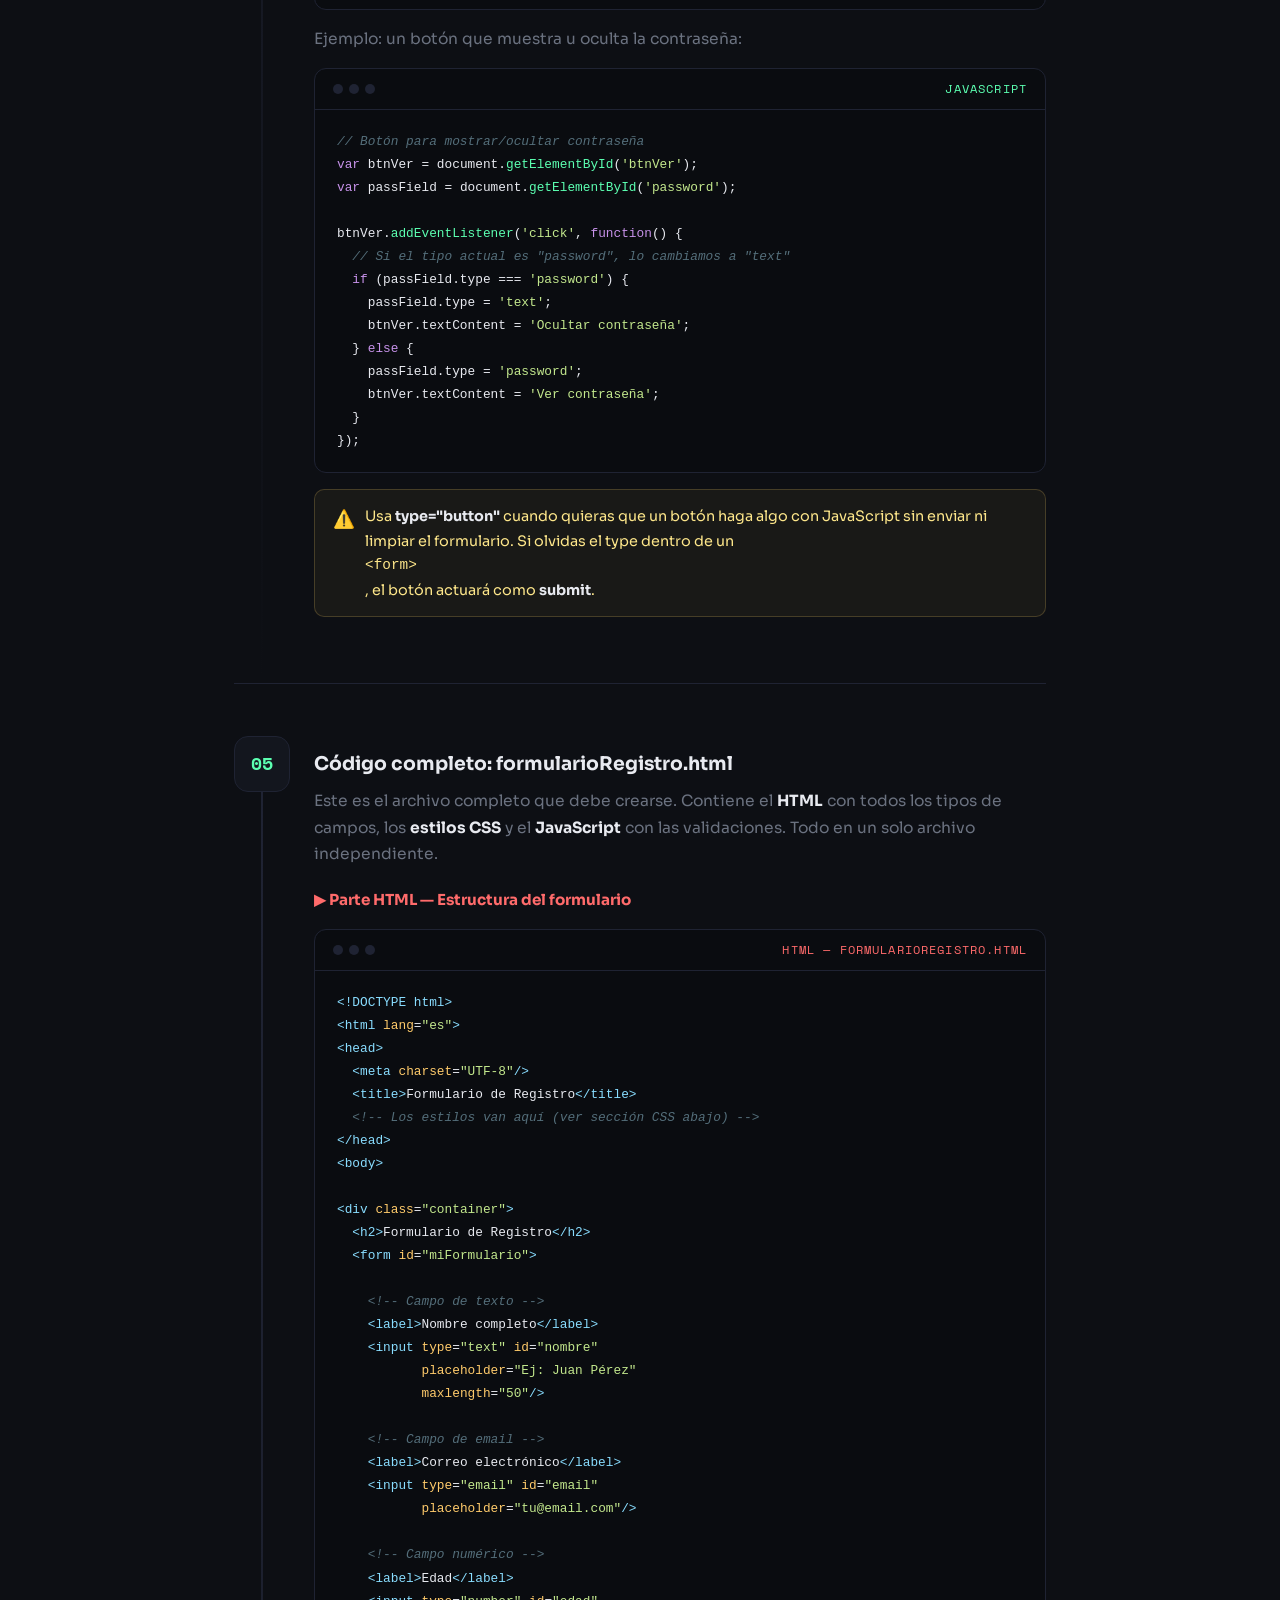
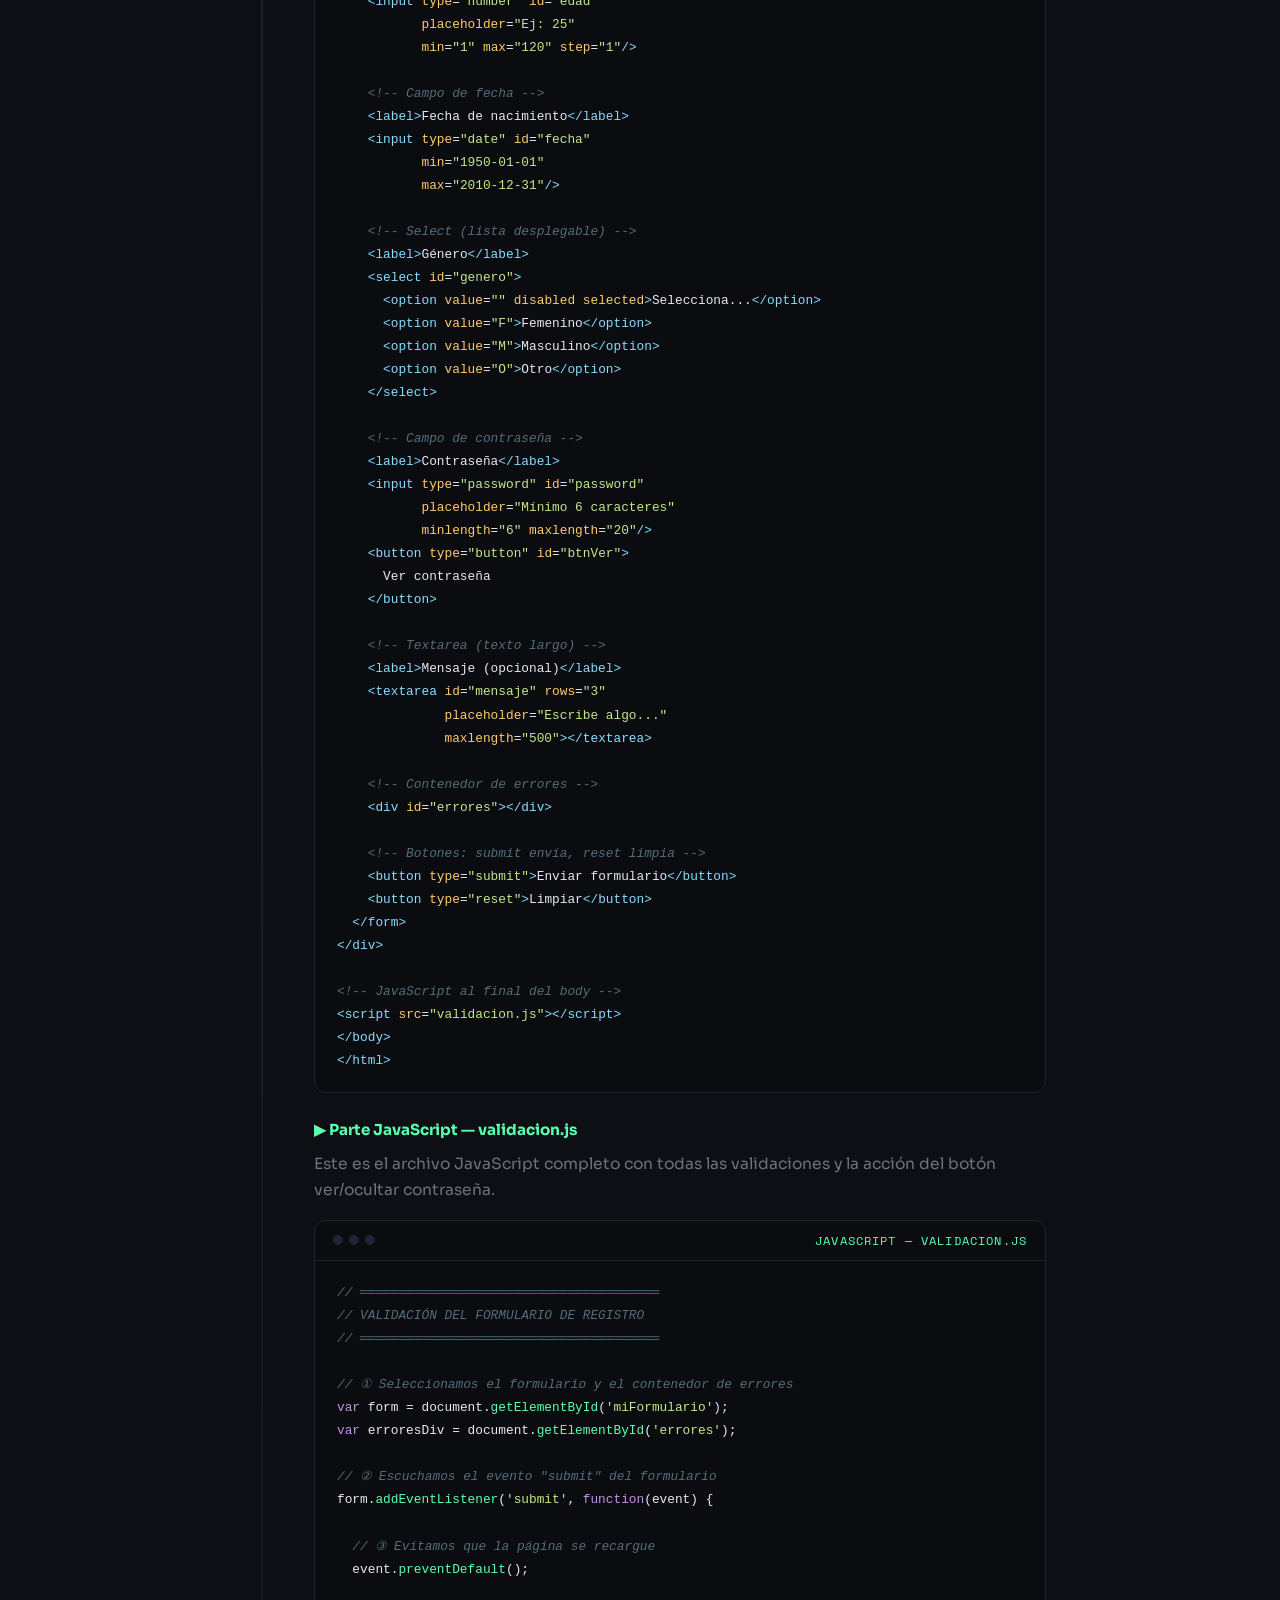
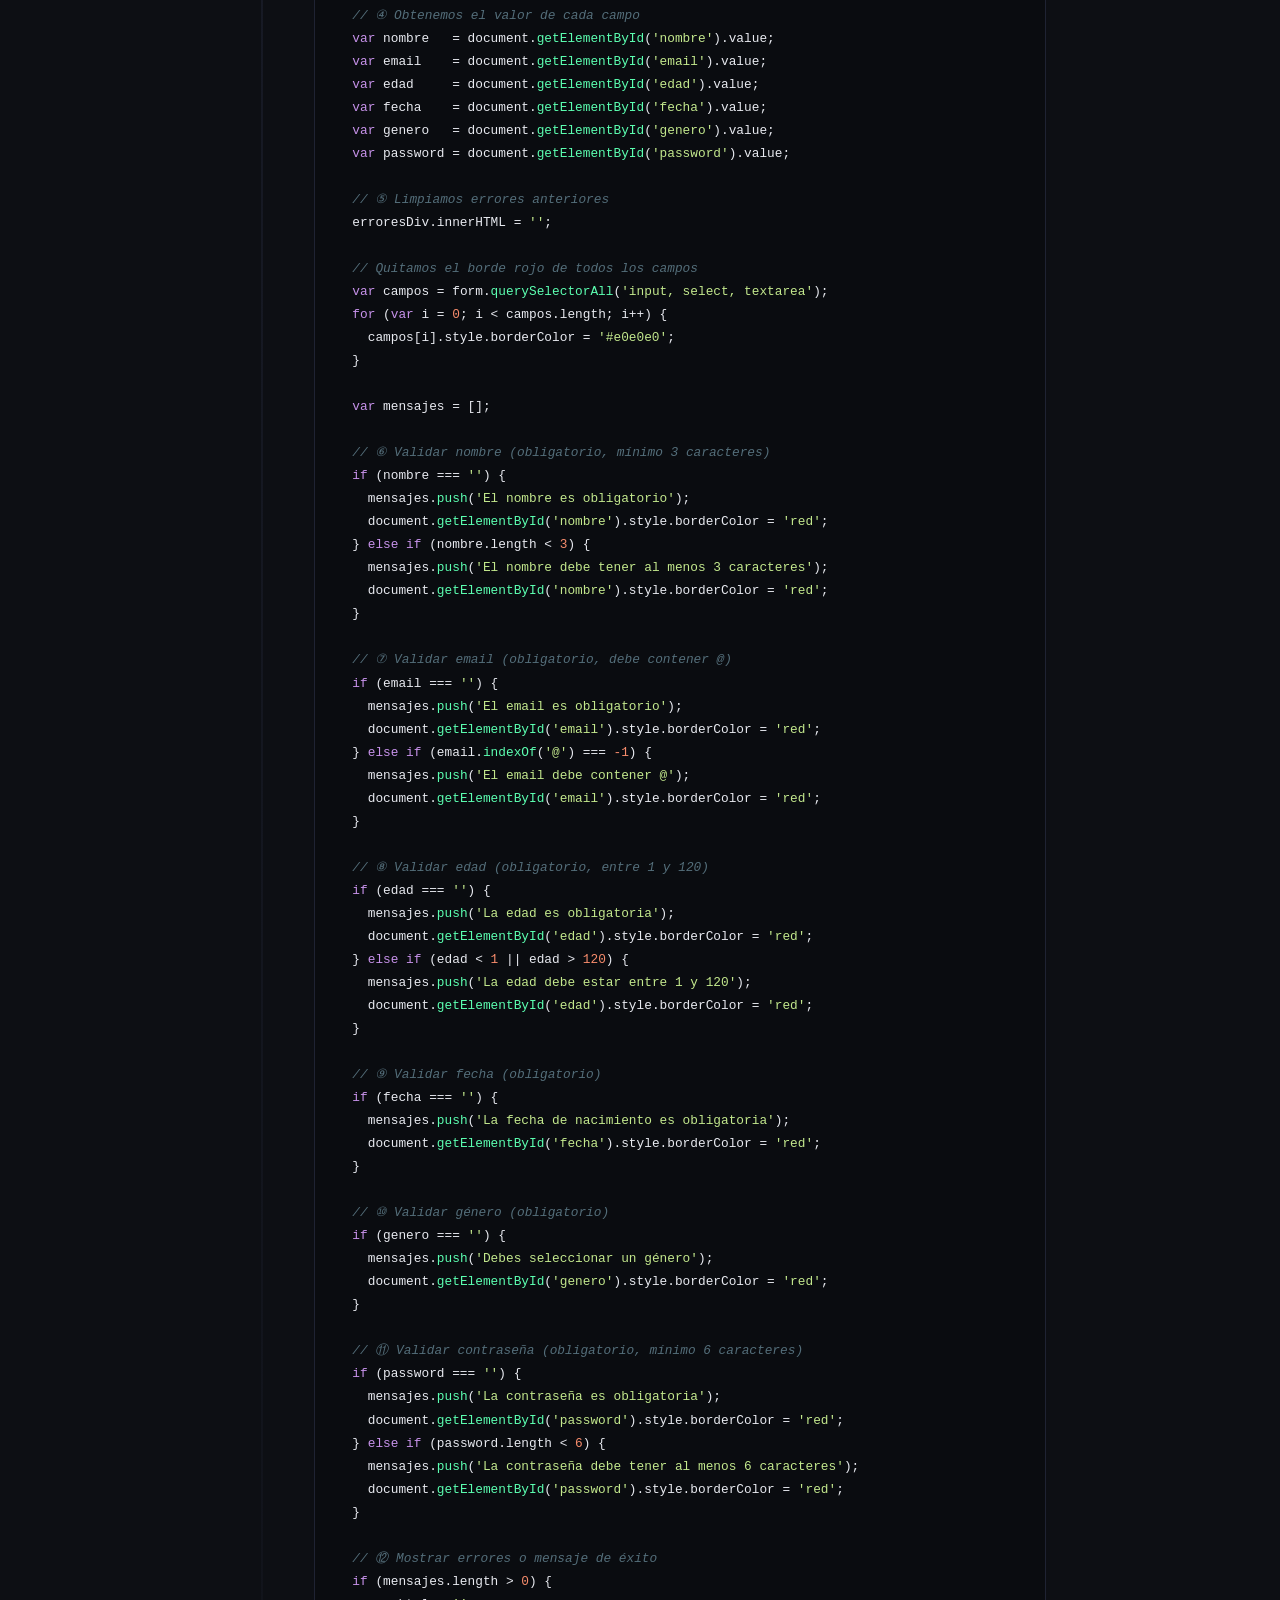
<file: SegundaClase/guia-campos-validaciones.html>
<!DOCTYPE html>
<html lang="es">
<head>
  <meta charset="UTF-8" />
  <meta name="viewport" content="width=device-width, initial-scale=1.0"/>
  <title>Guía: Campos, Vistas Externas y Validaciones JS</title>
  <link href="https://fonts.googleapis.com/css2?family=Space+Mono:wght@400;700&family=Sora:wght@300;400;600;700&display=swap" rel="stylesheet"/>
  <style>
    :root {
      --bg: #0d0f14;
      --surface: #13161e;
      --border: #1f2333;
      --accent: #5cffb1;
      --accent2: #ff6b6b;
      --accent3: #ffd166;
      --text: #e8eaf0;
      --muted: #6b7280;
      --code-bg: #0a0c10;
      --step-w: 780px;
    }

    *, *::before, *::after { box-sizing: border-box; margin: 0; padding: 0; }

    body {
      background: var(--bg);
      color: var(--text);
      font-family: 'Sora', sans-serif;
      line-height: 1.7;
      min-height: 100vh;
    }

    /* ── HERO ── */
    .hero {
      background: linear-gradient(135deg, #0d0f14 0%, #111827 60%, #0f1a14 100%);
      border-bottom: 1px solid var(--border);
      padding: 72px 24px 60px;
      text-align: center;
      position: relative;
      overflow: hidden;
    }
    .hero::before {
      content: '';
      position: absolute;
      inset: 0;
      background: radial-gradient(ellipse 70% 50% at 50% 0%, rgba(92,255,177,.07), transparent);
    }
    .badge {
      display: inline-block;
      background: rgba(92,255,177,.1);
      border: 1px solid rgba(92,255,177,.3);
      color: var(--accent);
      font-family: 'Space Mono', monospace;
      font-size: .72rem;
      letter-spacing: .12em;
      padding: 4px 14px;
      border-radius: 999px;
      margin-bottom: 22px;
    }
    .hero h1 {
      font-size: clamp(2rem, 5vw, 3.2rem);
      font-weight: 700;
      line-height: 1.15;
      max-width: 700px;
      margin: 0 auto 18px;
    }
    .hero h1 span { color: var(--accent); }
    .hero p {
      color: var(--muted);
      max-width: 520px;
      margin: 0 auto;
      font-size: 1.05rem;
    }
    .tech-pills {
      display: flex;
      gap: 10px;
      justify-content: center;
      flex-wrap: wrap;
      margin-top: 32px;
    }
    .pill {
      font-family: 'Space Mono', monospace;
      font-size: .78rem;
      padding: 5px 14px;
      border-radius: 6px;
      border: 1px solid var(--border);
      background: var(--surface);
    }
    .pill.html { border-color: #ff6b6b44; color: var(--accent2); }
    .pill.css  { border-color: #ffd16644; color: var(--accent3); }
    .pill.js   { border-color: #5cffb144; color: var(--accent);  }

    /* ── MAIN LAYOUT ── */
    main {
      max-width: 860px;
      margin: 0 auto;
      padding: 56px 24px 100px;
    }

    /* ── SECTION TITLE ── */
    .section-title {
      font-family: 'Space Mono', monospace;
      font-size: .7rem;
      letter-spacing: .2em;
      color: var(--accent);
      text-transform: uppercase;
      margin-bottom: 12px;
    }

    /* ── STEP CARD ── */
    .step {
      display: grid;
      grid-template-columns: 56px 1fr;
      gap: 0 24px;
      margin-bottom: 48px;
      position: relative;
    }
    .step:not(:last-child)::before {
      content: '';
      position: absolute;
      left: 27px;
      top: 56px;
      bottom: -48px;
      width: 2px;
      background: linear-gradient(to bottom, var(--border), transparent);
    }
    .step-num {
      width: 56px;
      height: 56px;
      border-radius: 14px;
      background: var(--surface);
      border: 1px solid var(--border);
      display: flex;
      align-items: center;
      justify-content: center;
      font-family: 'Space Mono', monospace;
      font-size: 1.1rem;
      font-weight: 700;
      color: var(--accent);
      flex-shrink: 0;
    }
    .step-body { padding-top: 12px; }
    .step-body h2 {
      font-size: 1.18rem;
      font-weight: 700;
      margin-bottom: 8px;
    }
    .step-body p { color: var(--muted); margin-bottom: 14px; font-size: .97rem; }
    .step-body ul {
      list-style: none;
      margin: 0 0 14px;
      padding: 0;
    }
    .step-body ul li {
      color: var(--muted);
      font-size: .93rem;
      padding-left: 18px;
      position: relative;
      margin-bottom: 5px;
    }
    .step-body ul li::before {
      content: '▸';
      position: absolute;
      left: 0;
      color: var(--accent);
      font-size: .75rem;
    }
    .step-body strong { color: var(--text); }

    /* ── CODE BLOCK ── */
    .code-block {
      background: var(--code-bg);
      border: 1px solid var(--border);
      border-radius: 12px;
      overflow: hidden;
      margin: 16px 0;
    }
    .code-header {
      display: flex;
      align-items: center;
      justify-content: space-between;
      padding: 10px 18px;
      border-bottom: 1px solid var(--border);
    }
    .code-lang {
      font-family: 'Space Mono', monospace;
      font-size: .72rem;
      letter-spacing: .1em;
      text-transform: uppercase;
    }
    .code-lang.html { color: var(--accent2); }
    .code-lang.css  { color: var(--accent3); }
    .code-lang.js   { color: var(--accent); }
    .code-dots { display: flex; gap: 6px; }
    .code-dots span {
      width: 10px; height: 10px;
      border-radius: 50%;
      background: var(--border);
    }
    pre {
      padding: 20px 22px;
      overflow-x: auto;
      font-family: 'Space Mono', monospace;
      font-size: .8rem;
      line-height: 1.8;
    }
    code { display: block; white-space: pre; }

    /* syntax highlight helpers */
    .kw { color: #c792ea; }
    .str { color: #c3e88d; }
    .attr { color: #ffcb6b; }
    .tag { color: #89ddff; }
    .cm  { color: #546e7a; font-style: italic; }
    .val { color: #f78c6c; }
    .fn  { color: var(--accent); }

    /* ── NOTE BOX ── */
    .note {
      background: rgba(92,255,177,.05);
      border: 1px solid rgba(92,255,177,.2);
      border-radius: 10px;
      padding: 14px 18px;
      font-size: .9rem;
      color: #a7f3d0;
      margin: 14px 0;
      display: flex;
      gap: 10px;
      align-items: flex-start;
    }
    .note .icon { font-size: 1.1rem; flex-shrink: 0; margin-top: 1px; }

    .note.warn {
      background: rgba(255,209,102,.05);
      border-color: rgba(255,209,102,.2);
      color: #fde68a;
    }

    /* ── DIVIDER ── */
    .divider {
      border: none;
      border-top: 1px solid var(--border);
      margin: 52px 0;
    }

    /* ── DEMO SECTION ── */
    .demo-section {
      background: var(--surface);
      border: 1px solid var(--border);
      border-radius: 20px;
      overflow: hidden;
      margin-top: 56px;
    }
    .demo-header {
      padding: 20px 28px;
      border-bottom: 1px solid var(--border);
      display: flex;
      align-items: center;
      gap: 12px;
    }
    .demo-header h2 { font-size: 1.05rem; font-weight: 600; }
    .demo-badge {
      background: rgba(92,255,177,.12);
      border: 1px solid rgba(92,255,177,.25);
      color: var(--accent);
      font-family: 'Space Mono', monospace;
      font-size: .65rem;
      letter-spacing: .1em;
      padding: 3px 10px;
      border-radius: 999px;
    }
    .demo-frame {
      padding: 0;
    }
    iframe {
      width: 100%;
      height: 700px;
      border: none;
      display: block;
      background: #fff;
    }

    /* ── RESULT VISUAL ── */
    .result-grid {
      display: grid;
      grid-template-columns: 1fr 1fr;
      gap: 16px;
      margin: 20px 0;
    }
    @media (max-width: 600px) { .result-grid { grid-template-columns: 1fr; } }
    .result-card {
      background: var(--code-bg);
      border: 1px solid var(--border);
      border-radius: 10px;
      padding: 16px;
      font-size: .88rem;
    }
    .result-card h4 {
      font-family: 'Space Mono', monospace;
      font-size: .72rem;
      color: var(--accent);
      letter-spacing: .08em;
      margin-bottom: 8px;
      text-transform: uppercase;
    }
    .result-card p { color: var(--muted); line-height: 1.6; }

    /* ── PROP TABLE ── */
    .prop-table {
      width: 100%;
      border-collapse: collapse;
      margin: 14px 0;
      font-size: .88rem;
    }
    .prop-table th {
      text-align: left;
      font-family: 'Space Mono', monospace;
      font-size: .72rem;
      color: var(--accent);
      letter-spacing: .08em;
      text-transform: uppercase;
      padding: 8px 12px;
      border-bottom: 1px solid var(--border);
    }
    .prop-table td {
      padding: 8px 12px;
      border-bottom: 1px solid var(--border);
      color: var(--muted);
    }
    .prop-table td:first-child {
      font-family: 'Space Mono', monospace;
      color: var(--accent3);
      font-size: .82rem;
    }
  </style>
</head>
<body>

<!-- ═══════════ HERO ═══════════ -->
<header class="hero">
  <div class="badge">GUÍA PASO A PASO</div>
  <h1>Campos de Formulario, <span>Vistas Externas</span> y Validaciones JS</h1>
  <p>Aprende a separar tu código en archivos, dominar los tipos de campos HTML y validar formularios con JavaScript puro.</p>
  <div class="tech-pills">
    <span class="pill html">HTML5</span>
    <span class="pill css">CSS3</span>
    <span class="pill js">JavaScript ES6</span>
  </div>
</header>

<!-- ═══════════ MAIN CONTENT ═══════════ -->
<main>

  <p class="section-title">Temas de esta guía</p>
  <p style="color:var(--muted);margin-bottom:36px;font-size:.95rem;">
    Cubriremos 3 pilares fundamentales: <strong style="color:var(--text)">organizar archivos externos</strong>, conocer los <strong style="color:var(--text)">tipos de campos</strong> y sus propiedades, y <strong style="color:var(--text)">validar con JavaScript</strong>.
  </p>

  <!-- ═══════════════════════════════════════════ -->
  <!--              PASO 1: VISTAS EXTERNAS       -->
  <!-- ═══════════════════════════════════════════ -->
  <div class="step">
    <div class="step-num">01</div>
    <div class="step-body">
      <h2>Agregar vistas desde otro archivo HTML</h2>
      <p>Vamos a crear un archivo <strong>formularioRegistro.html</strong> con un formulario completo, y luego lo mostraremos dentro de nuestro <strong>index.html</strong> como una nueva pestaña del menú. Esto permite dividir el contenido en archivos separados y cargarlo dinámicamente.</p>

      <p>El proceso tiene <strong>4 partes</strong>:</p>
      <ul>
        <li><strong>Parte A:</strong> Crear el archivo <strong>formularioRegistro.html</strong> con su propio contenido.</li>
        <li><strong>Parte B:</strong> Agregar un nuevo botón en el menú de <strong>index.html</strong>.</li>
        <li><strong>Parte C:</strong> Agregar una nueva sección con un <strong>&lt;iframe&gt;</strong> que cargue el archivo.</li>
        <li><strong>Parte D:</strong> El JavaScript existente ya maneja la navegación automáticamente.</li>
      </ul>

      <!-- ── PARTE A ── -->
      <h3 style="color:var(--accent);font-size:.95rem;margin:24px 0 8px;">Parte A — Crear el archivo formularioRegistro.html</h3>
      <p>Creamos un nuevo archivo HTML independiente en la misma carpeta del proyecto. Este archivo tiene su propio <strong>&lt;html&gt;</strong>, <strong>&lt;head&gt;</strong> y <strong>&lt;body&gt;</strong> completo.</p>

      <div class="code-block">
        <div class="code-header">
          <div class="code-dots"><span></span><span></span><span></span></div>
          <span class="code-lang" style="color:var(--muted)">ESTRUCTURA DE CARPETAS</span>
        </div>
        <pre><code><span class="fn">mi-proyecto/</span>
├── <span class="attr">index.html</span>                <span class="cm">← página principal con el menú</span>
├── <span class="attr">formularioRegistro.html</span>   <span class="cm">← NUEVO: formulario en archivo separado</span>
├── <span class="fn">style/</span>
│   └── <span class="attr">style.css</span>             <span class="cm">← estilos CSS</span>
└── <span class="attr">app.js</span>                    <span class="cm">← lógica de las tabs</span></code></pre>
      </div>

      <div class="note">
        <span class="icon">💡</span>
        <span>El archivo <strong>formularioRegistro.html</strong> es una página HTML completa e independiente. Puede abrirse solo en el navegador o cargarse dentro de otro HTML usando un <strong>&lt;iframe&gt;</strong>.</span>
      </div>

      <!-- ── PARTE B ── -->
      <h3 style="color:var(--accent);font-size:.95rem;margin:24px 0 8px;">Parte B — Agregar el nuevo botón en el menú</h3>
      <p>En el archivo <strong>index.html</strong>, agregamos un tercer botón dentro del <strong>&lt;nav&gt;</strong>. El atributo <strong>data-tab</strong> debe tener un nombre único que usaremos como <strong>id</strong> de la sección.</p>

      <div class="code-block">
        <div class="code-header">
          <div class="code-dots"><span></span><span></span><span></span></div>
          <span class="code-lang html">HTML — index.html (menú)</span>
        </div>
        <pre><code><span class="cm">&lt;!-- ① MENÚ DE NAVEGACIÓN --&gt;</span>
<span class="tag">&lt;nav</span> <span class="attr">class</span>=<span class="str">"menu"</span><span class="tag">&gt;</span>
  <span class="tag">&lt;button</span> <span class="attr">class</span>=<span class="str">"tab-btn active"</span>
          <span class="attr">data-tab</span>=<span class="str">"registro"</span><span class="tag">&gt;</span>
    Registro
  <span class="tag">&lt;/button&gt;</span>
  <span class="tag">&lt;button</span> <span class="attr">class</span>=<span class="str">"tab-btn"</span>
          <span class="attr">data-tab</span>=<span class="str">"contacto"</span><span class="tag">&gt;</span>
    Contacto
  <span class="tag">&lt;/button&gt;</span>

  <span class="cm">&lt;!-- ★ NUEVO BOTÓN --&gt;</span>
  <span class="tag">&lt;button</span> <span class="attr">class</span>=<span class="str">"tab-btn"</span>
          <span class="attr">data-tab</span>=<span class="str">"formularioRegistro"</span><span class="tag">&gt;</span>
    Formulario de Registro
  <span class="tag">&lt;/button&gt;</span>
<span class="tag">&lt;/nav&gt;</span></code></pre>
      </div>

      <div class="note warn">
        <span class="icon">⚠️</span>
        <span>El valor de <strong>data-tab="formularioRegistro"</strong> debe coincidir exactamente con el <strong>id</strong> de la sección que crearemos en el siguiente paso. Si no coinciden, JavaScript no podrá encontrar qué mostrar.</span>
      </div>

      <!-- ── PARTE C ── -->
      <h3 style="color:var(--accent);font-size:.95rem;margin:24px 0 8px;">Parte C — Agregar la sección con &lt;iframe&gt;</h3>
      <p>Debajo de las secciones existentes (<strong>#registro</strong> y <strong>#contacto</strong>), agregamos una nueva <strong>&lt;section&gt;</strong> con un <strong>&lt;iframe&gt;</strong> que carga el archivo externo.</p>

      <div class="code-block">
        <div class="code-header">
          <div class="code-dots"><span></span><span></span><span></span></div>
          <span class="code-lang html">HTML — index.html (nueva sección)</span>
        </div>
        <pre><code><span class="cm">&lt;!-- ④ FORMULARIO EXTERNO: cargado desde otro archivo --&gt;</span>
<span class="tag">&lt;section</span> <span class="attr">id</span>=<span class="str">"formularioRegistro"</span> <span class="attr">class</span>=<span class="str">"form-panel"</span><span class="tag">&gt;</span>
  <span class="tag">&lt;h2&gt;</span>Formulario de Registro<span class="tag">&lt;/h2&gt;</span>
  <span class="tag">&lt;iframe</span>
    <span class="attr">src</span>=<span class="str">"formularioRegistro.html"</span>
    <span class="attr">width</span>=<span class="str">"100%"</span>
    <span class="attr">height</span>=<span class="str">"600"</span>
    <span class="attr">style</span>=<span class="str">"border: none; border-radius: 8px;"</span>
  <span class="tag">&gt;&lt;/iframe&gt;</span>
<span class="tag">&lt;/section&gt;</span></code></pre>
      </div>

      <div class="result-grid">
        <div class="result-card">
          <h4>&lt;iframe&gt; — ¿Qué es?</h4>
          <p>Es una etiqueta HTML que <strong style="color:var(--accent)">incrusta otra página web</strong> dentro de la página actual. Funciona como una "ventana" que muestra el contenido de otro archivo HTML.</p>
        </div>
        <div class="result-card">
          <h4>src — La conexión</h4>
          <p>El atributo <strong style="color:var(--accent3)">src="formularioRegistro.html"</strong> es la ruta al archivo. Como ambos archivos están en la misma carpeta, solo usamos el nombre.</p>
        </div>
      </div>

      <table class="prop-table">
        <tr><th>Propiedad del iframe</th><th>Descripción</th></tr>
        <tr><td>src</td><td>Ruta al archivo HTML que se va a cargar (la conexión entre archivos)</td></tr>
        <tr><td>width</td><td>Ancho del iframe (usamos "100%" para que ocupe todo el espacio)</td></tr>
        <tr><td>height</td><td>Alto en píxeles del iframe</td></tr>
        <tr><td>style="border: none"</td><td>Quitamos el borde por defecto para que se vea integrado</td></tr>
      </table>

      <!-- ── PARTE D ── -->
      <h3 style="color:var(--accent);font-size:.95rem;margin:24px 0 8px;">Parte D — El JavaScript ya funciona</h3>
      <p>El código de <strong>app.js</strong> que ya tenemos no necesita ningún cambio. Recordemos cómo funciona:</p>

      <div class="code-block">
        <div class="code-header">
          <div class="code-dots"><span></span><span></span><span></span></div>
          <span class="code-lang js">JavaScript — app.js (sin cambios)</span>
        </div>
        <pre><code><span class="cm">// Selecciona TODOS los botones y TODOS los paneles</span>
<span class="kw">const</span> tabButtons = document.<span class="fn">querySelectorAll</span>(<span class="str">'.tab-btn'</span>);
<span class="kw">const</span> formPanels = document.<span class="fn">querySelectorAll</span>(<span class="str">'.form-panel'</span>);

tabButtons.<span class="fn">forEach</span>(<span class="kw">function</span>(btn) {
  btn.<span class="fn">addEventListener</span>(<span class="str">'click'</span>, <span class="kw">function</span>() {
    <span class="kw">const</span> target = btn.<span class="fn">getAttribute</span>(<span class="str">'data-tab'</span>);

    <span class="cm">// Quita .active de todos</span>
    tabButtons.<span class="fn">forEach</span>(<span class="kw">function</span>(b) { b.classList.<span class="fn">remove</span>(<span class="str">'active'</span>); });
    formPanels.<span class="fn">forEach</span>(<span class="kw">function</span>(p) { p.classList.<span class="fn">remove</span>(<span class="str">'active'</span>); });

    <span class="cm">// Activa solo el seleccionado</span>
    btn.classList.<span class="fn">add</span>(<span class="str">'active'</span>);
    document.<span class="fn">getElementById</span>(target).classList.<span class="fn">add</span>(<span class="str">'active'</span>);
  });
});</code></pre>
      </div>

      <p>¿Por qué funciona sin cambios? Porque el patrón <strong>limpiar todo → activar lo seleccionado</strong> es genérico:</p>
      <ul>
        <li><strong>querySelectorAll('.tab-btn')</strong> selecciona automáticamente los 3 botones (incluyendo el nuevo).</li>
        <li><strong>querySelectorAll('.form-panel')</strong> selecciona las 3 secciones (incluyendo la nueva).</li>
        <li><strong>getElementById(target)</strong> busca el id que coincide con el <strong>data-tab</strong> del botón clickeado.</li>
      </ul>

      <div class="note">
        <span class="icon">🔑</span>
        <span><strong>Resumen de la conexión:</strong> El botón tiene <code>data-tab="formularioRegistro"</code> → JavaScript lee ese valor → busca <code>getElementById("formularioRegistro")</code> → encuentra la sección → le agrega la clase <code>.active</code> → el CSS muestra esa sección → el <code>&lt;iframe&gt;</code> dentro carga el archivo <code>formularioRegistro.html</code>.</span>
      </div>
    </div>
  </div>

  <!-- ═══════════════════════════════════════════ -->
  <!--       PASO 2: TIPOS DE CAMPOS              -->
  <!-- ═══════════════════════════════════════════ -->
  <div class="step">
    <div class="step-num">02</div>
    <div class="step-body">
      <h2>Tipos de campos de formulario</h2>
      <p>HTML ofrece distintos tipos de <strong>&lt;input&gt;</strong> y otros elementos para capturar datos del usuario. Cada tipo tiene propiedades específicas que controlan su comportamiento.</p>

      <!-- ── INPUT TEXT ── -->
      <h3 style="color:var(--accent2);font-size:.95rem;margin:20px 0 8px;">&#9654; input type="text"</h3>
      <p>Campo de texto libre. Es el tipo más básico y común.</p>
      <div class="code-block">
        <div class="code-header">
          <div class="code-dots"><span></span><span></span><span></span></div>
          <span class="code-lang html">HTML</span>
        </div>
        <pre><code><span class="tag">&lt;label&gt;</span>Nombre completo<span class="tag">&lt;/label&gt;</span>
<span class="tag">&lt;input</span> <span class="attr">type</span>=<span class="str">"text"</span>
       <span class="attr">placeholder</span>=<span class="str">"Ej: Juan Pérez"</span>
       <span class="attr">maxlength</span>=<span class="str">"50"</span>
       <span class="attr">required</span>
       <span class="attr">value</span>=<span class="str">""</span>
       <span class="attr">disabled</span>
       <span class="attr">readonly</span><span class="tag">/&gt;</span></code></pre>
      </div>
      <table class="prop-table">
        <tr><th>Propiedad</th><th>Descripción</th></tr>
        <tr><td>placeholder</td><td>Texto gris que aparece cuando el campo está vacío (pista visual)</td></tr>
        <tr><td>maxlength</td><td>Número máximo de caracteres permitidos</td></tr>
        <tr><td>required</td><td>El campo es obligatorio — el formulario no se envía si está vacío</td></tr>
        <tr><td>value</td><td>Valor inicial del campo</td></tr>
        <tr><td>disabled</td><td>El campo aparece gris y NO se puede editar ni enviar</td></tr>
        <tr><td>readonly</td><td>El campo se puede leer pero NO editar (sí se envía)</td></tr>
      </table>

      <!-- ── INPUT NUMBER ── -->
      <h3 style="color:var(--accent2);font-size:.95rem;margin:20px 0 8px;">&#9654; input type="number"</h3>
      <p>Solo acepta valores numéricos. Muestra flechas para incrementar/decrementar.</p>
      <div class="code-block">
        <div class="code-header">
          <div class="code-dots"><span></span><span></span><span></span></div>
          <span class="code-lang html">HTML</span>
        </div>
        <pre><code><span class="tag">&lt;label&gt;</span>Edad<span class="tag">&lt;/label&gt;</span>
<span class="tag">&lt;input</span> <span class="attr">type</span>=<span class="str">"number"</span>
       <span class="attr">placeholder</span>=<span class="str">"Ej: 25"</span>
       <span class="attr">min</span>=<span class="str">"1"</span>
       <span class="attr">max</span>=<span class="str">"120"</span>
       <span class="attr">step</span>=<span class="str">"1"</span><span class="tag">/&gt;</span></code></pre>
      </div>
      <table class="prop-table">
        <tr><th>Propiedad</th><th>Descripción</th></tr>
        <tr><td>min</td><td>Valor mínimo permitido</td></tr>
        <tr><td>max</td><td>Valor máximo permitido</td></tr>
        <tr><td>step</td><td>Incremento de cada paso (ej: <code>0.01</code> para decimales, <code>1</code> para enteros)</td></tr>
      </table>

      <!-- ── INPUT DATE ── -->
      <h3 style="color:var(--accent2);font-size:.95rem;margin:20px 0 8px;">&#9654; input type="date"</h3>
      <p>Muestra un selector de fecha nativo del navegador.</p>
      <div class="code-block">
        <div class="code-header">
          <div class="code-dots"><span></span><span></span><span></span></div>
          <span class="code-lang html">HTML</span>
        </div>
        <pre><code><span class="tag">&lt;label&gt;</span>Fecha de nacimiento<span class="tag">&lt;/label&gt;</span>
<span class="tag">&lt;input</span> <span class="attr">type</span>=<span class="str">"date"</span>
       <span class="attr">min</span>=<span class="str">"1950-01-01"</span>
       <span class="attr">max</span>=<span class="str">"2010-12-31"</span>
       <span class="attr">value</span>=<span class="str">"2000-01-15"</span><span class="tag">/&gt;</span></code></pre>
      </div>
      <table class="prop-table">
        <tr><th>Propiedad</th><th>Descripción</th></tr>
        <tr><td>min</td><td>Fecha mínima seleccionable (formato <code>AAAA-MM-DD</code>)</td></tr>
        <tr><td>max</td><td>Fecha máxima seleccionable</td></tr>
        <tr><td>value</td><td>Fecha seleccionada por defecto</td></tr>
      </table>

      <!-- ── INPUT EMAIL ── -->
      <h3 style="color:var(--accent2);font-size:.95rem;margin:20px 0 8px;">&#9654; input type="email"</h3>
      <p>Valida automáticamente que el texto tenga formato de correo electrónico.</p>
      <div class="code-block">
        <div class="code-header">
          <div class="code-dots"><span></span><span></span><span></span></div>
          <span class="code-lang html">HTML</span>
        </div>
        <pre><code><span class="tag">&lt;label&gt;</span>Correo electrónico<span class="tag">&lt;/label&gt;</span>
<span class="tag">&lt;input</span> <span class="attr">type</span>=<span class="str">"email"</span>
       <span class="attr">placeholder</span>=<span class="str">"tu@email.com"</span>
       <span class="attr">required</span><span class="tag">/&gt;</span></code></pre>
      </div>
      <div class="note">
        <span class="icon">💡</span>
        <span>El navegador valida automáticamente que el texto contenga <strong>@</strong> y un dominio. Si no cumple el formato, el formulario no se envía.</span>
      </div>

      <!-- ── INPUT PASSWORD ── -->
      <h3 style="color:var(--accent2);font-size:.95rem;margin:20px 0 8px;">&#9654; input type="password"</h3>
      <p>Oculta los caracteres escritos con puntos o asteriscos.</p>
      <div class="code-block">
        <div class="code-header">
          <div class="code-dots"><span></span><span></span><span></span></div>
          <span class="code-lang html">HTML</span>
        </div>
        <pre><code><span class="tag">&lt;label&gt;</span>Contraseña<span class="tag">&lt;/label&gt;</span>
<span class="tag">&lt;input</span> <span class="attr">type</span>=<span class="str">"password"</span>
       <span class="attr">placeholder</span>=<span class="str">"Mínimo 6 caracteres"</span>
       <span class="attr">minlength</span>=<span class="str">"6"</span>
       <span class="attr">maxlength</span>=<span class="str">"20"</span>
       <span class="attr">required</span><span class="tag">/&gt;</span></code></pre>
      </div>
      <table class="prop-table">
        <tr><th>Propiedad</th><th>Descripción</th></tr>
        <tr><td>minlength</td><td>Cantidad mínima de caracteres requeridos</td></tr>
        <tr><td>maxlength</td><td>Cantidad máxima de caracteres permitidos</td></tr>
      </table>

      <!-- ── TEXTAREA ── -->
      <h3 style="color:var(--accent2);font-size:.95rem;margin:20px 0 8px;">&#9654; textarea</h3>
      <p>Campo de texto multilínea, ideal para mensajes largos o comentarios.</p>
      <div class="code-block">
        <div class="code-header">
          <div class="code-dots"><span></span><span></span><span></span></div>
          <span class="code-lang html">HTML</span>
        </div>
        <pre><code><span class="tag">&lt;label&gt;</span>Mensaje<span class="tag">&lt;/label&gt;</span>
<span class="tag">&lt;textarea</span> <span class="attr">rows</span>=<span class="str">"4"</span>
          <span class="attr">cols</span>=<span class="str">"50"</span>
          <span class="attr">placeholder</span>=<span class="str">"Escribe tu mensaje..."</span>
          <span class="attr">maxlength</span>=<span class="str">"500"</span><span class="tag">&gt;&lt;/textarea&gt;</span></code></pre>
      </div>
      <table class="prop-table">
        <tr><th>Propiedad</th><th>Descripción</th></tr>
        <tr><td>rows</td><td>Número de líneas visibles (alto del campo)</td></tr>
        <tr><td>cols</td><td>Número de caracteres de ancho visible</td></tr>
        <tr><td>placeholder</td><td>Texto de ayuda cuando está vacío</td></tr>
        <tr><td>maxlength</td><td>Límite máximo de caracteres</td></tr>
      </table>

      <!-- ── SELECT ── -->
      <h3 style="color:var(--accent2);font-size:.95rem;margin:20px 0 8px;">&#9654; select</h3>
      <p>Lista desplegable para elegir una opción entre varias.</p>
      <div class="code-block">
        <div class="code-header">
          <div class="code-dots"><span></span><span></span><span></span></div>
          <span class="code-lang html">HTML</span>
        </div>
        <pre><code><span class="tag">&lt;label&gt;</span>Género<span class="tag">&lt;/label&gt;</span>
<span class="tag">&lt;select</span> <span class="attr">required</span><span class="tag">&gt;</span>
  <span class="cm">&lt;!-- Opción vacía como placeholder --&gt;</span>
  <span class="tag">&lt;option</span> <span class="attr">value</span>=<span class="str">""</span> <span class="attr">disabled</span> <span class="attr">selected</span><span class="tag">&gt;</span>Selecciona...<span class="tag">&lt;/option&gt;</span>
  <span class="tag">&lt;option</span> <span class="attr">value</span>=<span class="str">"F"</span><span class="tag">&gt;</span>Femenino<span class="tag">&lt;/option&gt;</span>
  <span class="tag">&lt;option</span> <span class="attr">value</span>=<span class="str">"M"</span><span class="tag">&gt;</span>Masculino<span class="tag">&lt;/option&gt;</span>
  <span class="tag">&lt;option</span> <span class="attr">value</span>=<span class="str">"O"</span><span class="tag">&gt;</span>Otro<span class="tag">&lt;/option&gt;</span>
<span class="tag">&lt;/select&gt;</span></code></pre>
      </div>
      <table class="prop-table">
        <tr><th>Propiedad</th><th>Descripción</th></tr>
        <tr><td>value</td><td>El valor que se envía al servidor cuando se elige esa opción</td></tr>
        <tr><td>selected</td><td>Marca la opción seleccionada por defecto</td></tr>
        <tr><td>disabled</td><td>La opción aparece pero no se puede elegir (útil para placeholders)</td></tr>
      </table>

      <div class="note">
        <span class="icon">🔑</span>
        <span>La primera <strong>&lt;option&gt;</strong> con <code>value=""</code>, <code>disabled</code> y <code>selected</code> funciona como un placeholder: el usuario ve "Selecciona..." pero debe elegir una opción real.</span>
      </div>
    </div>
  </div>

  <!-- ═══════════════════════════════════════════ -->
  <!--        PASO 3: VALIDACIONES CON JS          -->
  <!-- ═══════════════════════════════════════════ -->
  <div class="step">
    <div class="step-num">03</div>
    <div class="step-body">
      <h2>Validaciones con JavaScript</h2>
      <p>Aunque HTML tiene validaciones nativas (<code>required</code>, <code>minlength</code>, etc.), JavaScript permite crear validaciones personalizadas con mensajes de error claros.</p>

      <ul>
        <li>Capturamos el formulario con <strong>getElementById</strong>.</li>
        <li>Escuchamos el evento <strong>submit</strong>.</li>
        <li>Usamos <strong>preventDefault()</strong> para evitar que la página se recargue.</li>
        <li>Validamos cada campo y mostramos errores en el DOM.</li>
      </ul>

      <div class="code-block">
        <div class="code-header">
          <div class="code-dots"><span></span><span></span><span></span></div>
          <span class="code-lang js">JavaScript — validacion.js</span>
        </div>
        <pre><code><span class="cm">// ① Seleccionamos el formulario</span>
<span class="kw">const</span> form = document.<span class="fn">getElementById</span>(<span class="str">'miFormulario'</span>);

<span class="cm">// ② Escuchamos el evento "submit"</span>
form.<span class="fn">addEventListener</span>(<span class="str">'submit'</span>, <span class="kw">function</span>(event) {

  <span class="cm">// ③ Evitamos que la página se recargue</span>
  event.<span class="fn">preventDefault</span>();

  <span class="cm">// ④ Obtenemos los valores de los campos</span>
  <span class="kw">var</span> nombre = document.<span class="fn">getElementById</span>(<span class="str">'nombre'</span>).value;
  <span class="kw">var</span> email  = document.<span class="fn">getElementById</span>(<span class="str">'email'</span>).value;
  <span class="kw">var</span> edad   = document.<span class="fn">getElementById</span>(<span class="str">'edad'</span>).value;

  <span class="cm">// ⑤ Limpiamos errores anteriores</span>
  document.<span class="fn">getElementById</span>(<span class="str">'errores'</span>).innerHTML = <span class="str">''</span>;

  <span class="kw">var</span> mensajes = [];

  <span class="cm">// ⑥ Validar nombre (no vacío, mínimo 3 caracteres)</span>
  <span class="kw">if</span> (nombre === <span class="str">''</span>) {
    mensajes.<span class="fn">push</span>(<span class="str">'El nombre es obligatorio'</span>);
  } <span class="kw">else if</span> (nombre.length &lt; <span class="val">3</span>) {
    mensajes.<span class="fn">push</span>(<span class="str">'El nombre debe tener al menos 3 caracteres'</span>);
  }

  <span class="cm">// ⑦ Validar email (contiene @)</span>
  <span class="kw">if</span> (email === <span class="str">''</span>) {
    mensajes.<span class="fn">push</span>(<span class="str">'El email es obligatorio'</span>);
  } <span class="kw">else if</span> (email.<span class="fn">indexOf</span>(<span class="str">'@'</span>) === <span class="val">-1</span>) {
    mensajes.<span class="fn">push</span>(<span class="str">'El email debe contener @'</span>);
  }

  <span class="cm">// ⑧ Validar edad (entre 1 y 120)</span>
  <span class="kw">if</span> (edad === <span class="str">''</span>) {
    mensajes.<span class="fn">push</span>(<span class="str">'La edad es obligatoria'</span>);
  } <span class="kw">else if</span> (edad &lt; <span class="val">1</span> || edad &gt; <span class="val">120</span>) {
    mensajes.<span class="fn">push</span>(<span class="str">'La edad debe estar entre 1 y 120'</span>);
  }

  <span class="cm">// ⑨ Si hay errores, los mostramos</span>
  <span class="kw">if</span> (mensajes.length &gt; <span class="val">0</span>) {
    <span class="kw">var</span> listaHTML = <span class="str">''</span>;
    <span class="kw">for</span> (<span class="kw">var</span> i = <span class="val">0</span>; i &lt; mensajes.length; i++) {
      listaHTML += <span class="str">'&lt;p&gt;'</span> + mensajes[i] + <span class="str">'&lt;/p&gt;'</span>;
    }
    document.<span class="fn">getElementById</span>(<span class="str">'errores'</span>).innerHTML = listaHTML;
  } <span class="kw">else</span> {
    <span class="cm">// ⑩ Todo válido: mostramos éxito</span>
    <span class="fn">alert</span>(<span class="str">'Formulario enviado correctamente'</span>);
  }

});</code></pre>
      </div>

      <p>El HTML del formulario necesita <strong>id</strong> en cada campo y un contenedor para los errores:</p>

      <div class="code-block">
        <div class="code-header">
          <div class="code-dots"><span></span><span></span><span></span></div>
          <span class="code-lang html">HTML</span>
        </div>
        <pre><code><span class="tag">&lt;form</span> <span class="attr">id</span>=<span class="str">"miFormulario"</span><span class="tag">&gt;</span>
  <span class="tag">&lt;label&gt;</span>Nombre<span class="tag">&lt;/label&gt;</span>
  <span class="tag">&lt;input</span> <span class="attr">type</span>=<span class="str">"text"</span> <span class="attr">id</span>=<span class="str">"nombre"</span> <span class="attr">placeholder</span>=<span class="str">"Tu nombre"</span><span class="tag">/&gt;</span>

  <span class="tag">&lt;label&gt;</span>Email<span class="tag">&lt;/label&gt;</span>
  <span class="tag">&lt;input</span> <span class="attr">type</span>=<span class="str">"email"</span> <span class="attr">id</span>=<span class="str">"email"</span> <span class="attr">placeholder</span>=<span class="str">"tu@email.com"</span><span class="tag">/&gt;</span>

  <span class="tag">&lt;label&gt;</span>Edad<span class="tag">&lt;/label&gt;</span>
  <span class="tag">&lt;input</span> <span class="attr">type</span>=<span class="str">"number"</span> <span class="attr">id</span>=<span class="str">"edad"</span> <span class="attr">placeholder</span>=<span class="str">"Tu edad"</span><span class="tag">/&gt;</span>

  <span class="cm">&lt;!-- Contenedor para errores --&gt;</span>
  <span class="tag">&lt;div</span> <span class="attr">id</span>=<span class="str">"errores"</span> <span class="attr">style</span>=<span class="str">"color: red;"</span><span class="tag">&gt;&lt;/div&gt;</span>

  <span class="tag">&lt;button</span> <span class="attr">type</span>=<span class="str">"submit"</span><span class="tag">&gt;</span>Enviar<span class="tag">&lt;/button&gt;</span>
<span class="tag">&lt;/form&gt;</span></code></pre>
      </div>

      <div class="note">
        <span class="icon">🔑</span>
        <span><strong>event.preventDefault()</strong> es esencial. Sin él, el navegador recarga la página al enviar el formulario y nunca verás tus validaciones.</span>
      </div>
    </div>
  </div>

  <!-- ═══════════════════════════════════════════ -->
  <!--        PASO 4: ACCIONES EN BOTONES          -->
  <!-- ═══════════════════════════════════════════ -->
  <div class="step">
    <div class="step-num">04</div>
    <div class="step-body">
      <h2>Acciones en botones</h2>
      <p>HTML tiene 3 tipos de botones dentro de un formulario. Cada uno tiene un comportamiento diferente.</p>

      <div class="result-grid">
        <div class="result-card">
          <h4>type="submit"</h4>
          <p><strong style="color:var(--accent)">Envía</strong> el formulario. Dispara el evento <code>submit</code> y las validaciones.</p>
        </div>
        <div class="result-card">
          <h4>type="reset"</h4>
          <p><strong style="color:var(--accent3)">Limpia</strong> todos los campos del formulario a sus valores iniciales.</p>
        </div>
      </div>
      <div class="result-grid">
        <div class="result-card">
          <h4>type="button"</h4>
          <p><strong style="color:var(--accent2)">No hace nada</strong> por defecto. Perfecto para acciones personalizadas con JavaScript.</p>
        </div>
        <div class="result-card">
          <h4>Sin type</h4>
          <p>Por defecto actúa como <strong style="color:var(--accent)">submit</strong> si está dentro de un <code>&lt;form&gt;</code>.</p>
        </div>
      </div>

      <div class="code-block">
        <div class="code-header">
          <div class="code-dots"><span></span><span></span><span></span></div>
          <span class="code-lang html">HTML</span>
        </div>
        <pre><code><span class="cm">&lt;!-- Envía el formulario --&gt;</span>
<span class="tag">&lt;button</span> <span class="attr">type</span>=<span class="str">"submit"</span><span class="tag">&gt;</span>Enviar<span class="tag">&lt;/button&gt;</span>

<span class="cm">&lt;!-- Limpia todos los campos --&gt;</span>
<span class="tag">&lt;button</span> <span class="attr">type</span>=<span class="str">"reset"</span><span class="tag">&gt;</span>Limpiar formulario<span class="tag">&lt;/button&gt;</span>

<span class="cm">&lt;!-- Acción personalizada con JS --&gt;</span>
<span class="tag">&lt;button</span> <span class="attr">type</span>=<span class="str">"button"</span> <span class="attr">id</span>=<span class="str">"btnVer"</span><span class="tag">&gt;</span>Ver/Ocultar contraseña<span class="tag">&lt;/button&gt;</span></code></pre>
      </div>

      <p>Ejemplo: un botón que muestra u oculta la contraseña:</p>

      <div class="code-block">
        <div class="code-header">
          <div class="code-dots"><span></span><span></span><span></span></div>
          <span class="code-lang js">JavaScript</span>
        </div>
        <pre><code><span class="cm">// Botón para mostrar/ocultar contraseña</span>
<span class="kw">var</span> btnVer = document.<span class="fn">getElementById</span>(<span class="str">'btnVer'</span>);
<span class="kw">var</span> passField = document.<span class="fn">getElementById</span>(<span class="str">'password'</span>);

btnVer.<span class="fn">addEventListener</span>(<span class="str">'click'</span>, <span class="kw">function</span>() {
  <span class="cm">// Si el tipo actual es "password", lo cambiamos a "text"</span>
  <span class="kw">if</span> (passField.type === <span class="str">'password'</span>) {
    passField.type = <span class="str">'text'</span>;
    btnVer.textContent = <span class="str">'Ocultar contraseña'</span>;
  } <span class="kw">else</span> {
    passField.type = <span class="str">'password'</span>;
    btnVer.textContent = <span class="str">'Ver contraseña'</span>;
  }
});</code></pre>
      </div>

      <div class="note warn">
        <span class="icon">⚠️</span>
        <span>Usa <strong>type="button"</strong> cuando quieras que un botón haga algo con JavaScript sin enviar ni limpiar el formulario. Si olvidas el type dentro de un <code>&lt;form&gt;</code>, el botón actuará como <strong>submit</strong>.</span>
      </div>
    </div>
  </div>

  <hr class="divider"/>

  <!-- ═══════════════════════════════════════════ -->
  <!--     PASO 5: CÓDIGO COMPLETO                 -->
  <!-- ═══════════════════════════════════════════ -->
  <div class="step">
    <div class="step-num">05</div>
    <div class="step-body">
      <h2>Código completo: formularioRegistro.html</h2>
      <p>Este es el archivo completo que debe crearse. Contiene el <strong>HTML</strong> con todos los tipos de campos, los <strong>estilos CSS</strong> y el <strong>JavaScript</strong> con las validaciones. Todo en un solo archivo independiente.</p>

      <!-- ── HTML COMPLETO ── -->
      <h3 style="color:var(--accent2);font-size:.95rem;margin:20px 0 8px;">&#9654; Parte HTML — Estructura del formulario</h3>
      <div class="code-block">
        <div class="code-header">
          <div class="code-dots"><span></span><span></span><span></span></div>
          <span class="code-lang html">HTML — formularioRegistro.html</span>
        </div>
        <pre><code><span class="tag">&lt;!DOCTYPE html&gt;</span>
<span class="tag">&lt;html</span> <span class="attr">lang</span>=<span class="str">"es"</span><span class="tag">&gt;</span>
<span class="tag">&lt;head&gt;</span>
  <span class="tag">&lt;meta</span> <span class="attr">charset</span>=<span class="str">"UTF-8"</span><span class="tag">/&gt;</span>
  <span class="tag">&lt;title&gt;</span>Formulario de Registro<span class="tag">&lt;/title&gt;</span>
  <span class="cm">&lt;!-- Los estilos van aquí (ver sección CSS abajo) --&gt;</span>
<span class="tag">&lt;/head&gt;</span>
<span class="tag">&lt;body&gt;</span>

<span class="tag">&lt;div</span> <span class="attr">class</span>=<span class="str">"container"</span><span class="tag">&gt;</span>
  <span class="tag">&lt;h2&gt;</span>Formulario de Registro<span class="tag">&lt;/h2&gt;</span>
  <span class="tag">&lt;form</span> <span class="attr">id</span>=<span class="str">"miFormulario"</span><span class="tag">&gt;</span>

    <span class="cm">&lt;!-- Campo de texto --&gt;</span>
    <span class="tag">&lt;label&gt;</span>Nombre completo<span class="tag">&lt;/label&gt;</span>
    <span class="tag">&lt;input</span> <span class="attr">type</span>=<span class="str">"text"</span> <span class="attr">id</span>=<span class="str">"nombre"</span>
           <span class="attr">placeholder</span>=<span class="str">"Ej: Juan Pérez"</span>
           <span class="attr">maxlength</span>=<span class="str">"50"</span><span class="tag">/&gt;</span>

    <span class="cm">&lt;!-- Campo de email --&gt;</span>
    <span class="tag">&lt;label&gt;</span>Correo electrónico<span class="tag">&lt;/label&gt;</span>
    <span class="tag">&lt;input</span> <span class="attr">type</span>=<span class="str">"email"</span> <span class="attr">id</span>=<span class="str">"email"</span>
           <span class="attr">placeholder</span>=<span class="str">"tu@email.com"</span><span class="tag">/&gt;</span>

    <span class="cm">&lt;!-- Campo numérico --&gt;</span>
    <span class="tag">&lt;label&gt;</span>Edad<span class="tag">&lt;/label&gt;</span>
    <span class="tag">&lt;input</span> <span class="attr">type</span>=<span class="str">"number"</span> <span class="attr">id</span>=<span class="str">"edad"</span>
           <span class="attr">placeholder</span>=<span class="str">"Ej: 25"</span>
           <span class="attr">min</span>=<span class="str">"1"</span> <span class="attr">max</span>=<span class="str">"120"</span> <span class="attr">step</span>=<span class="str">"1"</span><span class="tag">/&gt;</span>

    <span class="cm">&lt;!-- Campo de fecha --&gt;</span>
    <span class="tag">&lt;label&gt;</span>Fecha de nacimiento<span class="tag">&lt;/label&gt;</span>
    <span class="tag">&lt;input</span> <span class="attr">type</span>=<span class="str">"date"</span> <span class="attr">id</span>=<span class="str">"fecha"</span>
           <span class="attr">min</span>=<span class="str">"1950-01-01"</span>
           <span class="attr">max</span>=<span class="str">"2010-12-31"</span><span class="tag">/&gt;</span>

    <span class="cm">&lt;!-- Select (lista desplegable) --&gt;</span>
    <span class="tag">&lt;label&gt;</span>Género<span class="tag">&lt;/label&gt;</span>
    <span class="tag">&lt;select</span> <span class="attr">id</span>=<span class="str">"genero"</span><span class="tag">&gt;</span>
      <span class="tag">&lt;option</span> <span class="attr">value</span>=<span class="str">""</span> <span class="attr">disabled</span> <span class="attr">selected</span><span class="tag">&gt;</span>Selecciona...<span class="tag">&lt;/option&gt;</span>
      <span class="tag">&lt;option</span> <span class="attr">value</span>=<span class="str">"F"</span><span class="tag">&gt;</span>Femenino<span class="tag">&lt;/option&gt;</span>
      <span class="tag">&lt;option</span> <span class="attr">value</span>=<span class="str">"M"</span><span class="tag">&gt;</span>Masculino<span class="tag">&lt;/option&gt;</span>
      <span class="tag">&lt;option</span> <span class="attr">value</span>=<span class="str">"O"</span><span class="tag">&gt;</span>Otro<span class="tag">&lt;/option&gt;</span>
    <span class="tag">&lt;/select&gt;</span>

    <span class="cm">&lt;!-- Campo de contraseña --&gt;</span>
    <span class="tag">&lt;label&gt;</span>Contraseña<span class="tag">&lt;/label&gt;</span>
    <span class="tag">&lt;input</span> <span class="attr">type</span>=<span class="str">"password"</span> <span class="attr">id</span>=<span class="str">"password"</span>
           <span class="attr">placeholder</span>=<span class="str">"Mínimo 6 caracteres"</span>
           <span class="attr">minlength</span>=<span class="str">"6"</span> <span class="attr">maxlength</span>=<span class="str">"20"</span><span class="tag">/&gt;</span>
    <span class="tag">&lt;button</span> <span class="attr">type</span>=<span class="str">"button"</span> <span class="attr">id</span>=<span class="str">"btnVer"</span><span class="tag">&gt;</span>
      Ver contraseña
    <span class="tag">&lt;/button&gt;</span>

    <span class="cm">&lt;!-- Textarea (texto largo) --&gt;</span>
    <span class="tag">&lt;label&gt;</span>Mensaje (opcional)<span class="tag">&lt;/label&gt;</span>
    <span class="tag">&lt;textarea</span> <span class="attr">id</span>=<span class="str">"mensaje"</span> <span class="attr">rows</span>=<span class="str">"3"</span>
              <span class="attr">placeholder</span>=<span class="str">"Escribe algo..."</span>
              <span class="attr">maxlength</span>=<span class="str">"500"</span><span class="tag">&gt;&lt;/textarea&gt;</span>

    <span class="cm">&lt;!-- Contenedor de errores --&gt;</span>
    <span class="tag">&lt;div</span> <span class="attr">id</span>=<span class="str">"errores"</span><span class="tag">&gt;&lt;/div&gt;</span>

    <span class="cm">&lt;!-- Botones: submit envía, reset limpia --&gt;</span>
    <span class="tag">&lt;button</span> <span class="attr">type</span>=<span class="str">"submit"</span><span class="tag">&gt;</span>Enviar formulario<span class="tag">&lt;/button&gt;</span>
    <span class="tag">&lt;button</span> <span class="attr">type</span>=<span class="str">"reset"</span><span class="tag">&gt;</span>Limpiar<span class="tag">&lt;/button&gt;</span>
  <span class="tag">&lt;/form&gt;</span>
<span class="tag">&lt;/div&gt;</span>

<span class="cm">&lt;!-- JavaScript al final del body --&gt;</span>
<span class="tag">&lt;script</span> <span class="attr">src</span>=<span class="str">"validacion.js"</span><span class="tag">&gt;&lt;/script&gt;</span>
<span class="tag">&lt;/body&gt;</span>
<span class="tag">&lt;/html&gt;</span></code></pre>
      </div>

      <!-- ── JS COMPLETO ── -->
      <h3 style="color:var(--accent);font-size:.95rem;margin:24px 0 8px;">&#9654; Parte JavaScript — validacion.js</h3>
      <p>Este es el archivo JavaScript completo con todas las validaciones y la acción del botón ver/ocultar contraseña.</p>

      <div class="code-block">
        <div class="code-header">
          <div class="code-dots"><span></span><span></span><span></span></div>
          <span class="code-lang js">JavaScript — validacion.js</span>
        </div>
        <pre><code><span class="cm">// ═══════════════════════════════════════</span>
<span class="cm">// VALIDACIÓN DEL FORMULARIO DE REGISTRO</span>
<span class="cm">// ═══════════════════════════════════════</span>

<span class="cm">// ① Seleccionamos el formulario y el contenedor de errores</span>
<span class="kw">var</span> form = document.<span class="fn">getElementById</span>(<span class="str">'miFormulario'</span>);
<span class="kw">var</span> erroresDiv = document.<span class="fn">getElementById</span>(<span class="str">'errores'</span>);

<span class="cm">// ② Escuchamos el evento "submit" del formulario</span>
form.<span class="fn">addEventListener</span>(<span class="str">'submit'</span>, <span class="kw">function</span>(event) {

  <span class="cm">// ③ Evitamos que la página se recargue</span>
  event.<span class="fn">preventDefault</span>();

  <span class="cm">// ④ Obtenemos el valor de cada campo</span>
  <span class="kw">var</span> nombre   = document.<span class="fn">getElementById</span>(<span class="str">'nombre'</span>).value;
  <span class="kw">var</span> email    = document.<span class="fn">getElementById</span>(<span class="str">'email'</span>).value;
  <span class="kw">var</span> edad     = document.<span class="fn">getElementById</span>(<span class="str">'edad'</span>).value;
  <span class="kw">var</span> fecha    = document.<span class="fn">getElementById</span>(<span class="str">'fecha'</span>).value;
  <span class="kw">var</span> genero   = document.<span class="fn">getElementById</span>(<span class="str">'genero'</span>).value;
  <span class="kw">var</span> password = document.<span class="fn">getElementById</span>(<span class="str">'password'</span>).value;

  <span class="cm">// ⑤ Limpiamos errores anteriores</span>
  erroresDiv.innerHTML = <span class="str">''</span>;

  <span class="cm">// Quitamos el borde rojo de todos los campos</span>
  <span class="kw">var</span> campos = form.<span class="fn">querySelectorAll</span>(<span class="str">'input, select, textarea'</span>);
  <span class="kw">for</span> (<span class="kw">var</span> i = <span class="val">0</span>; i &lt; campos.length; i++) {
    campos[i].style.borderColor = <span class="str">'#e0e0e0'</span>;
  }

  <span class="kw">var</span> mensajes = [];

  <span class="cm">// ⑥ Validar nombre (obligatorio, mínimo 3 caracteres)</span>
  <span class="kw">if</span> (nombre === <span class="str">''</span>) {
    mensajes.<span class="fn">push</span>(<span class="str">'El nombre es obligatorio'</span>);
    document.<span class="fn">getElementById</span>(<span class="str">'nombre'</span>).style.borderColor = <span class="str">'red'</span>;
  } <span class="kw">else if</span> (nombre.length &lt; <span class="val">3</span>) {
    mensajes.<span class="fn">push</span>(<span class="str">'El nombre debe tener al menos 3 caracteres'</span>);
    document.<span class="fn">getElementById</span>(<span class="str">'nombre'</span>).style.borderColor = <span class="str">'red'</span>;
  }

  <span class="cm">// ⑦ Validar email (obligatorio, debe contener @)</span>
  <span class="kw">if</span> (email === <span class="str">''</span>) {
    mensajes.<span class="fn">push</span>(<span class="str">'El email es obligatorio'</span>);
    document.<span class="fn">getElementById</span>(<span class="str">'email'</span>).style.borderColor = <span class="str">'red'</span>;
  } <span class="kw">else if</span> (email.<span class="fn">indexOf</span>(<span class="str">'@'</span>) === <span class="val">-1</span>) {
    mensajes.<span class="fn">push</span>(<span class="str">'El email debe contener @'</span>);
    document.<span class="fn">getElementById</span>(<span class="str">'email'</span>).style.borderColor = <span class="str">'red'</span>;
  }

  <span class="cm">// ⑧ Validar edad (obligatorio, entre 1 y 120)</span>
  <span class="kw">if</span> (edad === <span class="str">''</span>) {
    mensajes.<span class="fn">push</span>(<span class="str">'La edad es obligatoria'</span>);
    document.<span class="fn">getElementById</span>(<span class="str">'edad'</span>).style.borderColor = <span class="str">'red'</span>;
  } <span class="kw">else if</span> (edad &lt; <span class="val">1</span> || edad &gt; <span class="val">120</span>) {
    mensajes.<span class="fn">push</span>(<span class="str">'La edad debe estar entre 1 y 120'</span>);
    document.<span class="fn">getElementById</span>(<span class="str">'edad'</span>).style.borderColor = <span class="str">'red'</span>;
  }

  <span class="cm">// ⑨ Validar fecha (obligatorio)</span>
  <span class="kw">if</span> (fecha === <span class="str">''</span>) {
    mensajes.<span class="fn">push</span>(<span class="str">'La fecha de nacimiento es obligatoria'</span>);
    document.<span class="fn">getElementById</span>(<span class="str">'fecha'</span>).style.borderColor = <span class="str">'red'</span>;
  }

  <span class="cm">// ⑩ Validar género (obligatorio)</span>
  <span class="kw">if</span> (genero === <span class="str">''</span>) {
    mensajes.<span class="fn">push</span>(<span class="str">'Debes seleccionar un género'</span>);
    document.<span class="fn">getElementById</span>(<span class="str">'genero'</span>).style.borderColor = <span class="str">'red'</span>;
  }

  <span class="cm">// ⑪ Validar contraseña (obligatorio, mínimo 6 caracteres)</span>
  <span class="kw">if</span> (password === <span class="str">''</span>) {
    mensajes.<span class="fn">push</span>(<span class="str">'La contraseña es obligatoria'</span>);
    document.<span class="fn">getElementById</span>(<span class="str">'password'</span>).style.borderColor = <span class="str">'red'</span>;
  } <span class="kw">else if</span> (password.length &lt; <span class="val">6</span>) {
    mensajes.<span class="fn">push</span>(<span class="str">'La contraseña debe tener al menos 6 caracteres'</span>);
    document.<span class="fn">getElementById</span>(<span class="str">'password'</span>).style.borderColor = <span class="str">'red'</span>;
  }

  <span class="cm">// ⑫ Mostrar errores o mensaje de éxito</span>
  <span class="kw">if</span> (mensajes.length &gt; <span class="val">0</span>) {
    <span class="kw">var</span> html = <span class="str">''</span>;
    <span class="kw">for</span> (<span class="kw">var</span> j = <span class="val">0</span>; j &lt; mensajes.length; j++) {
      html += <span class="str">'&lt;p style="color:red;"&gt;'</span> + mensajes[j] + <span class="str">'&lt;/p&gt;'</span>;
    }
    erroresDiv.innerHTML = html;
  } <span class="kw">else</span> {
    <span class="fn">alert</span>(<span class="str">'Formulario enviado correctamente'</span>);
  }

});

<span class="cm">// ═══════════════════════════════════════</span>
<span class="cm">// BOTÓN VER / OCULTAR CONTRASEÑA</span>
<span class="cm">// ═══════════════════════════════════════</span>

<span class="kw">var</span> btnVer = document.<span class="fn">getElementById</span>(<span class="str">'btnVer'</span>);
<span class="kw">var</span> passField = document.<span class="fn">getElementById</span>(<span class="str">'password'</span>);

btnVer.<span class="fn">addEventListener</span>(<span class="str">'click'</span>, <span class="kw">function</span>() {
  <span class="kw">if</span> (passField.type === <span class="str">'password'</span>) {
    passField.type = <span class="str">'text'</span>;
    btnVer.textContent = <span class="str">'Ocultar contraseña'</span>;
  } <span class="kw">else</span> {
    passField.type = <span class="str">'password'</span>;
    btnVer.textContent = <span class="str">'Ver contraseña'</span>;
  }
});

<span class="cm">// ═══════════════════════════════════════</span>
<span class="cm">// LIMPIAR ERRORES AL PRESIONAR "RESET"</span>
<span class="cm">// ═══════════════════════════════════════</span>

form.<span class="fn">addEventListener</span>(<span class="str">'reset'</span>, <span class="kw">function</span>() {
  erroresDiv.innerHTML = <span class="str">''</span>;
  <span class="kw">var</span> campos = form.<span class="fn">querySelectorAll</span>(<span class="str">'input, select, textarea'</span>);
  <span class="kw">for</span> (<span class="kw">var</span> i = <span class="val">0</span>; i &lt; campos.length; i++) {
    campos[i].style.borderColor = <span class="str">'#e0e0e0'</span>;
  }
});</code></pre>
      </div>

      <div class="note">
        <span class="icon">🔑</span>
        <span><strong>Estructura final:</strong> El archivo <code>formularioRegistro.html</code> tiene el HTML + CSS. El archivo <code>validacion.js</code> tiene toda la lógica. Ambos se conectan con <code>&lt;script src="validacion.js"&gt;</code> al final del body.</span>
      </div>
    </div>
  </div>

  <!-- ═══════════════════════════════════════════ -->
  <!--     PASO 6: ESTRUCTURA DE CARPETAS          -->
  <!-- ═══════════════════════════════════════════ -->
  <div class="step">
    <div class="step-num">06</div>
    <div class="step-body">
      <h2>Verificar la estructura de carpetas</h2>
      <p>Antes de abrir el proyecto en el navegador, asegurate de que todos los archivos estén en su lugar. Así debe quedar la estructura final del proyecto:</p>

      <div class="code-block">
        <div class="code-header">
          <div class="code-dots"><span></span><span></span><span></span></div>
          <span class="code-lang" style="color:var(--muted)">ESTRUCTURA FINAL DEL PROYECTO</span>
        </div>
        <pre><code><span class="fn">mi-proyecto/</span>
│
├── <span class="attr">index.html</span>                <span class="cm">← Página principal (menú con tabs)</span>
│
├── <span class="attr">formularioRegistro.html</span>   <span class="cm">← Formulario externo (se carga con iframe)</span>
│
├── <span class="attr">app.js</span>                    <span class="cm">← Lógica de navegación entre tabs</span>
│
├── <span class="attr">validacion.js</span>             <span class="cm">← Validaciones del formulario de registro</span>
│
└── <span class="fn">style/</span>
    └── <span class="attr">style.css</span>             <span class="cm">← Estilos visuales del proyecto</span></code></pre>
      </div>

      <p>Cada archivo tiene una responsabilidad clara:</p>

      <div class="result-grid">
        <div class="result-card">
          <h4>index.html</h4>
          <p>Contiene el <strong style="color:var(--accent2)">menú de navegación</strong> con 3 botones (Registro, Contacto, Formulario de Registro) y las 3 secciones correspondientes.</p>
        </div>
        <div class="result-card">
          <h4>formularioRegistro.html</h4>
          <p>Página <strong style="color:var(--accent2)">independiente</strong> con el formulario completo. Se carga dentro de <code>index.html</code> mediante un <code>&lt;iframe&gt;</code>.</p>
        </div>
      </div>
      <div class="result-grid">
        <div class="result-card">
          <h4>app.js</h4>
          <p>Controla la <strong style="color:var(--accent)">navegación por tabs</strong>: escucha clicks en los botones del menú y muestra/oculta las secciones.</p>
        </div>
        <div class="result-card">
          <h4>validacion.js</h4>
          <p>Controla las <strong style="color:var(--accent)">validaciones</strong> del formulario de registro: verifica campos, muestra errores y maneja el botón ver/ocultar contraseña.</p>
        </div>
      </div>
      <div class="result-grid">
        <div class="result-card">
          <h4>style/style.css</h4>
          <p>Define la <strong style="color:var(--accent3)">apariencia visual</strong> del proyecto: colores, tamaños, espaciados, bordes y animaciones.</p>
        </div>
        <div class="result-card">
          <h4>¿Quién carga a quién?</h4>
          <p><code>index.html</code> carga <strong style="color:var(--accent3)">style.css</strong> y <strong style="color:var(--accent3)">app.js</strong>.<br/><code>formularioRegistro.html</code> carga <strong style="color:var(--accent3)">validacion.js</strong>.</p>
        </div>
      </div>

      <p>Diagrama de conexiones entre archivos:</p>

      <div class="code-block">
        <div class="code-header">
          <div class="code-dots"><span></span><span></span><span></span></div>
          <span class="code-lang" style="color:var(--muted)">CONEXIONES</span>
        </div>
        <pre><code><span class="fn">index.html</span>
├── carga CSS ──────→ <span class="attr">style/style.css</span>     <span class="cm">(&lt;link href="style/style.css"&gt;)</span>
├── carga JS ───────→ <span class="attr">app.js</span>              <span class="cm">(&lt;script src="app.js"&gt;)</span>
└── carga HTML ─────→ <span class="attr">formularioRegistro.html</span>  <span class="cm">(&lt;iframe src="..."&gt;)</span>
                       │
                       └── carga JS ──→ <span class="attr">validacion.js</span>  <span class="cm">(&lt;script src="validacion.js"&gt;)</span></code></pre>
      </div>

      <div class="note">
        <span class="icon">💡</span>
        <span><strong>Importante:</strong> Todos los archivos deben estar en las rutas correctas. Si mueves un archivo de carpeta, debes actualizar la ruta en el <code>href</code> o <code>src</code> correspondiente. Por ejemplo, si <code>style.css</code> está dentro de <code>style/</code>, la ruta debe ser <code>"style/style.css"</code>, no solo <code>"style.css"</code>.</span>
      </div>
    </div>
  </div>

  <hr class="divider"/>

  <!-- ─── DEMO EN VIVO ─── -->
  <div class="demo-section">
    <div class="demo-header">
      <h2>Demo en vivo</h2>
      <span class="demo-badge">RESULTADO FINAL</span>
    </div>
    <div class="demo-frame">
      <iframe id="demo" title="Demo de campos y validaciones" srcdoc="
<!DOCTYPE html>
<html lang='es'>
<head>
<meta charset='UTF-8'/>
<style>
  * { box-sizing: border-box; margin: 0; padding: 0; }
  body {
    font-family: -apple-system, BlinkMacSystemFont, sans-serif;
    background: #f0f2f5;
    display: flex;
    justify-content: center;
    align-items: flex-start;
    min-height: 100vh;
    padding: 20px;
  }
  .container {
    background: white;
    border-radius: 16px;
    padding: 32px;
    width: 100%;
    max-width: 460px;
    box-shadow: 0 8px 32px rgba(0,0,0,.1);
  }
  h2 {
    font-size: 1.3rem;
    margin-bottom: 20px;
    color: #1a1a2e;
  }
  label {
    display: block;
    font-size: .85rem;
    font-weight: 600;
    color: #555;
    margin-bottom: 5px;
  }
  input, textarea, select {
    width: 100%;
    padding: 10px 14px;
    border: 1.5px solid #e0e0e0;
    border-radius: 8px;
    font-size: .95rem;
    margin-bottom: 16px;
    outline: none;
    transition: border-color .2s;
    font-family: inherit;
    background: white;
  }
  input:focus, textarea:focus, select:focus {
    border-color: #6c63ff;
  }
  .error-input {
    border-color: #ff4444 !important;
  }
  .btn-row {
    display: flex;
    gap: 8px;
    margin-top: 4px;
  }
  button {
    padding: 12px 16px;
    border: none;
    border-radius: 8px;
    font-size: .9rem;
    font-weight: 600;
    cursor: pointer;
    transition: background .2s;
  }
  .btn-submit {
    flex: 2;
    background: #6c63ff;
    color: white;
  }
  .btn-submit:hover { background: #574fd6; }
  .btn-reset {
    flex: 1;
    background: #f0f2f5;
    color: #666;
  }
  .btn-reset:hover { background: #e2e4e8; }
  .btn-toggle {
    background: transparent;
    color: #6c63ff;
    font-size: .8rem;
    padding: 4px 0;
    margin-bottom: 8px;
    text-align: left;
  }
  .btn-toggle:hover { text-decoration: underline; }
  .errores {
    margin-bottom: 12px;
  }
  .errores p {
    background: #fff0f0;
    border: 1px solid #ffcccc;
    color: #cc0000;
    padding: 8px 12px;
    border-radius: 6px;
    font-size: .85rem;
    margin-bottom: 6px;
  }
  .exito {
    background: #f0fff4;
    border: 1px solid #c6f6d5;
    color: #22543d;
    padding: 12px 16px;
    border-radius: 8px;
    font-size: .9rem;
    margin-bottom: 12px;
    text-align: center;
    font-weight: 600;
  }
  .pass-wrapper {
    position: relative;
  }
  .pass-wrapper input {
    padding-right: 90px;
  }
</style>
</head>
<body>
<div class='container'>
  <h2>Formulario de Registro</h2>
  <form id='miFormulario'>

    <label>Nombre completo</label>
    <input type='text' id='nombre' placeholder='Ej: Juan Pérez' maxlength='50'/>

    <label>Correo electrónico</label>
    <input type='email' id='email' placeholder='tu@email.com'/>

    <label>Edad</label>
    <input type='number' id='edad' placeholder='Ej: 25' min='1' max='120' step='1'/>

    <label>Fecha de nacimiento</label>
    <input type='date' id='fecha' min='1950-01-01' max='2010-12-31'/>

    <label>Género</label>
    <select id='genero'>
      <option value='' disabled selected>Selecciona...</option>
      <option value='F'>Femenino</option>
      <option value='M'>Masculino</option>
      <option value='O'>Otro</option>
    </select>

    <label>Contraseña</label>
    <div class='pass-wrapper'>
      <input type='password' id='password' placeholder='Mínimo 6 caracteres' minlength='6' maxlength='20'/>
    </div>
    <button type='button' id='btnVer' class='btn-toggle'>Ver contraseña</button>

    <label>Mensaje (opcional)</label>
    <textarea id='mensaje' rows='3' placeholder='Escribe algo...' maxlength='500'></textarea>

    <div id='errores' class='errores'></div>

    <div class='btn-row'>
      <button type='submit' class='btn-submit'>Enviar formulario</button>
      <button type='reset' class='btn-reset'>Limpiar</button>
    </div>
  </form>
</div>

<script>
  // Validación al enviar
  var form = document.getElementById('miFormulario');
  var erroresDiv = document.getElementById('errores');

  form.addEventListener('submit', function(event) {
    event.preventDefault();

    var nombre = document.getElementById('nombre').value;
    var email = document.getElementById('email').value;
    var edad = document.getElementById('edad').value;
    var fecha = document.getElementById('fecha').value;
    var genero = document.getElementById('genero').value;
    var password = document.getElementById('password').value;

    // Limpiar errores
    erroresDiv.innerHTML = '';

    // Quitar estilos de error
    var campos = form.querySelectorAll('input, select, textarea');
    for (var i = 0; i < campos.length; i++) {
      campos[i].classList.remove('error-input');
    }

    var mensajes = [];

    // Validar nombre
    if (nombre === '') {
      mensajes.push('El nombre es obligatorio');
      document.getElementById('nombre').classList.add('error-input');
    } else if (nombre.length < 3) {
      mensajes.push('El nombre debe tener al menos 3 caracteres');
      document.getElementById('nombre').classList.add('error-input');
    }

    // Validar email
    if (email === '') {
      mensajes.push('El email es obligatorio');
      document.getElementById('email').classList.add('error-input');
    } else if (email.indexOf('@') === -1) {
      mensajes.push('El email debe contener @');
      document.getElementById('email').classList.add('error-input');
    }

    // Validar edad
    if (edad === '') {
      mensajes.push('La edad es obligatoria');
      document.getElementById('edad').classList.add('error-input');
    } else if (edad < 1 || edad > 120) {
      mensajes.push('La edad debe estar entre 1 y 120');
      document.getElementById('edad').classList.add('error-input');
    }

    // Validar fecha
    if (fecha === '') {
      mensajes.push('La fecha de nacimiento es obligatoria');
      document.getElementById('fecha').classList.add('error-input');
    }

    // Validar género
    if (genero === '') {
      mensajes.push('Debes seleccionar un género');
      document.getElementById('genero').classList.add('error-input');
    }

    // Validar contraseña
    if (password === '') {
      mensajes.push('La contraseña es obligatoria');
      document.getElementById('password').classList.add('error-input');
    } else if (password.length < 6) {
      mensajes.push('La contraseña debe tener al menos 6 caracteres');
      document.getElementById('password').classList.add('error-input');
    }

    // Mostrar resultados
    if (mensajes.length > 0) {
      var html = '';
      for (var j = 0; j < mensajes.length; j++) {
        html += '<p>' + mensajes[j] + '</p>';
      }
      erroresDiv.innerHTML = html;
    } else {
      erroresDiv.innerHTML = '<div class=\"exito\">Formulario enviado correctamente</div>';
    }
  });

  // Botón ver/ocultar contraseña
  var btnVer = document.getElementById('btnVer');
  var passField = document.getElementById('password');

  btnVer.addEventListener('click', function() {
    if (passField.type === 'password') {
      passField.type = 'text';
      btnVer.textContent = 'Ocultar contraseña';
    } else {
      passField.type = 'password';
      btnVer.textContent = 'Ver contraseña';
    }
  });

  // Limpiar errores al resetear
  form.addEventListener('reset', function() {
    erroresDiv.innerHTML = '';
    var campos = form.querySelectorAll('input, select, textarea');
    for (var i = 0; i < campos.length; i++) {
      campos[i].classList.remove('error-input');
    }
  });
<\/script>
</body>
</html>
      "></iframe>
    </div>
  </div>

</main>
</body>
</html>
</file>
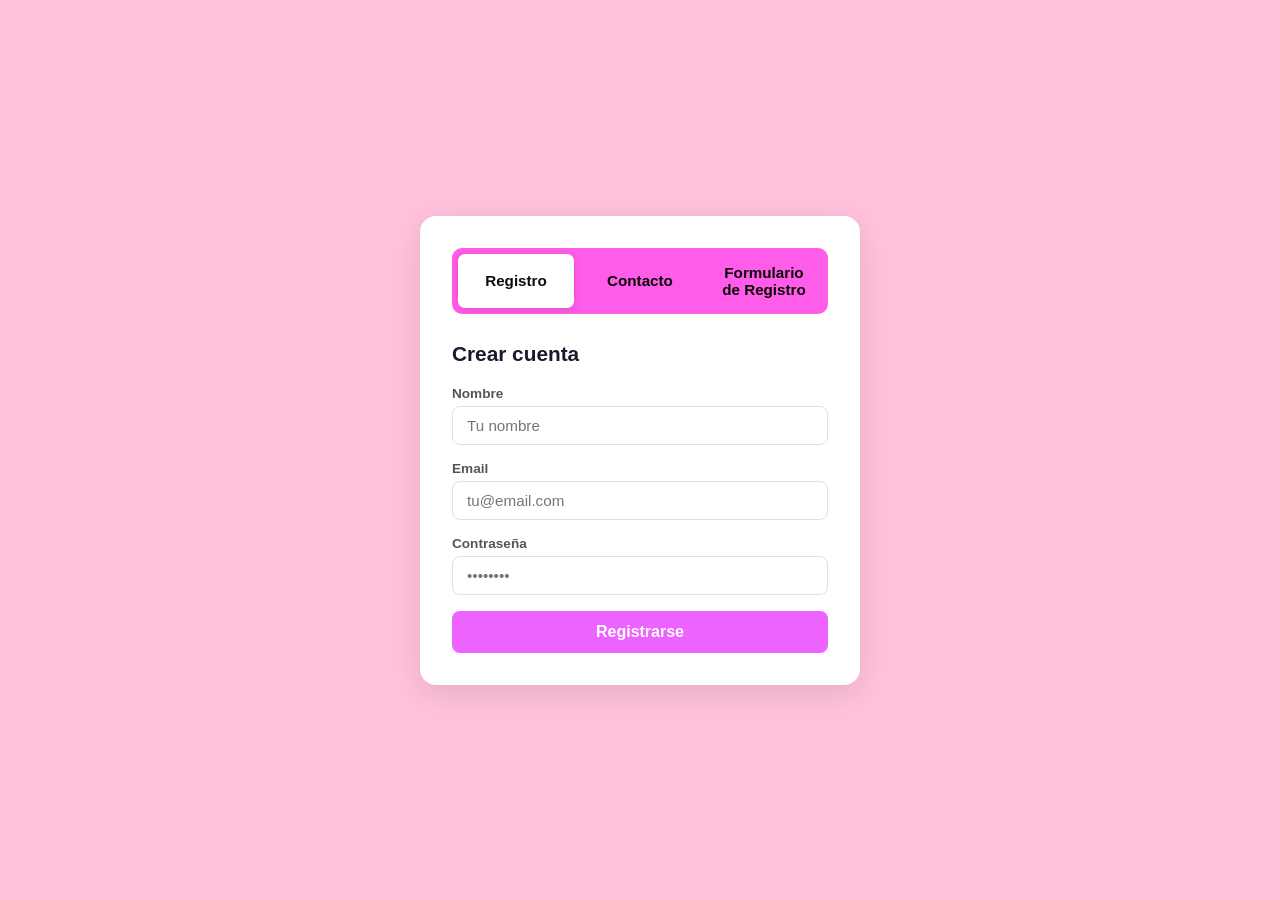
<file: SegundaClase/practica.html>
<!DOCTYPE html>
<html lang="es">
<head>
  <meta charset="UTF-8"/>
  <meta name="viewport" content="width=device-width, initial-scale=1.0"/>
  <title>Menú con Formularios</title>
  <link rel="stylesheet" href="style.css"/>
</head>
<body>

  <div class="container">

    <!-- ① MENÚ DE NAVEGACIÓN -->
    <nav class="menu">
      <button class="tab-btn active"
              data-tab="registro">
        Registro
      </button>
      <button class="tab-btn"
              data-tab="contacto">
        Contacto
        </button>

  <!-- ★ NUEVO BOTÓN -->
  <button class="tab-btn"
          data-tab="formularioRegistro">
    Formulario de Registro
  </button>

      </button>
    </nav>

    <!-- ② FORMULARIO 1: REGISTRO -->
    <section id="registro" class="form-panel active">
      <h2>Crear cuenta</h2>
      <form>
        <label>Nombre</label>
        <input type="text" placeholder="Tu nombre"/>

        <label>Email</label>
        <input type="email" placeholder="tu@email.com"/>

        <label>Contraseña</label>
        <input type="password" placeholder="••••••••"/>

        <button type="submit">Registrarse</button>
      </form>
    </section>

    <!-- ③ FORMULARIO 2: CONTACTO -->
    <section id="contacto" class="form-panel">
      <h2>Contáctanos</h2>
      <form>
        <label>Asunto</label>
        <input type="text" placeholder="¿En qué podemos ayudar?"/>

        <label>Mensaje</label>
        <textarea rows="4"
                  placeholder="Escribe tu mensaje aquí..."></textarea>

        <button type="submit">Enviar mensaje</button>
      </form>

</section>
<section id="formularioRegistro" class="form-panel">
  <h2>Formulario de Registro</h2>
  <iframe
    src="formularioRegistro.html"
    width="100%"
    height="700"
    style="border: none; border-radius: 8px;"
  ></iframe>
</section>
  </div>

  <script src="app.js"></script>
</body>
</html>
</file>
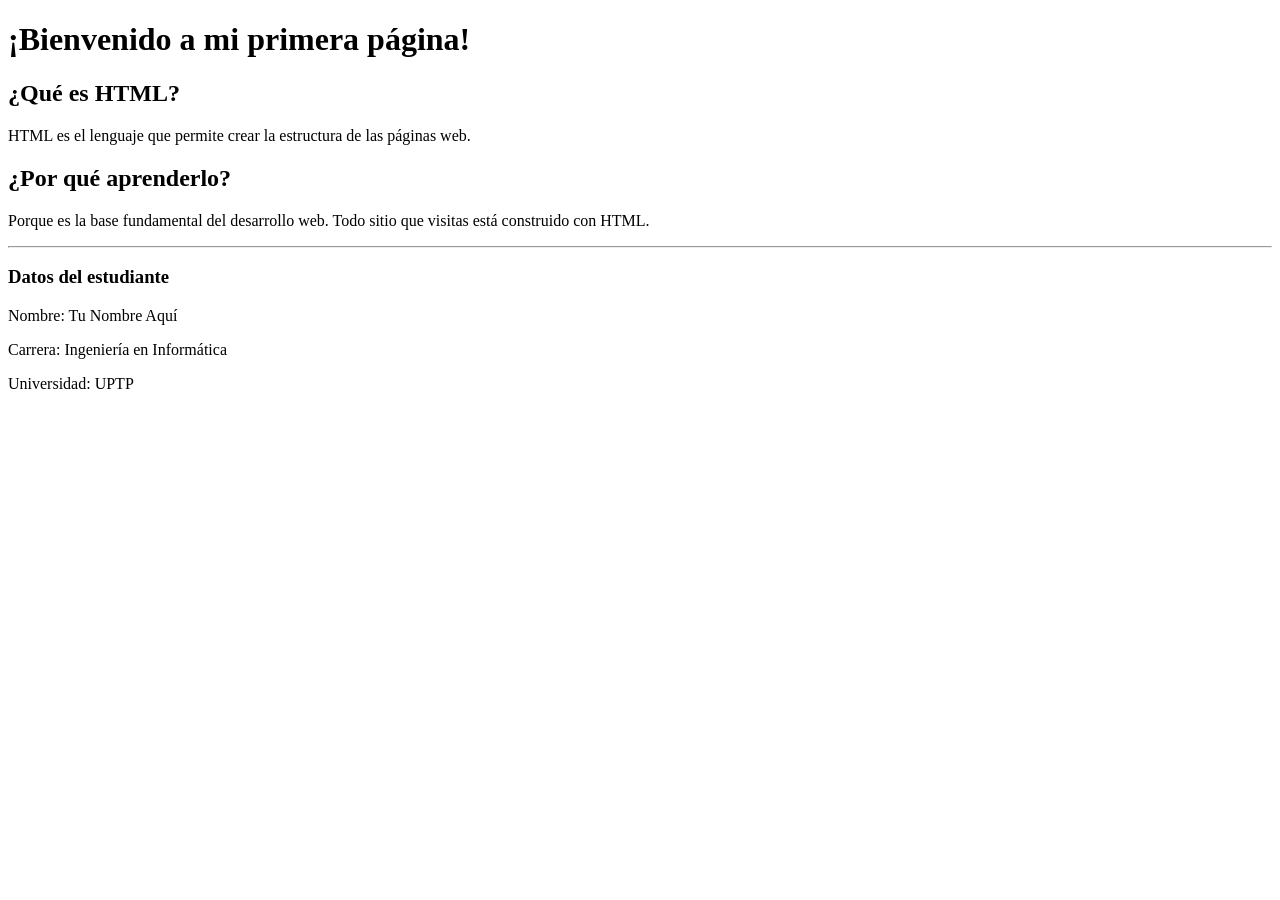
<file: 01-introduccion-html/ejemplos/mi-primera-pagina.html>
<!DOCTYPE html>
<html lang="es">
<head>
    <meta charset="UTF-8">
    <meta name="viewport" content="width=device-width, initial-scale=1.0">
    <title>Mi Primera Página Web</title>
</head>
<body>
    <h1>¡Bienvenido a mi primera página!</h1>
    <h2>¿Qué es HTML?</h2>
    <p>HTML es el lenguaje que permite crear la estructura de las páginas web.</p>
    
    <h2>¿Por qué aprenderlo?</h2>
    <p>Porque es la base fundamental del desarrollo web. Todo sitio que visitas está construido con HTML.</p>
    
    <hr>
    
    <h3>Datos del estudiante</h3>
    <p>Nombre: Tu Nombre Aquí</p>
    <p>Carrera: Ingeniería en Informática</p>
    <p>Universidad: UPTP</p>
    
    <!-- Este es un comentario: modifica los datos de arriba con tu información -->
</body>
</html>
</file>
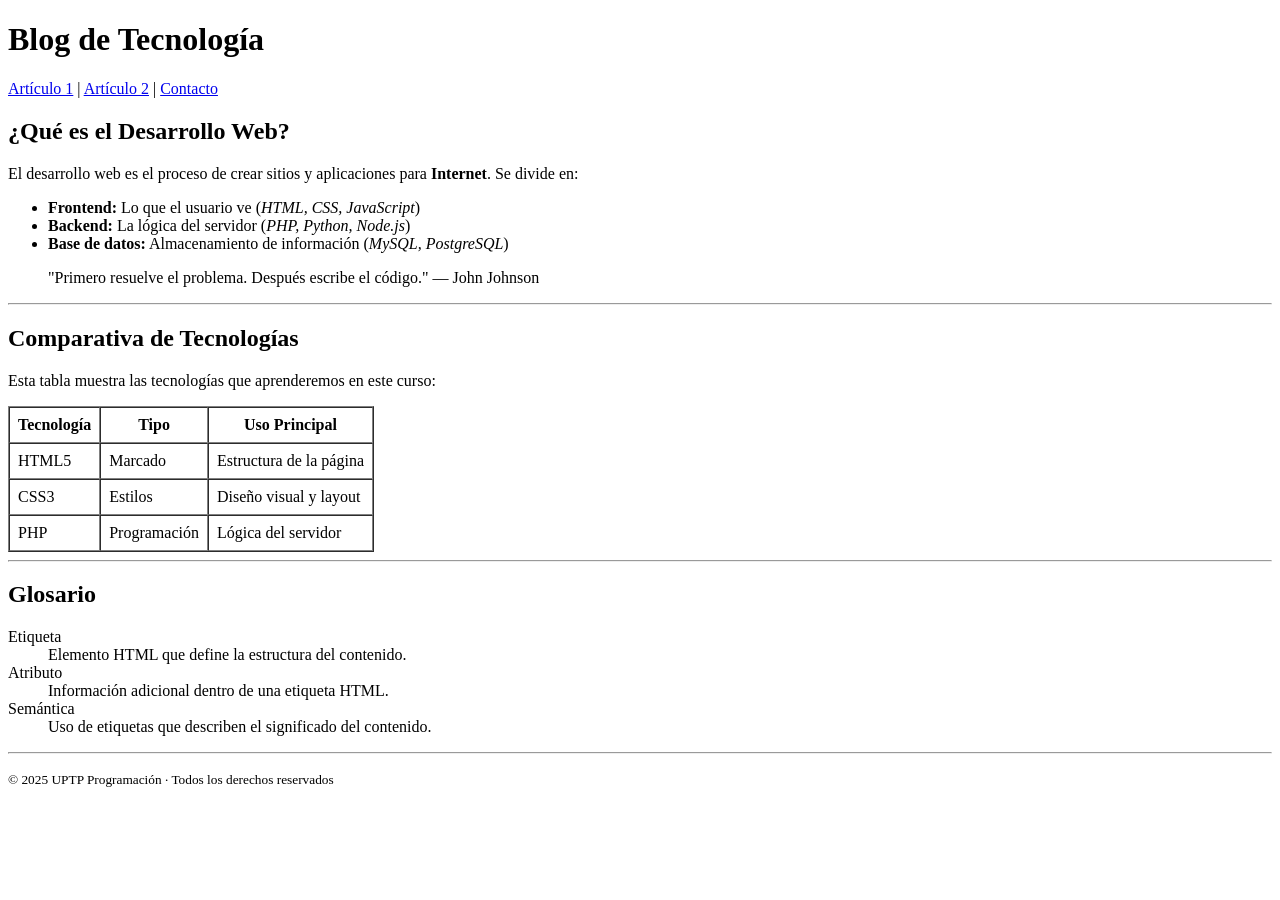
<file: 02-estructura-y-texto/ejemplos/estructura-semantica.html>
<!DOCTYPE html>
<html lang="es">
<head>
    <meta charset="UTF-8">
    <meta name="viewport" content="width=device-width, initial-scale=1.0">
    <title>Estructura y Texto - Ejemplo</title>
</head>
<body>

    <!-- ESTRUCTURA SEMÁNTICA -->
    <header>
        <h1>Blog de Tecnología</h1>
        <nav>
            <a href="#articulo1">Artículo 1</a> |
            <a href="#articulo2">Artículo 2</a> |
            <a href="#contacto">Contacto</a>
        </nav>
    </header>

    <main>
        <!-- ARTÍCULO CON FORMATO DE TEXTO -->
        <article id="articulo1">
            <h2>¿Qué es el Desarrollo Web?</h2>
            <p>El desarrollo web es el proceso de crear sitios y aplicaciones para <strong>Internet</strong>. Se divide en:</p>
            
            <ul>
                <li><strong>Frontend:</strong> Lo que el usuario ve (<em>HTML, CSS, JavaScript</em>)</li>
                <li><strong>Backend:</strong> La lógica del servidor (<em>PHP, Python, Node.js</em>)</li>
                <li><strong>Base de datos:</strong> Almacenamiento de información (<em>MySQL, PostgreSQL</em>)</li>
            </ul>

            <blockquote>
                "Primero resuelve el problema. Después escribe el código." — John Johnson
            </blockquote>
        </article>

        <hr>

        <!-- ARTÍCULO CON TABLA -->
        <article id="articulo2">
            <h2>Comparativa de Tecnologías</h2>
            <p>Esta tabla muestra las tecnologías que aprenderemos en este curso:</p>

            <table border="1" cellpadding="8" cellspacing="0">
                <thead>
                    <tr>
                        <th>Tecnología</th>
                        <th>Tipo</th>
                        <th>Uso Principal</th>
                    </tr>
                </thead>
                <tbody>
                    <tr>
                        <td>HTML5</td>
                        <td>Marcado</td>
                        <td>Estructura de la página</td>
                    </tr>
                    <tr>
                        <td>CSS3</td>
                        <td>Estilos</td>
                        <td>Diseño visual y layout</td>
                    </tr>
                    <tr>
                        <td>PHP</td>
                        <td>Programación</td>
                        <td>Lógica del servidor</td>
                    </tr>
                </tbody>
            </table>
        </article>

        <hr>

        <!-- SECCIÓN CON LISTA DE DEFINICIONES -->
        <section>
            <h2>Glosario</h2>
            <dl>
                <dt>Etiqueta</dt>
                <dd>Elemento HTML que define la estructura del contenido.</dd>

                <dt>Atributo</dt>
                <dd>Información adicional dentro de una etiqueta HTML.</dd>

                <dt>Semántica</dt>
                <dd>Uso de etiquetas que describen el significado del contenido.</dd>
            </dl>
        </section>
    </main>

    <!-- PIE DE PÁGINA -->
    <footer id="contacto">
        <hr>
        <p><small>&copy; 2025 UPTP Programación · Todos los derechos reservados</small></p>
    </footer>

</body>
</html>
</file>
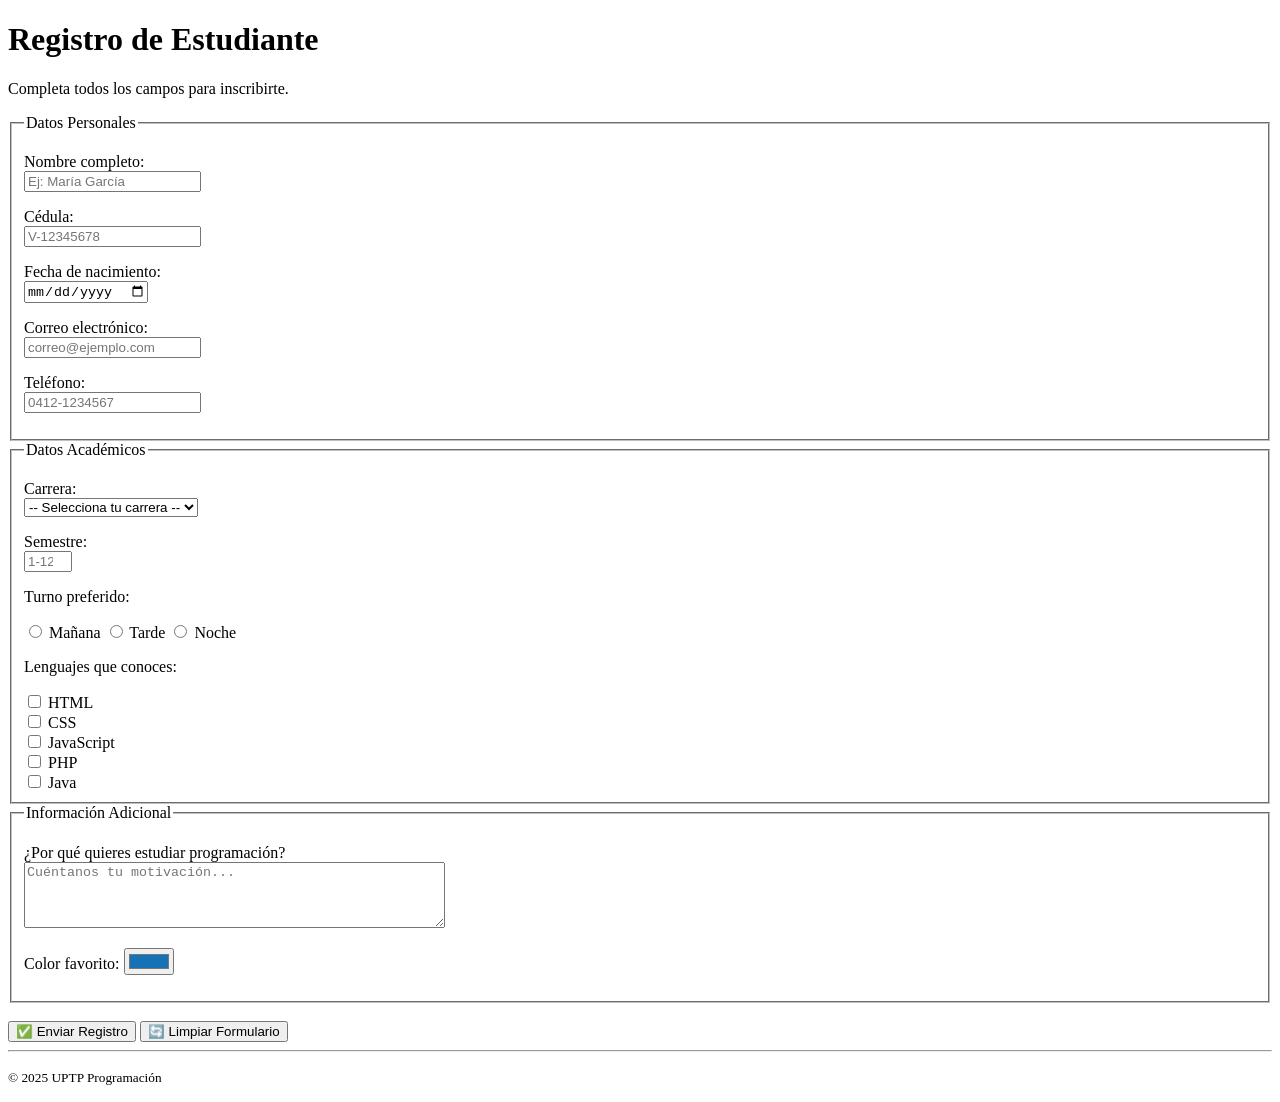
<file: 04-formularios-html/ejemplos/formulario-registro.html>
<!DOCTYPE html>
<html lang="es">
<head>
    <meta charset="UTF-8">
    <meta name="viewport" content="width=device-width, initial-scale=1.0">
    <title>Formulario de Registro - Ejemplo</title>
</head>
<body>

    <header>
        <h1>Registro de Estudiante</h1>
        <p>Completa todos los campos para inscribirte.</p>
    </header>

    <main>
        <form action="procesar.php" method="POST">

            <!-- DATOS PERSONALES -->
            <fieldset>
                <legend>Datos Personales</legend>

                <p>
                    <label for="nombre">Nombre completo:</label><br>
                    <input type="text" id="nombre" name="nombre" placeholder="Ej: María García" required>
                </p>

                <p>
                    <label for="cedula">Cédula:</label><br>
                    <input type="text" id="cedula" name="cedula" placeholder="V-12345678" required maxlength="10">
                </p>

                <p>
                    <label for="fecha_nac">Fecha de nacimiento:</label><br>
                    <input type="date" id="fecha_nac" name="fecha_nacimiento" required>
                </p>

                <p>
                    <label for="email">Correo electrónico:</label><br>
                    <input type="email" id="email" name="email" placeholder="correo@ejemplo.com" required>
                </p>

                <p>
                    <label for="telefono">Teléfono:</label><br>
                    <input type="tel" id="telefono" name="telefono" placeholder="0412-1234567">
                </p>
            </fieldset>

            <!-- DATOS ACADÉMICOS -->
            <fieldset>
                <legend>Datos Académicos</legend>

                <p>
                    <label for="carrera">Carrera:</label><br>
                    <select id="carrera" name="carrera" required>
                        <option value="">-- Selecciona tu carrera --</option>
                        <option value="informatica">Ingeniería en Informática</option>
                        <option value="sistemas">Ingeniería de Sistemas</option>
                        <option value="electronica">Ingeniería Electrónica</option>
                        <option value="mecanica">Ingeniería Mecánica</option>
                    </select>
                </p>

                <p>
                    <label for="semestre">Semestre:</label><br>
                    <input type="number" id="semestre" name="semestre" min="1" max="12" placeholder="1-12" required>
                </p>

                <p>Turno preferido:</p>
                <input type="radio" id="manana" name="turno" value="manana" required>
                <label for="manana">Mañana</label>
                <input type="radio" id="tarde" name="turno" value="tarde">
                <label for="tarde">Tarde</label>
                <input type="radio" id="noche" name="turno" value="noche">
                <label for="noche">Noche</label>

                <p>Lenguajes que conoces:</p>
                <input type="checkbox" id="html_check" name="lenguajes[]" value="html">
                <label for="html_check">HTML</label><br>
                <input type="checkbox" id="css_check" name="lenguajes[]" value="css">
                <label for="css_check">CSS</label><br>
                <input type="checkbox" id="js_check" name="lenguajes[]" value="javascript">
                <label for="js_check">JavaScript</label><br>
                <input type="checkbox" id="php_check" name="lenguajes[]" value="php">
                <label for="php_check">PHP</label><br>
                <input type="checkbox" id="java_check" name="lenguajes[]" value="java">
                <label for="java_check">Java</label>
            </fieldset>

            <!-- INFORMACIÓN ADICIONAL -->
            <fieldset>
                <legend>Información Adicional</legend>

                <p>
                    <label for="motivacion">¿Por qué quieres estudiar programación?</label><br>
                    <textarea id="motivacion" name="motivacion" rows="4" cols="50" placeholder="Cuéntanos tu motivación..."></textarea>
                </p>

                <p>
                    <label for="color">Color favorito:</label>
                    <input type="color" id="color" name="color_favorito" value="#1572B6">
                </p>
            </fieldset>

            <br>

            <!-- BOTONES -->
            <button type="submit">✅ Enviar Registro</button>
            <button type="reset">🔄 Limpiar Formulario</button>

        </form>
    </main>

    <footer>
        <hr>
        <p><small>&copy; 2025 UPTP Programación</small></p>
    </footer>

</body>
</html>
</file>
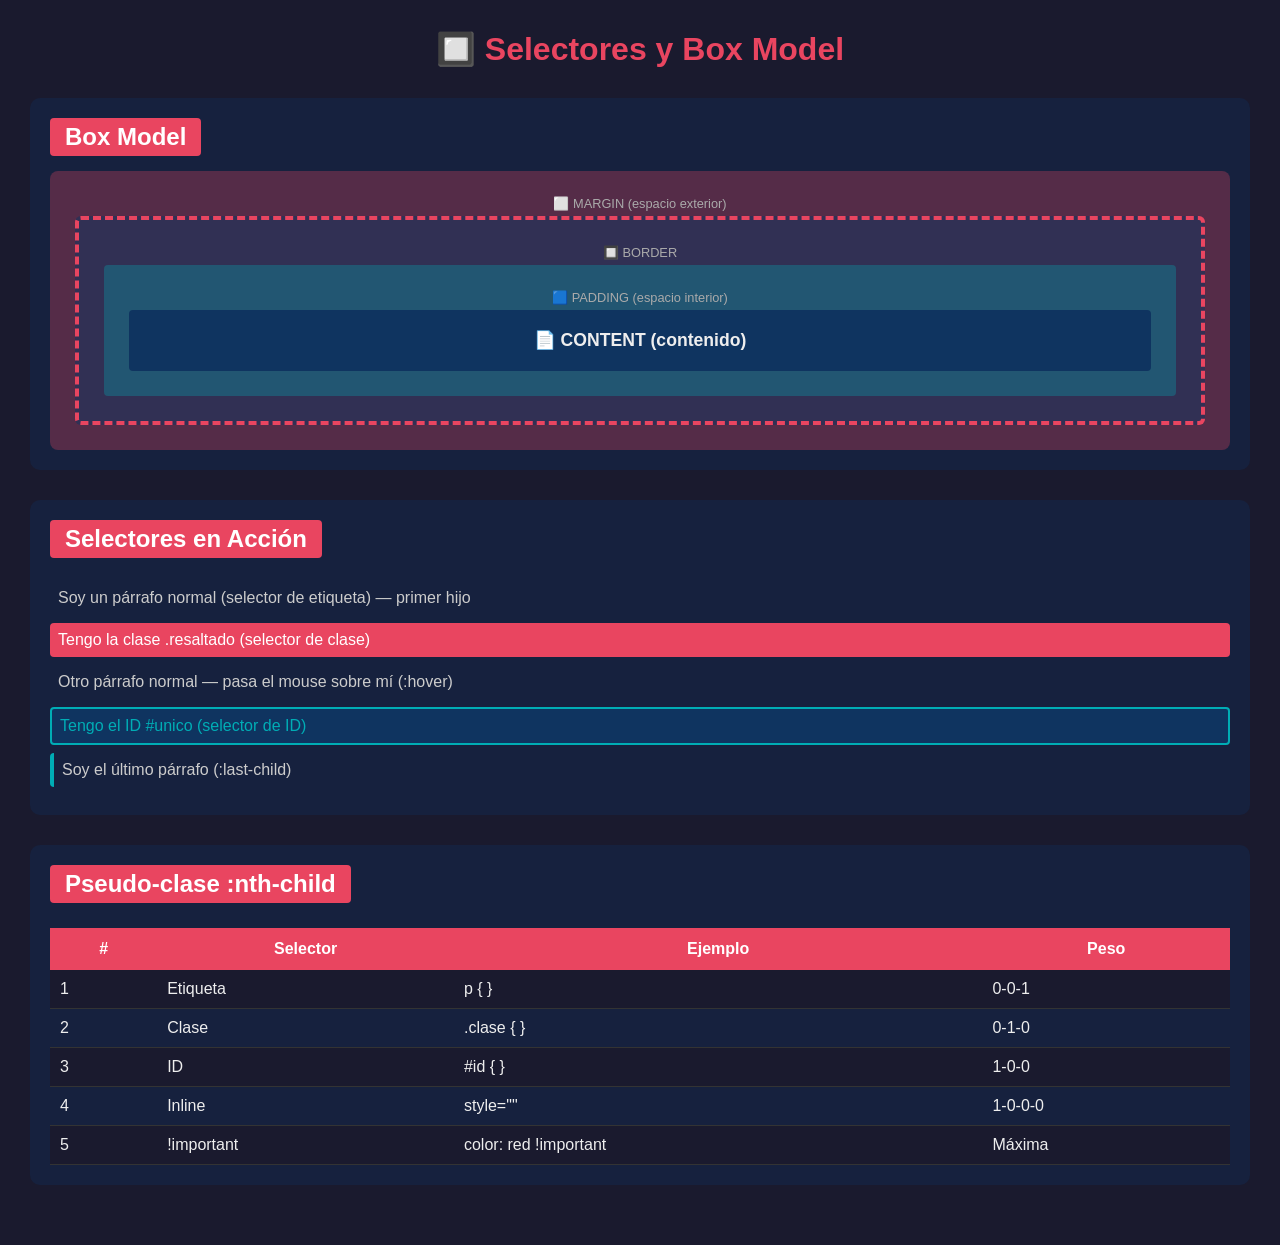
<file: 06-selectores-y-box-model/ejemplos/box-model-demo.html>
<!DOCTYPE html>
<html lang="es">
<head>
    <meta charset="UTF-8">
    <meta name="viewport" content="width=device-width, initial-scale=1.0">
    <title>Box Model - Demostración Visual</title>
    <style>
        * { box-sizing: border-box; margin: 0; padding: 0; }

        body {
            font-family: 'Segoe UI', sans-serif;
            background: #1a1a2e;
            color: #eee;
            padding: 30px;
        }

        h1 { text-align: center; margin-bottom: 30px; color: #e94560; }
        h2 { color: #0f3460; background: #e94560; display: inline-block; padding: 5px 15px; border-radius: 4px; margin-bottom: 15px; color: white; }

        /* --- DEMOSTRACIÓN BOX MODEL --- */
        .box-demo {
            background: #16213e;
            padding: 20px;
            border-radius: 10px;
            margin-bottom: 30px;
        }

        .margin-layer {
            background: rgba(233, 69, 96, 0.3);
            padding: 25px;
            border-radius: 8px;
            text-align: center;
        }

        .border-layer {
            border: 4px dashed #e94560;
            padding: 25px;
            border-radius: 6px;
            background: rgba(15, 52, 96, 0.5);
        }

        .padding-layer {
            background: rgba(0, 173, 181, 0.3);
            padding: 25px;
            border-radius: 4px;
        }

        .content-layer {
            background: #0f3460;
            padding: 20px;
            border-radius: 4px;
            font-weight: bold;
            font-size: 1.1rem;
        }

        .label { font-size: 0.8rem; color: #aaa; margin-bottom: 5px; }

        /* --- SELECTORES --- */
        .selectores-demo {
            background: #16213e;
            padding: 20px;
            border-radius: 10px;
            margin-bottom: 30px;
        }

        .selectores-demo p { color: #ccc; margin: 8px 0; padding: 8px; border-radius: 4px; }
        .selectores-demo .resaltado { background: #e94560; color: white; }
        .selectores-demo #unico { background: #0f3460; border: 2px solid #00adb5; color: #00adb5; }
        .selectores-demo p:hover { background: #333; cursor: pointer; }
        .selectores-demo p:first-child { border-left: 4px solid #e94560; }
        .selectores-demo p:last-child { border-left: 4px solid #00adb5; }

        /* --- TABLA ZEBRA --- */
        table { width: 100%; border-collapse: collapse; margin-top: 10px; }
        th { background: #e94560; color: white; padding: 12px; }
        td { padding: 10px; border-bottom: 1px solid #333; }
        tr:nth-child(even) { background: #16213e; }
        tr:nth-child(odd) { background: #1a1a2e; }
        tr:hover { background: #0f3460; }
    </style>
</head>
<body>

    <h1>🔲 Selectores y Box Model</h1>

    <!-- BOX MODEL VISUAL -->
    <div class="box-demo">
        <h2>Box Model</h2>
        <div class="margin-layer">
            <p class="label">⬜ MARGIN (espacio exterior)</p>
            <div class="border-layer">
                <p class="label">🔲 BORDER</p>
                <div class="padding-layer">
                    <p class="label">🟦 PADDING (espacio interior)</p>
                    <div class="content-layer">
                        📄 CONTENT (contenido)
                    </div>
                </div>
            </div>
        </div>
    </div>

    <!-- SELECTORES EN ACCIÓN -->
    <div class="selectores-demo">
        <h2>Selectores en Acción</h2>
        <p>Soy un párrafo normal (selector de etiqueta) — primer hijo</p>
        <p class="resaltado">Tengo la clase .resaltado (selector de clase)</p>
        <p>Otro párrafo normal — pasa el mouse sobre mí (:hover)</p>
        <p id="unico">Tengo el ID #unico (selector de ID)</p>
        <p>Soy el último párrafo (:last-child)</p>
    </div>

    <!-- TABLA CON nth-child -->
    <div class="box-demo">
        <h2>Pseudo-clase :nth-child</h2>
        <table>
            <thead>
                <tr>
                    <th>#</th>
                    <th>Selector</th>
                    <th>Ejemplo</th>
                    <th>Peso</th>
                </tr>
            </thead>
            <tbody>
                <tr><td>1</td><td>Etiqueta</td><td>p { }</td><td>0-0-1</td></tr>
                <tr><td>2</td><td>Clase</td><td>.clase { }</td><td>0-1-0</td></tr>
                <tr><td>3</td><td>ID</td><td>#id { }</td><td>1-0-0</td></tr>
                <tr><td>4</td><td>Inline</td><td>style=""</td><td>1-0-0-0</td></tr>
                <tr><td>5</td><td>!important</td><td>color: red !important</td><td>Máxima</td></tr>
            </tbody>
        </table>
    </div>

</body>
</html>
</file>
<file: 05-introduccion-css/ejemplos/estilos-basicos.css>
/* ==============================
   ESTILOS BÁSICOS - EJEMPLO 05
   ============================== */

/* --- RESET BÁSICO --- */
* {
    margin: 0;
    padding: 0;
    box-sizing: border-box;
}

/* --- CUERPO --- */
body {
    font-family: 'Segoe UI', Tahoma, Geneva, Verdana, sans-serif;
    font-size: 16px;
    line-height: 1.6;
    color: #333;
    background-color: #f9f9f9;
    padding: 20px;
}

/* --- ENCABEZADO --- */
header {
    text-align: center;
    background-color: #2c3e50;
    color: white;
    padding: 30px;
    border-radius: 8px;
    margin-bottom: 30px;
}

header h1 {
    font-size: 2rem;
    letter-spacing: 2px;
}

.subtitulo {
    color: #bdc3c7;
    font-style: italic;
    margin-top: 5px;
}

/* --- SECCIONES --- */
section {
    background-color: white;
    padding: 25px;
    margin-bottom: 20px;
    border-radius: 8px;
    border: 1px solid #e0e0e0;
}

h2 {
    color: #2c3e50;
    font-size: 1.5rem;
    border-bottom: 3px solid #3498db;
    padding-bottom: 8px;
    margin-bottom: 15px;
}

/* --- CLASES DE TEXTO --- */
.destacado {
    background-color: #fff3cd;
    color: #856404;
    padding: 10px 15px;
    border-left: 4px solid #ffc107;
    border-radius: 4px;
    margin: 10px 0;
}

.alerta {
    background-color: #f8d7da;
    color: #721c24;
    padding: 10px 15px;
    border-left: 4px solid #dc3545;
    border-radius: 4px;
    margin: 10px 0;
}

/* --- CAJAS --- */
.caja {
    padding: 20px;
    margin: 10px 0;
    border-radius: 8px;
    color: white;
    text-align: center;
    font-weight: bold;
}

.caja-azul {
    background-color: #3498db;
    border: 2px solid #2980b9;
}

.caja-verde {
    background-color: #27ae60;
    border: 3px dashed #1e8449;
}

.caja-gradiente {
    background: linear-gradient(135deg, #667eea, #764ba2);
    border: none;
}

/* --- LISTA ESTILIZADA --- */
.lista-bonita {
    list-style: none;
    padding: 0;
}

.lista-bonita li {
    background-color: #ecf0f1;
    padding: 12px 20px;
    margin: 5px 0;
    border-radius: 6px;
    border-left: 4px solid #3498db;
    font-weight: bold;
    color: #2c3e50;
}

/* --- PIE DE PÁGINA --- */
footer {
    text-align: center;
    padding: 20px;
    color: #999;
    font-size: 0.9rem;
}
</file>
<file: clases/SegundaClase/Ejemplo Segunda Clase/style.css>
/* ===================================================================
   ESTILOS CSS - Sistema de Tabs con Formularios
   =================================================================== */

/* ① RESET CSS UNIVERSAL
   --------------------------------------------------------
   El selector * (asterisco) selecciona TODOS los elementos HTML.
   box-sizing: border-box → el padding y border se incluyen DENTRO
   del ancho/alto total del elemento (no se suman por fuera).
   Sin esto, un elemento de width:100px con padding:10px mediría 120px.
   margin: 0; padding: 0; → elimina los márgenes y rellenos predeterminados
   que cada navegador aplica de forma diferente.
   Ref *: https://developer.mozilla.org/es/docs/Web/CSS/Universal_selectors
   Ref box-sizing: https://developer.mozilla.org/es/docs/Web/CSS/box-sizing
   Ref margin: https://developer.mozilla.org/es/docs/Web/CSS/margin
   Ref padding: https://developer.mozilla.org/es/docs/Web/CSS/padding */
* { box-sizing: border-box; margin: 0; padding: 0; }

/* ② ESTILOS DEL BODY
   --------------------------------------------------------
   font-family: sans-serif → usa la fuente sans-serif predeterminada del sistema.
   background: #f0f2f5 → fondo gris claro (similar al fondo de Facebook).
   display: flex → activa el modelo Flexbox para alinear contenido.
   justify-content: center → centra horizontalmente el contenido.
   align-items: center → centra verticalmente el contenido.
   min-height: 100vh → el body ocupa al menos el 100% de la altura visible.
   vh = viewport height (altura de la ventana del navegador).
   Ref display flex: https://developer.mozilla.org/es/docs/Web/CSS/display
   Ref Guía Flexbox: https://developer.mozilla.org/es/docs/Web/CSS/CSS_flexible_box_layout/Basic_concepts_of_flexbox
   Ref justify-content: https://developer.mozilla.org/es/docs/Web/CSS/justify-content
   Ref align-items: https://developer.mozilla.org/es/docs/Web/CSS/align-items
   Ref min-height: https://developer.mozilla.org/es/docs/Web/CSS/min-height
   Ref unidades vh: https://developer.mozilla.org/es/docs/Web/CSS/length#vh */
body {
  font-family: sans-serif;
  background: #f0f2f5;
  display: flex;
  justify-content: center;
  align-items: center;
  min-height: 100vh;
}

/* ③ CONTENEDOR PRINCIPAL (.container)
   --------------------------------------------------------
   background: white → fondo blanco para la tarjeta.
   border-radius: 16px → esquinas redondeadas (mayor valor = más redondas).
   padding: 32px → espacio interno entre el borde y el contenido.
   width: 100% → ocupa todo el ancho disponible...
   max-width: 600px → ...pero nunca más de 600px (diseño responsivo).
   height: 600px → altura fija de 600 píxeles.
   box-shadow → sombra que da efecto de elevación/profundidad.
     0 = desplazamiento horizontal
     8px = desplazamiento vertical
     32px = difuminado (blur)
     rgba(0,0,0,.1) = color negro con 10% de opacidad
   Ref border-radius: https://developer.mozilla.org/es/docs/Web/CSS/border-radius
   Ref box-shadow: https://developer.mozilla.org/es/docs/Web/CSS/box-shadow
   Ref max-width: https://developer.mozilla.org/es/docs/Web/CSS/max-width
   Ref rgba: https://developer.mozilla.org/es/docs/Web/CSS/color_value/rgba */
.container {
  background: white;
  border-radius: 16px;
  padding: 32px;
  width: 100%;
  max-width: 600px;
  height: 600px;
  box-shadow: 0 8px 32px rgba(0,0,0,.1);
}

/* ④ BARRA DE MENÚ / TABS (.menu)
   --------------------------------------------------------
   display: flex → los botones se alinean en fila horizontal.
   gap: 8px → espacio de 8px entre cada botón (sin necesidad de margin).
   background: #f0f2f5 → fondo gris para distinguir la barra del contenido.
   padding: 6px → espacio interno alrededor de los botones.
   border-radius: 10px → esquinas redondeadas de la barra completa.
   margin-bottom: 28px → espacio debajo de la barra antes del contenido.
   Ref gap: https://developer.mozilla.org/es/docs/Web/CSS/gap */
.menu {
  display: flex;
  gap: 8px;
  background: #f0f2f5;
  padding: 6px;
  border-radius: 10px;
  margin-bottom: 28px;
}

/* ⑤ BOTONES DE TAB (.tab-btn)
   --------------------------------------------------------
   flex: 1 → cada botón ocupa el mismo espacio disponible (distribución equitativa).
   border: none → elimina el borde predeterminado del botón.
   background: transparent → fondo transparente (inactivo por defecto).
   cursor: pointer → el cursor cambia a manita al pasar sobre el botón.
   font-size: .95rem → tamaño de fuente relativo al root (rem = root em).
   font-weight: 600 → grosor de la fuente (400=normal, 600=semi-bold, 700=bold).
   color: #888 → color gris para botones inactivos.
   transition: all 0.25s → anima TODOS los cambios de propiedad en 0.25 segundos.
   Ref flex: https://developer.mozilla.org/es/docs/Web/CSS/flex
   Ref cursor: https://developer.mozilla.org/es/docs/Web/CSS/cursor
   Ref font-weight: https://developer.mozilla.org/es/docs/Web/CSS/font-weight
   Ref rem: https://developer.mozilla.org/es/docs/Web/CSS/length#rem
   Ref transition: https://developer.mozilla.org/es/docs/Web/CSS/transition */
.tab-btn {
  flex: 1;
  padding: 10px;
  border: none;
  border-radius: 7px;
  background: transparent;
  cursor: pointer;
  font-size: .95rem;
  font-weight: 600;
  color: #888;
  transition: all 0.25s;
}

/* ⑥ BOTÓN ACTIVO (.tab-btn.active)
   --------------------------------------------------------
   Cuando JavaScript agrega la clase "active" al botón (classList.add('active')),
   estos estilos se aplican: fondo blanco, texto oscuro y sombra sutil.
   El selector .tab-btn.active selecciona elementos que tienen AMBAS clases.
   Ref selectores de clase: https://developer.mozilla.org/es/docs/Web/CSS/Class_selectors
   Ref selectores compuestos: https://developer.mozilla.org/es/docs/Web/CSS/CSS_selectors/Selector_structure#compound_selector */
.tab-btn.active {
  background: white;
  color: #333;
  box-shadow: 0 2px 8px rgba(0,0,0,.12);
}

/* ⑦ HOVER EN BOTONES INACTIVOS
   --------------------------------------------------------
   :hover se activa cuando el cursor está sobre el elemento.
   :not(.active) excluye los botones que ya tienen la clase "active".
   Así solo cambia el color de los botones inactivos al pasar el mouse.
   Ref :hover: https://developer.mozilla.org/es/docs/Web/CSS/:hover
   Ref :not(): https://developer.mozilla.org/es/docs/Web/CSS/:not */
.tab-btn:hover:not(.active) {
  color: #555;
}

/* ⑧ PANELES DE CONTENIDO (.form-panel)
   --------------------------------------------------------
   display: none → OCULTOS por defecto. Ningún panel se muestra inicialmente
   a menos que tenga también la clase "active".
   animation: fadeIn 0.3s ease → al aparecer, ejecuta la animación "fadeIn"
   durante 0.3 segundos con curva de aceleración "ease" (suave).
   Ref display: https://developer.mozilla.org/es/docs/Web/CSS/display
   Ref animation: https://developer.mozilla.org/es/docs/Web/CSS/animation */
.form-panel {
  display: none;
  animation: fadeIn 0.3s ease;
}

/* ⑨ PANEL ACTIVO (.form-panel.active)
   --------------------------------------------------------
   Cuando JavaScript agrega "active", el panel pasa de display:none
   a display:block, haciéndolo visible. Este cambio también dispara
   la animación fadeIn definida arriba.
   Ref display block: https://developer.mozilla.org/es/docs/Web/CSS/display */
.form-panel.active {
  display: block;
}

/* ⑩ ANIMACIÓN fadeIn
   --------------------------------------------------------
   @keyframes define una animación CSS con estados intermedios.
   from → estado inicial (opacity:0 = invisible, translateY(8px) = desplazado 8px abajo).
   to → estado final (opacity:1 = visible, translateY(0) = posición original).
   El resultado es que el panel aparece con un efecto de desvanecimiento
   mientras se desliza ligeramente hacia arriba.
   Ref @keyframes: https://developer.mozilla.org/es/docs/Web/CSS/@keyframes
   Ref opacity: https://developer.mozilla.org/es/docs/Web/CSS/opacity
   Ref transform: https://developer.mozilla.org/es/docs/Web/CSS/transform
   Ref translateY: https://developer.mozilla.org/es/docs/Web/CSS/transform-function/translateY */
@keyframes fadeIn {
  from { opacity: 0; transform: translateY(8px); }
  to   { opacity: 1; transform: translateY(0); }
}

/* ⑪ TÍTULOS DE LOS PANELES
   --------------------------------------------------------
   Estilos para los <h2> dentro de cada panel de formulario.
   color: #1a1a2e → azul muy oscuro (casi negro) para los títulos.
   Ref font-size: https://developer.mozilla.org/es/docs/Web/CSS/font-size */
.form-panel h2 {
  font-size: 1.3rem;
  margin-bottom: 20px;
  color: #1a1a2e;
}

/* ⑫ ETIQUETAS DE CAMPOS (label)
   --------------------------------------------------------
   display: block → ocupa toda la línea (fuerza salto de línea después).
   Por defecto <label> es inline (en la misma línea que otros elementos).
   Ref label styling: https://developer.mozilla.org/es/docs/Web/HTML/Element/label */
label {
  display: block;
  font-size: .85rem;
  font-weight: 600;
  color: #555;
  margin-bottom: 5px;
}

/* ⑬ CAMPOS DE FORMULARIO (input, select, textarea)
   --------------------------------------------------------
   width: 100% → ocupan todo el ancho del contenedor.
   padding: 10px 14px → espacio interno (10px arriba/abajo, 14px izq/der).
   border: 1.5px solid #e0e0e0 → borde gris claro de 1.5px.
   outline: none → elimina el contorno azul predeterminado del navegador al enfocar.
   transition: border-color 0.2s → anima el cambio de color del borde al enfocar.
   Ref input styling: https://developer.mozilla.org/es/docs/Web/CSS/CSS_basic_user_interface
   Ref outline: https://developer.mozilla.org/es/docs/Web/CSS/outline
   Ref border: https://developer.mozilla.org/es/docs/Web/CSS/border */
input, select, textarea {
  width: 100%;
  padding: 10px 14px;
  border: 1.5px solid #e0e0e0;
  border-radius: 8px;
  font-size: .95rem;
  margin-bottom: 16px;
  outline: none;
  transition: border-color 0.2s;
}

/* ⑭ ESTADO FOCUS DE LOS CAMPOS
   --------------------------------------------------------
   :focus se activa cuando el usuario hace click o navega con Tab al campo.
   Cambia el color del borde a morado (#6c63ff) para indicar visualmente
   qué campo está activo/seleccionado.
   Ref :focus: https://developer.mozilla.org/es/docs/Web/CSS/:focus */
input:focus, textarea:focus {
  border-color: #6c63ff;
}

/* ⑮ BOTÓN DE ENVÍO (submit)
   --------------------------------------------------------
   Selector por atributo: button[type="submit"] selecciona solo
   los botones con type="submit" (no afecta a type="reset" o type="button").
   background: #6c63ff → fondo morado (color principal de la app).
   Ref selector de atributo: https://developer.mozilla.org/es/docs/Web/CSS/Attribute_selectors
   Ref background: https://developer.mozilla.org/es/docs/Web/CSS/background */
button[type="submit"] {
  width: 100%;
  padding: 12px;
  background: #6c63ff;
  color: white;
  border: none;
  border-radius: 8px;
  font-size: 1rem;
  font-weight: 600;
  cursor: pointer;
  transition: background 0.2s;
}

/* ⑯ HOVER DEL BOTÓN SUBMIT
   --------------------------------------------------------
   Al pasar el mouse sobre el botón, el fondo se oscurece ligeramente
   (#574fd6 es un morado más oscuro que #6c63ff).
   La transition definida arriba (0.2s) hace que el cambio sea suave.
   Ref :hover: https://developer.mozilla.org/es/docs/Web/CSS/:hover */
button[type="submit"]:hover {
  background: #574fd6;
}
</file>
<file: clases/SegundaClase/Ejemplo/style.css>
/* ── Reset básico ── */
* { box-sizing: border-box; margin: 0; padding: 0; }

body {
  font-family: sans-serif;
  background: #f0f2f5;
  display: flex;
  justify-content: center;
  align-items: center;
  min-height: 100vh;
}

/* ── Contenedor principal ── */
.container {
  background: white;
  border-radius: 16px;
  padding: 32px;
  width: 100%;
  max-width: 600px;
  height: 600px;
  box-shadow: 0 8px 32px rgba(0,0,0,.1);
}

/* ── Menú / tabs ── */
.menu {
  display: flex;
  gap: 8px;
  background: #f0f2f5;
  padding: 6px;
  border-radius: 10px;
  margin-bottom: 28px;
}

.tab-btn {
  flex: 1;
  padding: 10px;
  border: none;
  border-radius: 7px;
  background: transparent;
  cursor: pointer;
  font-size: .95rem;
  font-weight: 600;
  color: #888;
  transition: all 0.25s;
}

/* 👇 Botón activo: fondo blanco con sombra */
.tab-btn.active {
  background: white;
  color: #333;
  box-shadow: 0 2px 8px rgba(0,0,0,.12);
}

.tab-btn:hover:not(.active) {
  color: #555;
}

/* ── Paneles de formulario ── */
.form-panel {
  display: none; /* ← OCULTO por defecto */
  animation: fadeIn 0.3s ease;
}

.form-panel.active {
  display: block; /* ← VISIBLE cuando tiene .active */
}

@keyframes fadeIn {
  from { opacity: 0; transform: translateY(8px); }
  to   { opacity: 1; transform: translateY(0); }
}

/* ── Estilos del formulario ── */
.form-panel h2 {
  font-size: 1.3rem;
  margin-bottom: 20px;
  color: #1a1a2e;
}

label {
  display: block;
  font-size: .85rem;
  font-weight: 600;
  color: #555;
  margin-bottom: 5px;
}

input, textarea {
  width: 100%;
  padding: 10px 14px;
  border: 1.5px solid #e0e0e0;
  border-radius: 8px;
  font-size: .95rem;
  margin-bottom: 16px;
  outline: none;
  transition: border-color 0.2s;
}

input:focus, textarea:focus {
  border-color: #6c63ff;
}

button[type="submit"] {
  width: 100%;
  padding: 12px;
  background: #6c63ff;
  color: white;
  border: none;
  border-radius: 8px;
  font-size: 1rem;
  font-weight: 600;
  cursor: pointer;
  transition: background 0.2s;
}

button[type="submit"]:hover {
  background: #574fd6;
}
</file>
<file: SegundaClase/style.css>
* { box-sizing: border-box; margin: 0; padding: 0; }

body {
  font-family: sans-serif;
  background: #ffc1db;
  display: flex;
  justify-content: center;
  align-items: center;
  min-height: 100vh;
}

/* ── Contenedor principal ── */
.container {
  background: rgb(255, 255, 255);
  border-radius: 16px;
  padding: 32px;
  width: 100%;
  max-width: 440px;
  box-shadow: 0 8px 32px rgba(0,0,0,.1);
}

/* ── Menú / tabs ── */
.menu {
  display: flex;
  gap: 8px;
  background: #ff5ce9;
  padding: 6px;
  border-radius: 10px;
  margin-bottom: 28px;
}

.tab-btn {
  flex: 1;
  padding: 10px;
  border: none;
  border-radius: 7px;
  background: transparent;
  cursor: pointer;
  font-size: .95rem;
  font-weight: 600;
  color: #080606;
  transition: all 0.25s;
}

/* 👇 Botón activo: fondo blanco con sombra */
.tab-btn.active {
  background: white;
  color: #0e0c0c;
  box-shadow: 0 2px 8px rgba(0,0,0,.12);
}

.tab-btn:hover:not(.active) {
  color: #161111;
}

/* ── Paneles de formulario ── */
.form-panel {
  display: none; /* ← OCULTO por defecto */
  animation: fadeIn 0.3s ease;
}

.form-panel.active {
  display: block; /* ← VISIBLE cuando tiene .active */
}

@keyframes fadeIn {
  from { opacity: 0; transform: translateY(8px); }
  to   { opacity: 1; transform: translateY(0); }
}

/* ── Estilos del formulario ── */
.form-panel h2 {
  font-size: 1.3rem;
  margin-bottom: 20px;
  color: #1a1a2e;
}

label {
  display: block;
  font-size: .85rem;
  font-weight: 600;
  color: #555;
  margin-bottom: 5px;
}

input, textarea {
  width: 100%;
  padding: 10px 14px;
  border: 1.5px solid #e0e0e0;
  border-radius: 8px;
  font-size: .95rem;
  margin-bottom: 16px;
  outline: none;
  transition: border-color 0.2s;
}

input:focus, textarea:focus {
  border-color: #ff63f2;
}

button[type="submit"] {
  width: 100%;
  padding: 12px;
  background: #ed63ff;
  color: white;
  border: none;
  border-radius: 8px;
  font-size: 1rem;
  font-weight: 600;
  cursor: pointer;
  transition: background 0.2s;
}

button[type="submit"]:hover {
  background: #d14fd6;
}
</file>
